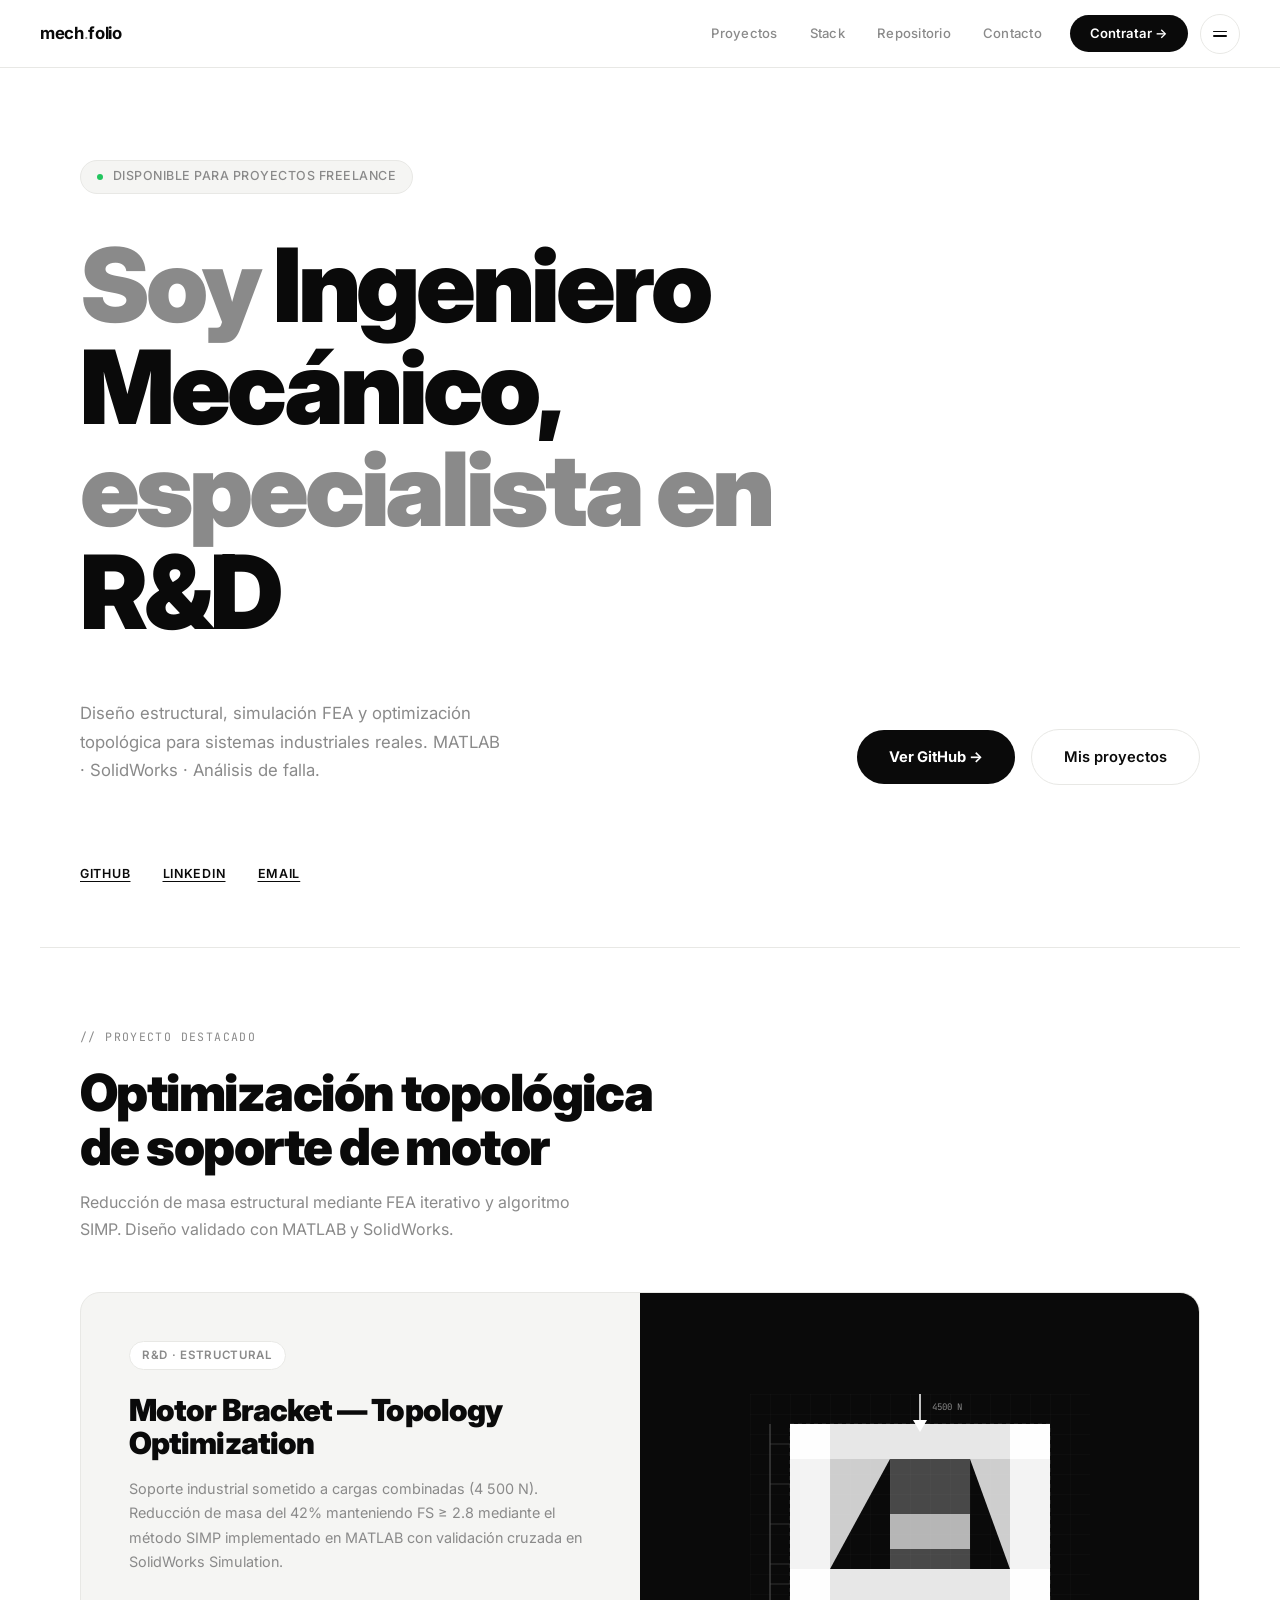
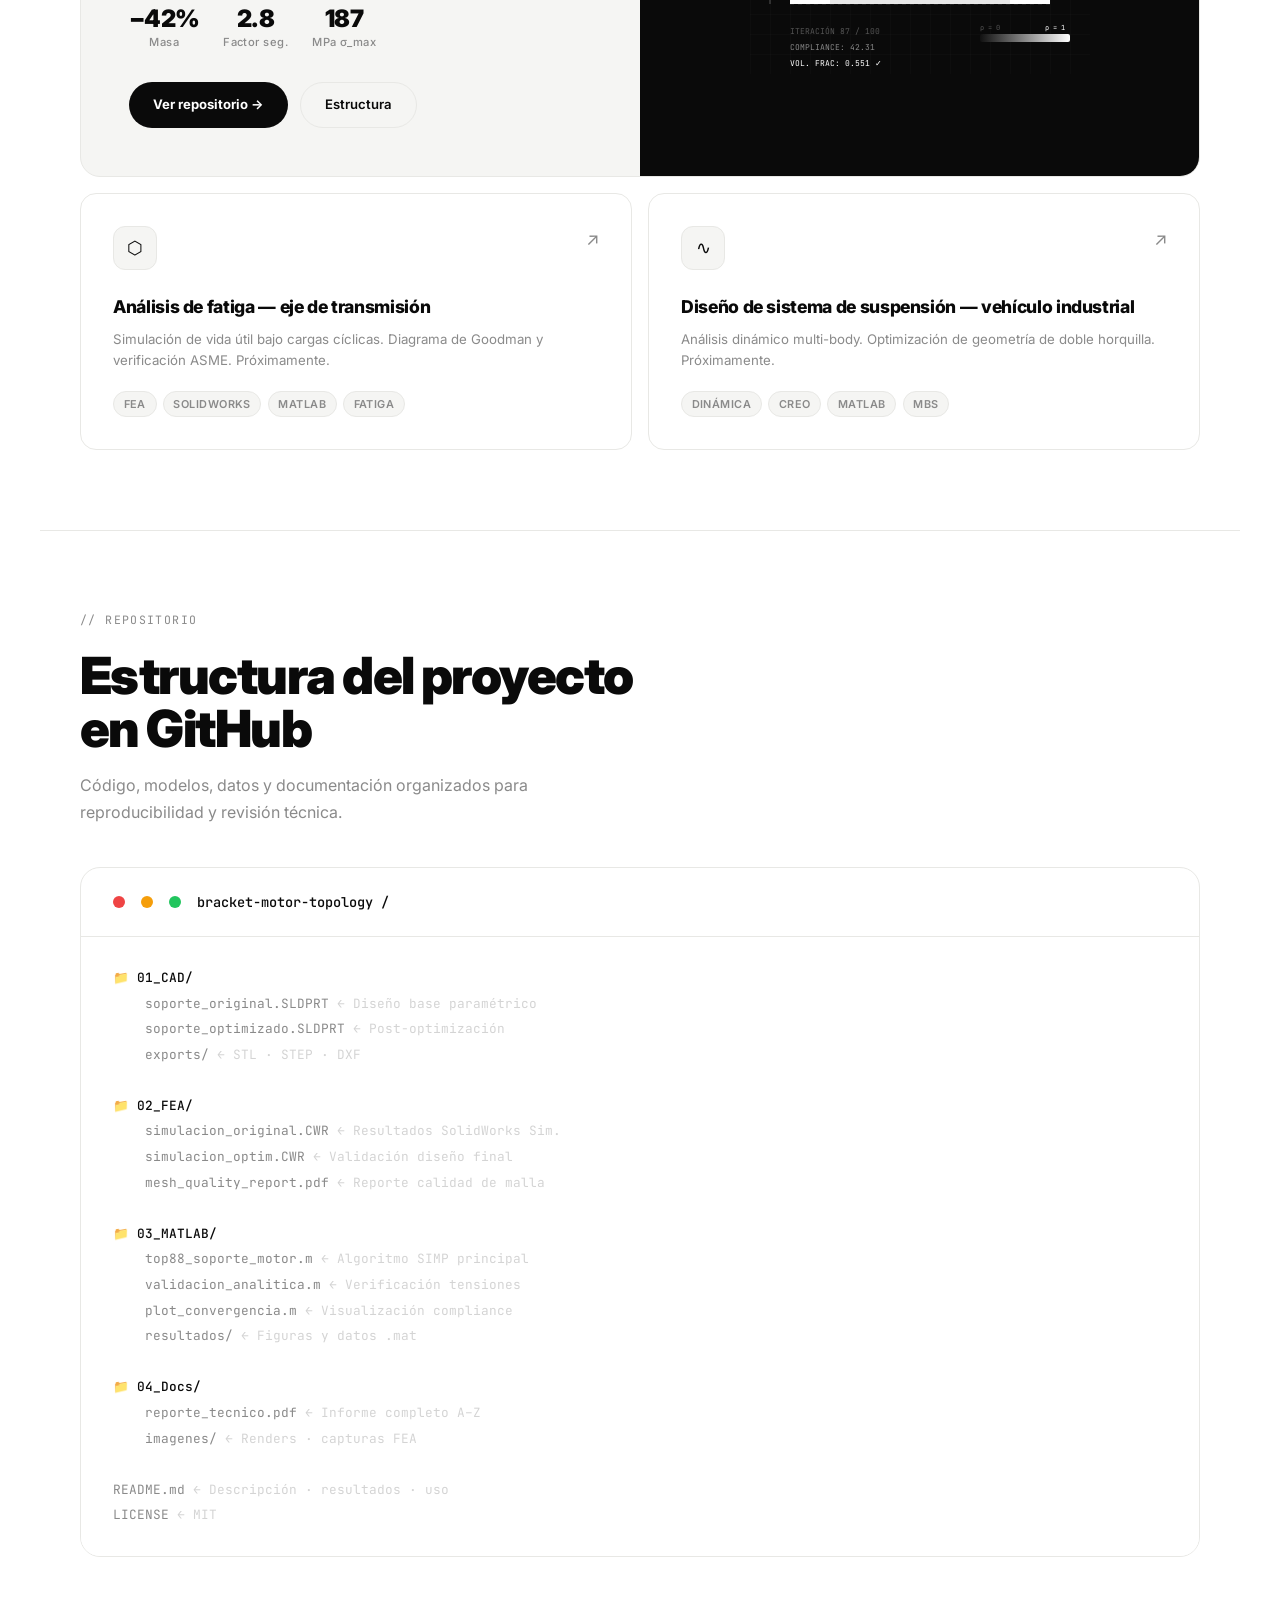
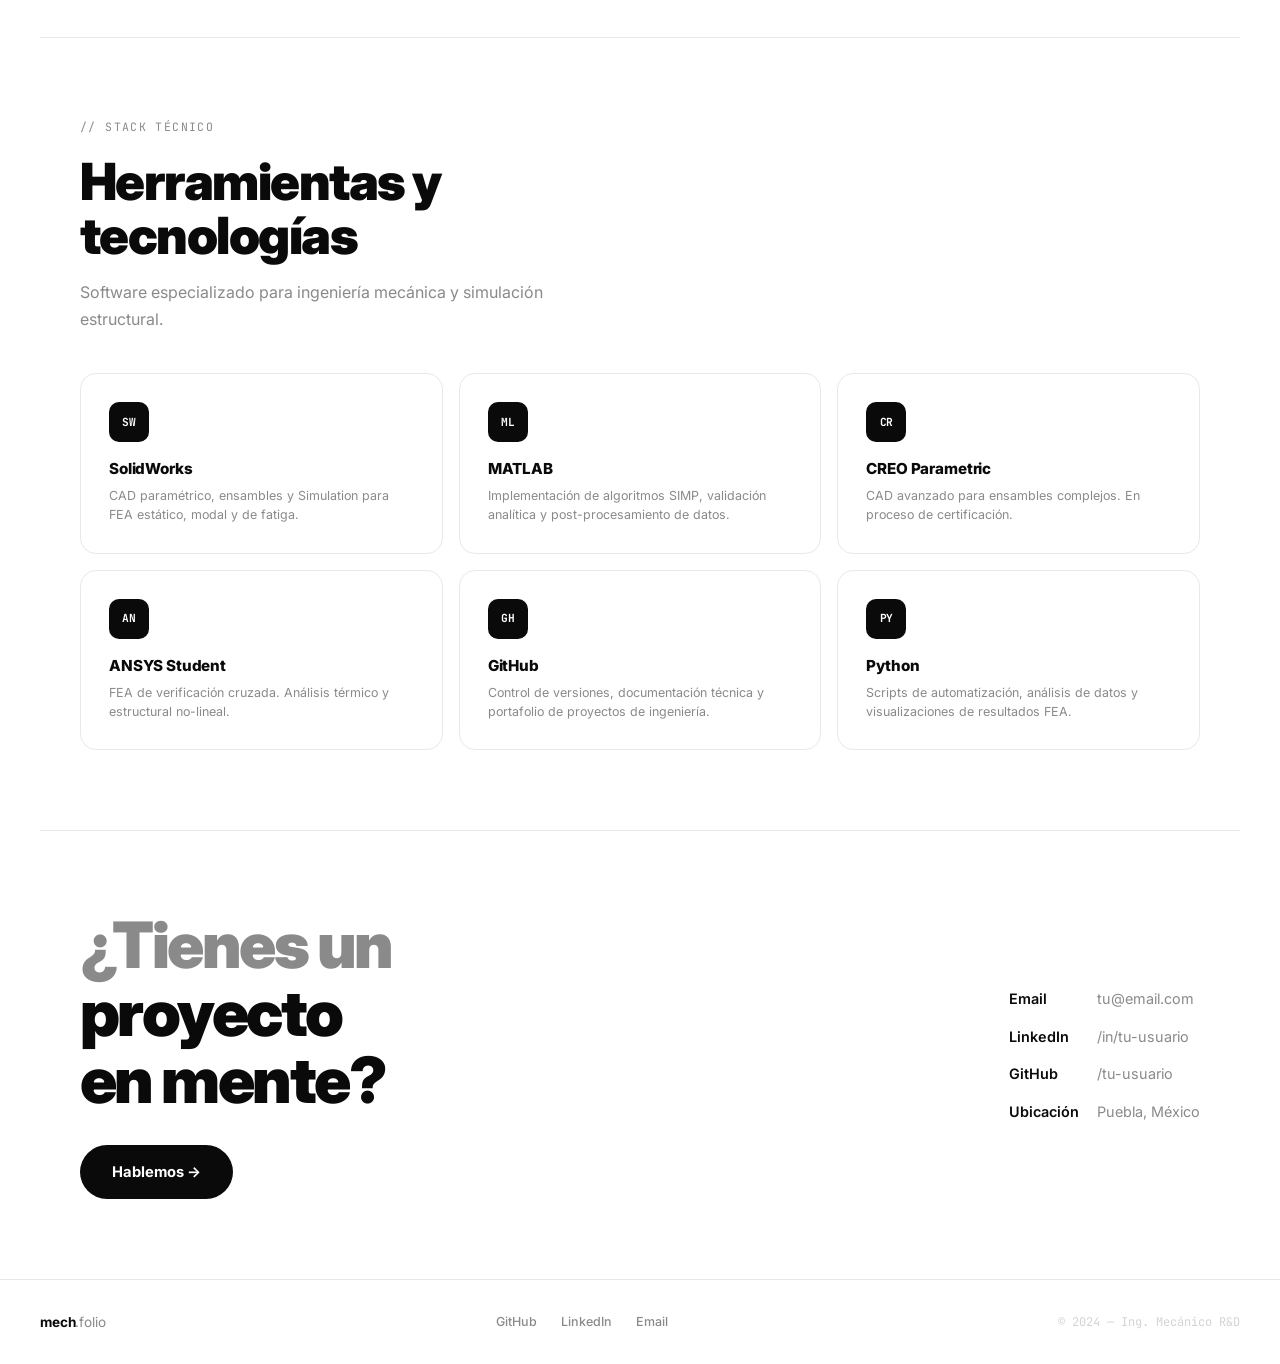
<file: portfolio-mecanico-v2.html>
<!DOCTYPE html>
<html lang="es">
<head>
<meta charset="UTF-8">
<meta name="viewport" content="width=device-width, initial-scale=1.0">
<title>Portfolio — Ingeniería Mecánica & R&D</title>
<link href="https://fonts.googleapis.com/css2?family=Inter:wght@400;500;600;700;800;900&family=JetBrains+Mono:wght@400;500&display=swap" rel="stylesheet">
<style>
  *, *::before, *::after { box-sizing: border-box; margin: 0; padding: 0; }
  html { scroll-behavior: smooth; font-size: 16px; }

  :root {
    --black: #0a0a0a;
    --gray:  #8a8a8a;
    --gray-light: #d4d4d4;
    --gray-bg: #f5f5f3;
    --white: #ffffff;
    --border: #e8e8e5;
  }

  body {
    font-family: 'Inter', sans-serif;
    background: var(--white);
    color: var(--black);
    line-height: 1.5;
    overflow-x: hidden;
  }

  /* ── NAV ── */
  nav {
    position: fixed; top: 0; left: 0; right: 0; z-index: 100;
    display: flex; align-items: center; justify-content: space-between;
    padding: 0 2.5rem; height: 68px;
    background: rgba(255,255,255,0.92);
    backdrop-filter: blur(16px);
    border-bottom: 1px solid var(--border);
  }
  .nav-logo {
    font-size: 1.05rem; font-weight: 700;
    color: var(--black); text-decoration: none;
    letter-spacing: -0.02em;
  }
  .nav-logo span { color: var(--gray); font-weight: 400; }
  .nav-right { display: flex; align-items: center; gap: 0.75rem; }
  .nav-links { display: flex; gap: 2rem; margin-right: 1rem; }
  .nav-links a {
    font-size: 0.82rem; font-weight: 500;
    color: var(--gray); text-decoration: none;
    letter-spacing: 0.02em;
    transition: color .2s;
  }
  .nav-links a:hover { color: var(--black); }
  .btn-nav {
    display: inline-flex; align-items: center; gap: 0.4rem;
    font-family: 'Inter', sans-serif;
    font-size: 0.82rem; font-weight: 600;
    padding: 0.55rem 1.25rem;
    background: var(--black); color: var(--white);
    border: none; border-radius: 100px;
    cursor: pointer; text-decoration: none;
    transition: opacity .15s;
  }
  .btn-nav:hover { opacity: 0.8; }
  .btn-menu {
    width: 40px; height: 40px;
    border: 1.5px solid var(--border);
    border-radius: 100px; background: transparent;
    display: flex; align-items: center; justify-content: center;
    cursor: pointer; gap: 3px; flex-direction: column;
    padding: 0;
  }
  .btn-menu span {
    display: block; width: 14px; height: 1.5px;
    background: var(--black); border-radius: 2px;
  }

  /* ── HERO ── */
  .hero {
    padding: 10rem 2.5rem 5rem;
    max-width: 1200px; margin: 0 auto;
    position: relative;
  }
  .hero-eyebrow {
    display: inline-flex; align-items: center; gap: 0.6rem;
    font-size: 0.78rem; font-weight: 500;
    color: var(--gray);
    background: var(--gray-bg);
    border: 1px solid var(--border);
    padding: 0.4rem 1rem; border-radius: 100px;
    letter-spacing: 0.04em; text-transform: uppercase;
    margin-bottom: 2.5rem;
  }
  .hero-eyebrow::before {
    content: ''; width: 6px; height: 6px;
    border-radius: 50%; background: #22c55e;
    flex-shrink: 0;
  }
  .hero h1 {
    font-size: clamp(3.5rem, 8vw, 7.5rem);
    font-weight: 900;
    line-height: 1.0;
    letter-spacing: -0.04em;
    max-width: 900px;
  }
  .hero h1 .muted { color: var(--gray); font-weight: 900; }
  .hero h1 .block { display: block; }
  .hero-bottom {
    display: flex; align-items: flex-end;
    justify-content: space-between; flex-wrap: wrap;
    gap: 2rem; margin-top: 3.5rem;
  }
  .hero-desc {
    font-size: 1.05rem; color: var(--gray);
    max-width: 420px; line-height: 1.7; font-weight: 400;
  }
  .hero-ctas { display: flex; align-items: center; gap: 1rem; flex-wrap: wrap; }
  .btn-primary {
    display: inline-flex; align-items: center; gap: 0.5rem;
    font-family: 'Inter', sans-serif;
    font-size: 0.92rem; font-weight: 700;
    padding: 1rem 2rem;
    background: var(--black); color: var(--white);
    border: none; border-radius: 100px;
    cursor: pointer; text-decoration: none;
    transition: opacity .15s;
  }
  .btn-primary:hover { opacity: 0.8; }
  .btn-outline {
    display: inline-flex; align-items: center; gap: 0.5rem;
    font-family: 'Inter', sans-serif;
    font-size: 0.92rem; font-weight: 600;
    padding: 1rem 2rem;
    background: transparent; color: var(--black);
    border: 1.5px solid var(--border); border-radius: 100px;
    cursor: pointer; text-decoration: none;
    transition: border-color .15s;
  }
  .btn-outline:hover { border-color: var(--black); }

  /* ── SOCIAL LINKS ── */
  .social-bar {
    max-width: 1200px; margin: 0 auto;
    padding: 0 2.5rem 4rem;
    display: flex; gap: 2rem;
  }
  .social-bar a {
    font-size: 0.78rem; font-weight: 600;
    color: var(--black); text-decoration: underline;
    text-underline-offset: 3px; letter-spacing: 0.06em;
    text-transform: uppercase;
  }
  .social-bar a:hover { color: var(--gray); }

  /* ── SECTION ── */
  .section-wrap {
    border-top: 1px solid var(--border);
    padding: 5rem 2.5rem;
    max-width: 1200px; margin: 0 auto;
  }
  .section-tag {
    font-family: 'JetBrains Mono', monospace;
    font-size: 0.72rem; color: var(--gray);
    letter-spacing: 0.12em; text-transform: uppercase;
    margin-bottom: 1.25rem;
  }
  .section-title {
    font-size: clamp(2rem, 4vw, 3.25rem);
    font-weight: 900; letter-spacing: -0.03em;
    line-height: 1.05; margin-bottom: 1rem;
  }
  .section-sub {
    font-size: 1rem; color: var(--gray);
    max-width: 500px; line-height: 1.7;
  }

  /* ── FEATURED PROJECT CARD ── */
  .project-featured {
    margin-top: 3rem;
    border-radius: 20px;
    overflow: hidden;
    border: 1px solid var(--border);
    background: var(--gray-bg);
    display: grid; grid-template-columns: 1fr 1fr;
  }
  .project-featured-info {
    padding: 3rem;
    display: flex; flex-direction: column; justify-content: space-between;
  }
  .project-tag {
    display: inline-flex; align-items: center; gap: 0.4rem;
    font-size: 0.72rem; font-weight: 600;
    color: var(--gray);
    background: var(--white);
    border: 1px solid var(--border);
    padding: 0.3rem 0.75rem; border-radius: 100px;
    letter-spacing: 0.06em; text-transform: uppercase;
    width: fit-content; margin-bottom: 1.5rem;
  }
  .project-featured-title {
    font-size: 1.9rem; font-weight: 900;
    letter-spacing: -0.03em; line-height: 1.1;
    margin-bottom: 1rem;
  }
  .project-featured-desc {
    font-size: 0.9rem; color: var(--gray);
    line-height: 1.7; margin-bottom: 2rem;
    flex: 1;
  }
  .metrics-row { display: flex; gap: 1.5rem; margin-bottom: 2rem; }
  .metric-pill {
    text-align: center;
  }
  .metric-pill .val {
    font-size: 1.5rem; font-weight: 900;
    letter-spacing: -0.03em; line-height: 1;
  }
  .metric-pill .lbl {
    font-size: 0.7rem; color: var(--gray);
    font-weight: 500; margin-top: 0.2rem;
    letter-spacing: 0.04em;
  }
  .project-featured-visual {
    background: var(--black);
    display: flex; align-items: center; justify-content: center;
    min-height: 380px; padding: 2rem;
    position: relative; overflow: hidden;
  }

  /* ── BRACKET SVG PREVIEW ── */
  .bracket-preview {
    width: 100%; max-width: 340px;
  }

  /* ── PROJECT GRID ── */
  .projects-grid {
    display: grid; grid-template-columns: 1fr 1fr;
    gap: 1rem; margin-top: 1.5rem;
  }
  .project-card {
    border: 1px solid var(--border);
    border-radius: 16px; padding: 2rem;
    background: var(--white);
    transition: border-color .2s, background .2s;
    text-decoration: none; color: inherit; display: block;
    cursor: pointer;
  }
  .project-card:hover {
    border-color: var(--black);
    background: var(--gray-bg);
  }
  .card-header {
    display: flex; justify-content: space-between;
    align-items: flex-start; margin-bottom: 1.5rem;
  }
  .card-icon {
    width: 44px; height: 44px; border-radius: 12px;
    background: var(--gray-bg); border: 1px solid var(--border);
    display: flex; align-items: center; justify-content: center;
    font-size: 1.1rem;
  }
  .card-arrow {
    font-size: 1.1rem; color: var(--gray);
    transition: transform .2s, color .2s;
  }
  .project-card:hover .card-arrow { transform: translate(3px,-3px); color: var(--black); }
  .card-title {
    font-size: 1.1rem; font-weight: 800;
    letter-spacing: -0.02em; margin-bottom: 0.5rem;
  }
  .card-desc {
    font-size: 0.83rem; color: var(--gray);
    line-height: 1.6;
  }
  .card-tags { display: flex; flex-wrap: wrap; gap: 0.4rem; margin-top: 1.25rem; }
  .tag {
    font-size: 0.68rem; font-weight: 600;
    color: var(--gray);
    background: var(--gray-bg); border: 1px solid var(--border);
    padding: 0.25rem 0.6rem; border-radius: 100px;
    letter-spacing: 0.04em; text-transform: uppercase;
  }

  /* ── REPO SECTION ── */
  .repo-card {
    border: 1px solid var(--border);
    border-radius: 20px; overflow: hidden;
    margin-top: 2.5rem;
  }
  .repo-header {
    padding: 1.5rem 2rem;
    border-bottom: 1px solid var(--border);
    display: flex; align-items: center; gap: 1rem;
  }
  .repo-dot { width: 12px; height: 12px; border-radius: 50%; }
  .repo-name {
    font-family: 'JetBrains Mono', monospace;
    font-size: 0.85rem; font-weight: 500; color: var(--black);
  }
  .repo-body {
    font-family: 'JetBrains Mono', monospace;
    font-size: 0.8rem; line-height: 2;
    padding: 1.75rem 2rem;
    background: var(--white);
    color: var(--black);
  }
  .repo-folder { color: var(--black); font-weight: 500; }
  .repo-file { color: var(--gray); }
  .repo-comment { color: var(--gray-light); }

  /* ── STACK SECTION ── */
  .stack-grid {
    display: grid; grid-template-columns: repeat(3,1fr);
    gap: 1rem; margin-top: 2.5rem;
  }
  .stack-card {
    border: 1px solid var(--border);
    border-radius: 16px; padding: 1.75rem;
    transition: border-color .2s;
  }
  .stack-card:hover { border-color: var(--black); }
  .stack-icon {
    width: 40px; height: 40px; border-radius: 10px;
    background: var(--black); color: var(--white);
    display: flex; align-items: center; justify-content: center;
    font-size: 1rem; margin-bottom: 1rem;
    font-family: 'JetBrains Mono', monospace;
    font-size: 0.7rem; font-weight: 700;
    letter-spacing: -0.02em;
  }
  .stack-name {
    font-size: 0.95rem; font-weight: 800;
    letter-spacing: -0.01em; margin-bottom: 0.4rem;
  }
  .stack-use {
    font-size: 0.78rem; color: var(--gray); line-height: 1.5;
  }

  /* ── CONTACT ── */
  .contact-wrap {
    border-top: 1px solid var(--border);
    padding: 5rem 2.5rem;
    max-width: 1200px; margin: 0 auto;
    display: flex; align-items: center; justify-content: space-between;
    flex-wrap: wrap; gap: 2.5rem;
  }
  .contact-left h2 {
    font-size: clamp(2rem, 5vw, 4rem);
    font-weight: 900; letter-spacing: -0.04em;
    line-height: 1.05;
  }
  .contact-left h2 .muted { color: var(--gray); }
  .contact-right { display: flex; flex-direction: column; gap: 1rem; }
  .contact-item {
    font-size: 0.9rem; color: var(--gray);
    text-decoration: none;
    transition: color .15s;
    display: flex; align-items: center; gap: 0.5rem;
  }
  .contact-item:hover { color: var(--black); }
  .contact-item strong { color: var(--black); font-weight: 600; min-width: 80px; }

  /* ── FOOTER ── */
  footer {
    border-top: 1px solid var(--border);
    padding: 2rem 2.5rem;
    display: flex; align-items: center; justify-content: space-between;
    flex-wrap: wrap; gap: 1rem;
  }
  .footer-brand {
    font-size: 0.85rem; font-weight: 700;
    letter-spacing: -0.01em;
  }
  .footer-brand span { color: var(--gray); font-weight: 400; }
  .footer-links { display: flex; gap: 1.5rem; }
  .footer-links a {
    font-size: 0.78rem; color: var(--gray);
    text-decoration: none; font-weight: 500;
  }
  .footer-links a:hover { color: var(--black); }
  .footer-copy {
    font-size: 0.75rem; color: var(--gray-light);
    font-family: 'JetBrains Mono', monospace;
  }

  @media (max-width: 768px) {
    nav { padding: 0 1.25rem; }
    .nav-links { display: none; }
    .hero, .social-bar, .section-wrap, .contact-wrap { padding-left: 1.25rem; padding-right: 1.25rem; }
    .hero { padding-top: 7rem; }
    .project-featured { grid-template-columns: 1fr; }
    .project-featured-visual { min-height: 220px; }
    .projects-grid, .stack-grid { grid-template-columns: 1fr; }
    footer { padding: 1.5rem 1.25rem; flex-direction: column; align-items: flex-start; }
  }
</style>
</head>
<body>

<!-- NAV -->
<nav>
  <a href="#" class="nav-logo">mech<span>.</span>folio</a>
  <div class="nav-right">
    <div class="nav-links">
      <a href="#proyectos">Proyectos</a>
      <a href="#stack">Stack</a>
      <a href="#repo">Repositorio</a>
      <a href="#contacto">Contacto</a>
    </div>
    <a href="#contacto" class="btn-nav">Contratar →</a>
    <button class="btn-menu" aria-label="Menú">
      <span></span><span></span>
    </button>
  </div>
</nav>

<!-- HERO -->
<div class="hero">
  <div class="hero-eyebrow">Disponible para proyectos Freelance</div>
  <h1>
    <span class="muted">Soy</span> Ingeniero
    <span class="block">Mecánico,</span>
    <span class="muted">especialista en</span>
    <span class="block">R&amp;D</span>
  </h1>
  <div class="hero-bottom">
    <p class="hero-desc">
      Diseño estructural, simulación FEA y optimización topológica para sistemas industriales reales. MATLAB · SolidWorks · Análisis de falla.
    </p>
    <div class="hero-ctas">
      <a href="https://github.com" target="_blank" class="btn-primary">Ver GitHub →</a>
      <a href="#proyectos" class="btn-outline">Mis proyectos</a>
    </div>
  </div>
</div>

<!-- SOCIAL BAR -->
<div class="social-bar">
  <a href="https://github.com" target="_blank">GITHUB</a>
  <a href="https://linkedin.com" target="_blank">LINKEDIN</a>
  <a href="mailto:tu@email.com">EMAIL</a>
</div>

<!-- FEATURED PROJECT -->
<div id="proyectos" class="section-wrap">
  <div class="section-tag">// Proyecto destacado</div>
  <h2 class="section-title">Optimización topológica<br>de soporte de motor</h2>
  <p class="section-sub">Reducción de masa estructural mediante FEA iterativo y algoritmo SIMP. Diseño validado con MATLAB y SolidWorks.</p>

  <div class="project-featured">
    <div class="project-featured-info">
      <div>
        <div class="project-tag">R&amp;D · Estructural</div>
        <div class="project-featured-title">Motor Bracket — Topology Optimization</div>
        <p class="project-featured-desc">
          Soporte industrial sometido a cargas combinadas (4 500 N). Reducción de masa del 42% manteniendo FS ≥ 2.8 mediante el método SIMP implementado en MATLAB con validación cruzada en SolidWorks Simulation.
        </p>
      </div>
      <div>
        <div class="metrics-row">
          <div class="metric-pill">
            <div class="val">−42%</div>
            <div class="lbl">Masa</div>
          </div>
          <div class="metric-pill">
            <div class="val">2.8</div>
            <div class="lbl">Factor seg.</div>
          </div>
          <div class="metric-pill">
            <div class="val">187</div>
            <div class="lbl">MPa σ_max</div>
          </div>
        </div>
        <div style="display:flex;gap:0.75rem;flex-wrap:wrap">
          <a href="https://github.com" target="_blank" class="btn-primary" style="font-size:0.82rem;padding:0.75rem 1.5rem">Ver repositorio →</a>
          <a href="#repo" class="btn-outline" style="font-size:0.82rem;padding:0.75rem 1.5rem">Estructura</a>
        </div>
      </div>
    </div>

    <!-- Visual panel -->
    <div class="project-featured-visual">
      <svg class="bracket-preview" viewBox="0 0 340 280" fill="none" xmlns="http://www.w3.org/2000/svg">
        <!-- Grid background -->
        <defs>
          <pattern id="grid" width="20" height="20" patternUnits="userSpaceOnUse">
            <path d="M 20 0 L 0 0 0 20" fill="none" stroke="#1a1a1a" stroke-width="0.5"/>
          </pattern>
          <linearGradient id="topo" x1="0" y1="0" x2="1" y2="0">
            <stop offset="0%" stop-color="#111"/>
            <stop offset="50%" stop-color="#e5e5e5"/>
            <stop offset="100%" stop-color="#fff"/>
          </linearGradient>
        </defs>
        <rect width="340" height="280" fill="url(#grid)"/>

        <!-- Topology result representation -->
        <!-- Domain boundary -->
        <rect x="40" y="30" width="260" height="180" fill="none" stroke="#333" stroke-width="1" stroke-dasharray="4 4"/>

        <!-- Solid material zones (white = material) -->
        <rect x="40" y="30" width="40" height="180" fill="#ffffff" opacity="0.95"/>
        <rect x="260" y="30" width="40" height="180" fill="#ffffff" opacity="0.95"/>
        <rect x="40" y="30" width="260" height="35" fill="#ffffff" opacity="0.9"/>
        <rect x="40" y="175" width="260" height="35" fill="#ffffff" opacity="0.9"/>
        <!-- Diagonal struts -->
        <polygon points="80,65 140,65 80,175" fill="#ffffff" opacity="0.8"/>
        <polygon points="220,65 260,65 260,175" fill="#ffffff" opacity="0.8"/>
        <!-- Center beam -->
        <rect x="140" y="120" width="80" height="35" fill="#ffffff" opacity="0.7"/>
        <!-- Partial density zones -->
        <rect x="140" y="65" width="80" height="55" fill="#ffffff" opacity="0.25"/>
        <rect x="140" y="155" width="80" height="20" fill="#ffffff" opacity="0.25"/>

        <!-- Load arrow -->
        <line x1="170" y1="0" x2="170" y2="30" stroke="#fff" stroke-width="1.5"/>
        <polygon points="163,26 177,26 170,38" fill="#fff"/>
        <text x="182" y="16" fill="#888" font-family="'JetBrains Mono',monospace" font-size="9">4500 N</text>

        <!-- Fixed BC -->
        <g>
          <line x1="20" y1="30" x2="20" y2="210" stroke="#555" stroke-width="1"/>
          <line x1="20" y1="50" x2="40" y2="50" stroke="#555" stroke-width="0.5"/>
          <line x1="20" y1="90" x2="40" y2="90" stroke="#555" stroke-width="0.5"/>
          <line x1="20" y1="130" x2="40" y2="130" stroke="#555" stroke-width="0.5"/>
          <line x1="20" y1="170" x2="40" y2="170" stroke="#555" stroke-width="0.5"/>
          <line x1="20" y1="190" x2="40" y2="190" stroke="#555" stroke-width="0.5"/>
        </g>

        <!-- Labels -->
        <text x="40" y="240" fill="#555" font-family="'JetBrains Mono',monospace" font-size="8">ITERACIÓN 87 / 100</text>
        <text x="40" y="256" fill="#888" font-family="'JetBrains Mono',monospace" font-size="8">COMPLIANCE: 42.31</text>
        <text x="40" y="272" fill="#fff" font-family="'JetBrains Mono',monospace" font-size="8">VOL. FRAC: 0.551 ✓</text>

        <!-- Color scale -->
        <defs>
          <linearGradient id="scale" x1="0" y1="0" x2="1" y2="0">
            <stop offset="0%" stop-color="#111"/>
            <stop offset="100%" stop-color="#ffffff"/>
          </linearGradient>
        </defs>
        <rect x="230" y="240" width="90" height="8" fill="url(#scale)" rx="2"/>
        <text x="230" y="236" fill="#555" font-family="'JetBrains Mono',monospace" font-size="7">ρ = 0</text>
        <text x="295" y="236" fill="#fff" font-family="'JetBrains Mono',monospace" font-size="7">ρ = 1</text>
      </svg>
    </div>
  </div>

  <!-- Other projects grid -->
  <div class="projects-grid" style="margin-top:1rem">
    <div class="project-card">
      <div class="card-header">
        <div class="card-icon">⬡</div>
        <span class="card-arrow">↗</span>
      </div>
      <div class="card-title">Análisis de fatiga — eje de transmisión</div>
      <p class="card-desc">Simulación de vida útil bajo cargas cíclicas. Diagrama de Goodman y verificación ASME. Próximamente.</p>
      <div class="card-tags">
        <span class="tag">FEA</span>
        <span class="tag">SolidWorks</span>
        <span class="tag">MATLAB</span>
        <span class="tag">Fatiga</span>
      </div>
    </div>
    <div class="project-card">
      <div class="card-header">
        <div class="card-icon">∿</div>
        <span class="card-arrow">↗</span>
      </div>
      <div class="card-title">Diseño de sistema de suspensión — vehículo industrial</div>
      <p class="card-desc">Análisis dinámico multi-body. Optimización de geometría de doble horquilla. Próximamente.</p>
      <div class="card-tags">
        <span class="tag">Dinámica</span>
        <span class="tag">CREO</span>
        <span class="tag">MATLAB</span>
        <span class="tag">MBS</span>
      </div>
    </div>
  </div>
</div>

<!-- REPO SECTION -->
<div id="repo" class="section-wrap">
  <div class="section-tag">// Repositorio</div>
  <h2 class="section-title">Estructura del proyecto<br>en GitHub</h2>
  <p class="section-sub">Código, modelos, datos y documentación organizados para reproducibilidad y revisión técnica.</p>

  <div class="repo-card">
    <div class="repo-header">
      <div class="repo-dot" style="background:#ef4444"></div>
      <div class="repo-dot" style="background:#f59e0b"></div>
      <div class="repo-dot" style="background:#22c55e"></div>
      <div class="repo-name">bracket-motor-topology /</div>
    </div>
    <div class="repo-body">
<span class="repo-folder">📁 01_CAD/</span><br>
&nbsp;&nbsp;&nbsp;&nbsp;<span class="repo-file">soporte_original.SLDPRT</span>    <span class="repo-comment">← Diseño base paramétrico</span><br>
&nbsp;&nbsp;&nbsp;&nbsp;<span class="repo-file">soporte_optimizado.SLDPRT</span>  <span class="repo-comment">← Post-optimización</span><br>
&nbsp;&nbsp;&nbsp;&nbsp;<span class="repo-file">exports/</span>                    <span class="repo-comment">← STL · STEP · DXF</span><br>
<br>
<span class="repo-folder">📁 02_FEA/</span><br>
&nbsp;&nbsp;&nbsp;&nbsp;<span class="repo-file">simulacion_original.CWR</span>    <span class="repo-comment">← Resultados SolidWorks Sim.</span><br>
&nbsp;&nbsp;&nbsp;&nbsp;<span class="repo-file">simulacion_optim.CWR</span>       <span class="repo-comment">← Validación diseño final</span><br>
&nbsp;&nbsp;&nbsp;&nbsp;<span class="repo-file">mesh_quality_report.pdf</span>    <span class="repo-comment">← Reporte calidad de malla</span><br>
<br>
<span class="repo-folder">📁 03_MATLAB/</span><br>
&nbsp;&nbsp;&nbsp;&nbsp;<span class="repo-file">top88_soporte_motor.m</span>      <span class="repo-comment">← Algoritmo SIMP principal</span><br>
&nbsp;&nbsp;&nbsp;&nbsp;<span class="repo-file">validacion_analitica.m</span>     <span class="repo-comment">← Verificación tensiones</span><br>
&nbsp;&nbsp;&nbsp;&nbsp;<span class="repo-file">plot_convergencia.m</span>        <span class="repo-comment">← Visualización compliance</span><br>
&nbsp;&nbsp;&nbsp;&nbsp;<span class="repo-file">resultados/</span>                <span class="repo-comment">← Figuras y datos .mat</span><br>
<br>
<span class="repo-folder">📁 04_Docs/</span><br>
&nbsp;&nbsp;&nbsp;&nbsp;<span class="repo-file">reporte_tecnico.pdf</span>        <span class="repo-comment">← Informe completo A–Z</span><br>
&nbsp;&nbsp;&nbsp;&nbsp;<span class="repo-file">imagenes/</span>                  <span class="repo-comment">← Renders · capturas FEA</span><br>
<br>
<span class="repo-file">README.md</span>                         <span class="repo-comment">← Descripción · resultados · uso</span><br>
<span class="repo-file">LICENSE</span>                           <span class="repo-comment">← MIT</span>
    </div>
  </div>
</div>

<!-- STACK -->
<div id="stack" class="section-wrap">
  <div class="section-tag">// Stack técnico</div>
  <h2 class="section-title">Herramientas y<br>tecnologías</h2>
  <p class="section-sub">Software especializado para ingeniería mecánica y simulación estructural.</p>

  <div class="stack-grid">
    <div class="stack-card">
      <div class="stack-icon">SW</div>
      <div class="stack-name">SolidWorks</div>
      <div class="stack-use">CAD paramétrico, ensambles y Simulation para FEA estático, modal y de fatiga.</div>
    </div>
    <div class="stack-card">
      <div class="stack-icon">ML</div>
      <div class="stack-name">MATLAB</div>
      <div class="stack-use">Implementación de algoritmos SIMP, validación analítica y post-procesamiento de datos.</div>
    </div>
    <div class="stack-card">
      <div class="stack-icon">CR</div>
      <div class="stack-name">CREO Parametric</div>
      <div class="stack-use">CAD avanzado para ensambles complejos. En proceso de certificación.</div>
    </div>
    <div class="stack-card">
      <div class="stack-icon">AN</div>
      <div class="stack-name">ANSYS Student</div>
      <div class="stack-use">FEA de verificación cruzada. Análisis térmico y estructural no-lineal.</div>
    </div>
    <div class="stack-card">
      <div class="stack-icon">GH</div>
      <div class="stack-name">GitHub</div>
      <div class="stack-use">Control de versiones, documentación técnica y portafolio de proyectos de ingeniería.</div>
    </div>
    <div class="stack-card">
      <div class="stack-icon">PY</div>
      <div class="stack-name">Python</div>
      <div class="stack-use">Scripts de automatización, análisis de datos y visualizaciones de resultados FEA.</div>
    </div>
  </div>
</div>

<!-- CONTACT -->
<div id="contacto" class="contact-wrap">
  <div class="contact-left">
    <h2>
      <span class="muted">¿Tienes un</span><br>
      proyecto<br>en mente?
    </h2>
    <a href="mailto:tu@email.com" class="btn-primary" style="margin-top:2rem;display:inline-flex">Hablemos →</a>
  </div>
  <div class="contact-right">
    <a href="mailto:tu@email.com" class="contact-item">
      <strong>Email</strong> tu@email.com
    </a>
    <a href="https://linkedin.com" class="contact-item" target="_blank">
      <strong>LinkedIn</strong> /in/tu-usuario
    </a>
    <a href="https://github.com" class="contact-item" target="_blank">
      <strong>GitHub</strong> /tu-usuario
    </a>
    <a href="#" class="contact-item">
      <strong>Ubicación</strong> Puebla, México
    </a>
  </div>
</div>

<!-- FOOTER -->
<footer>
  <div class="footer-brand">mech<span>.folio</span></div>
  <div class="footer-links">
    <a href="https://github.com" target="_blank">GitHub</a>
    <a href="https://linkedin.com" target="_blank">LinkedIn</a>
    <a href="mailto:tu@email.com">Email</a>
  </div>
  <div class="footer-copy">© 2024 — Ing. Mecánico R&D</div>
</footer>

</body>
</html>
</file>
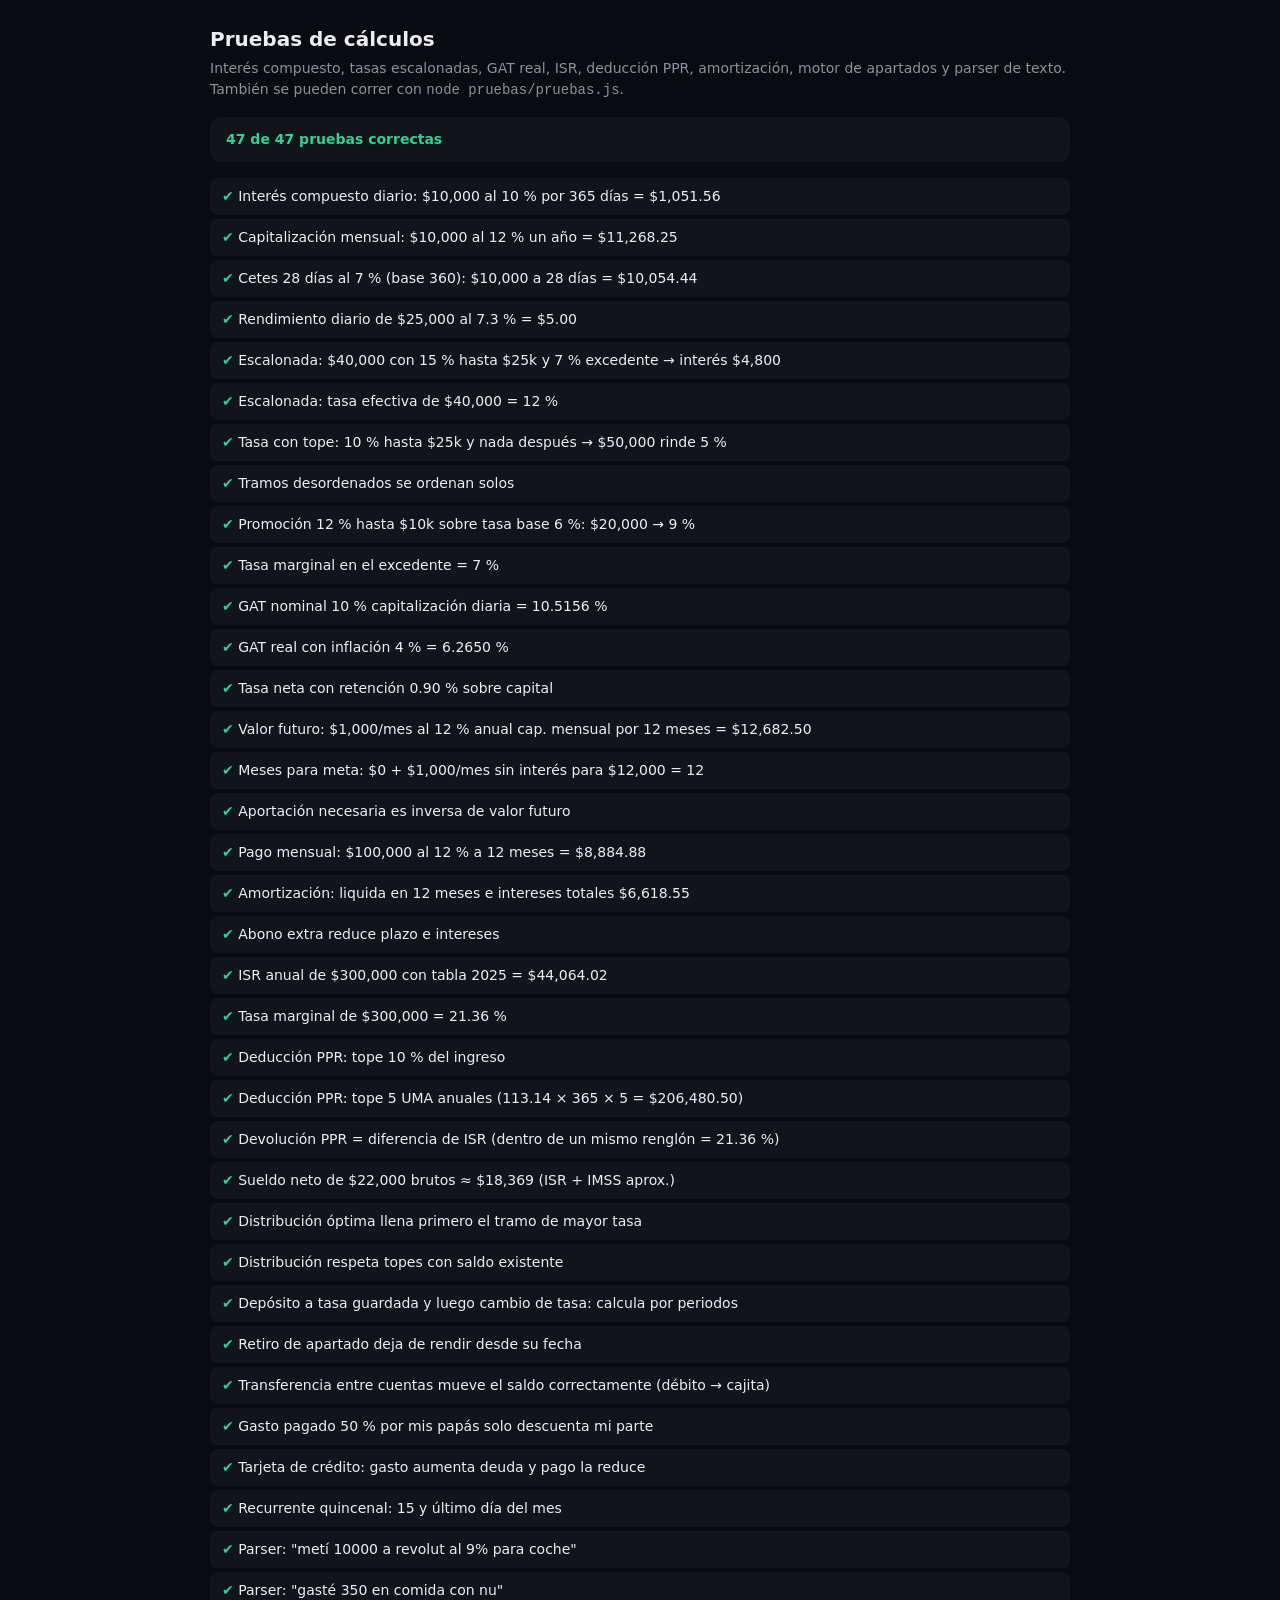
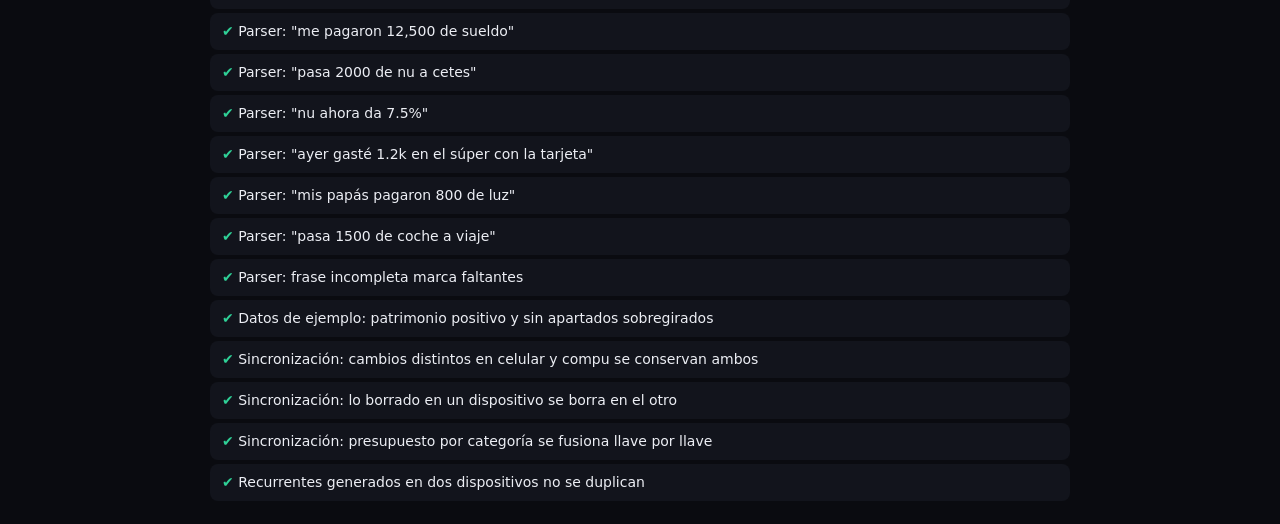
<file: mi-vida-financiera/pruebas/pruebas.html>
<!doctype html>
<html lang="es-MX">
<head>
  <meta charset="utf-8">
  <meta name="viewport" content="width=device-width, initial-scale=1">
  <title>Pruebas · Mi Vida Financiera</title>
  <style>
    :root { color-scheme: dark; --bg: #0a0b10; --surface: #12141c; --text: #eceef4; --muted: #8a91a3; --ok: #2fd197; --mal: #ff6b81; }
    body { margin: 0; padding: 24px 16px; background: var(--bg); color: var(--text); font: 14px/1.5 system-ui, -apple-system, 'Segoe UI', sans-serif; }
    main { max-width: 860px; margin: 0 auto; }
    h1 { font-size: 20px; margin: 0 0 4px; }
    p { color: var(--muted); margin: 0 0 16px; }
    .resumen { padding: 12px 16px; border-radius: 12px; background: var(--surface); font-weight: 600; margin-bottom: 16px; }
    ul { list-style: none; padding: 0; margin: 0; display: grid; gap: 4px; }
    li { padding: 8px 12px; border-radius: 8px; background: var(--surface); }
    li.ok::before { content: '✔  '; color: var(--ok); }
    li.mal::before { content: '✘  '; color: var(--mal); }
    li small { display: block; color: var(--mal); }
  </style>
</head>
<body>
  <main>
    <h1>Pruebas de cálculos</h1>
    <p>Interés compuesto, tasas escalonadas, GAT real, ISR, deducción PPR, amortización, motor de apartados y parser de texto. También se pueden correr con <code>node pruebas/pruebas.js</code>.</p>
    <div class="resumen" id="resumen">Ejecutando…</div>
    <ul id="lista"></ul>
  </main>
  <script src="../js/finanzas.js"></script>
  <script src="../js/formato.js"></script>
  <script src="../js/motor.js"></script>
  <script src="../js/estado.js"></script>
  <script src="../js/parser.js"></script>
  <script src="../js/consejos.js"></script>
  <script src="../js/demo.js"></script>
  <script src="../js/sincronizacion.js"></script>
  <script src="pruebas.js"></script>
  <script>
    (function () {
      var r = window.Pruebas.resultados, mal = window.Pruebas.fallidas.length;
      var esc = function (s) { return String(s).replace(/[&<>]/g, function (c) { return { '&': '&amp;', '<': '&lt;', '>': '&gt;' }[c]; }); };
      document.getElementById('resumen').textContent = (r.length - mal) + ' de ' + r.length + ' pruebas correctas' + (mal ? ' · ' + mal + ' fallaron' : '');
      document.getElementById('resumen').style.color = mal ? 'var(--mal)' : 'var(--ok)';
      document.getElementById('lista').innerHTML = r.map(function (x) { return '<li class="' + (x.ok ? 'ok' : 'mal') + '">' + esc(x.nombre) + (x.ok ? '' : '<small>' + esc(x.error) + '</small>') + '</li>'; }).join('');
    })();
  </script>
</body>
</html>
</file>
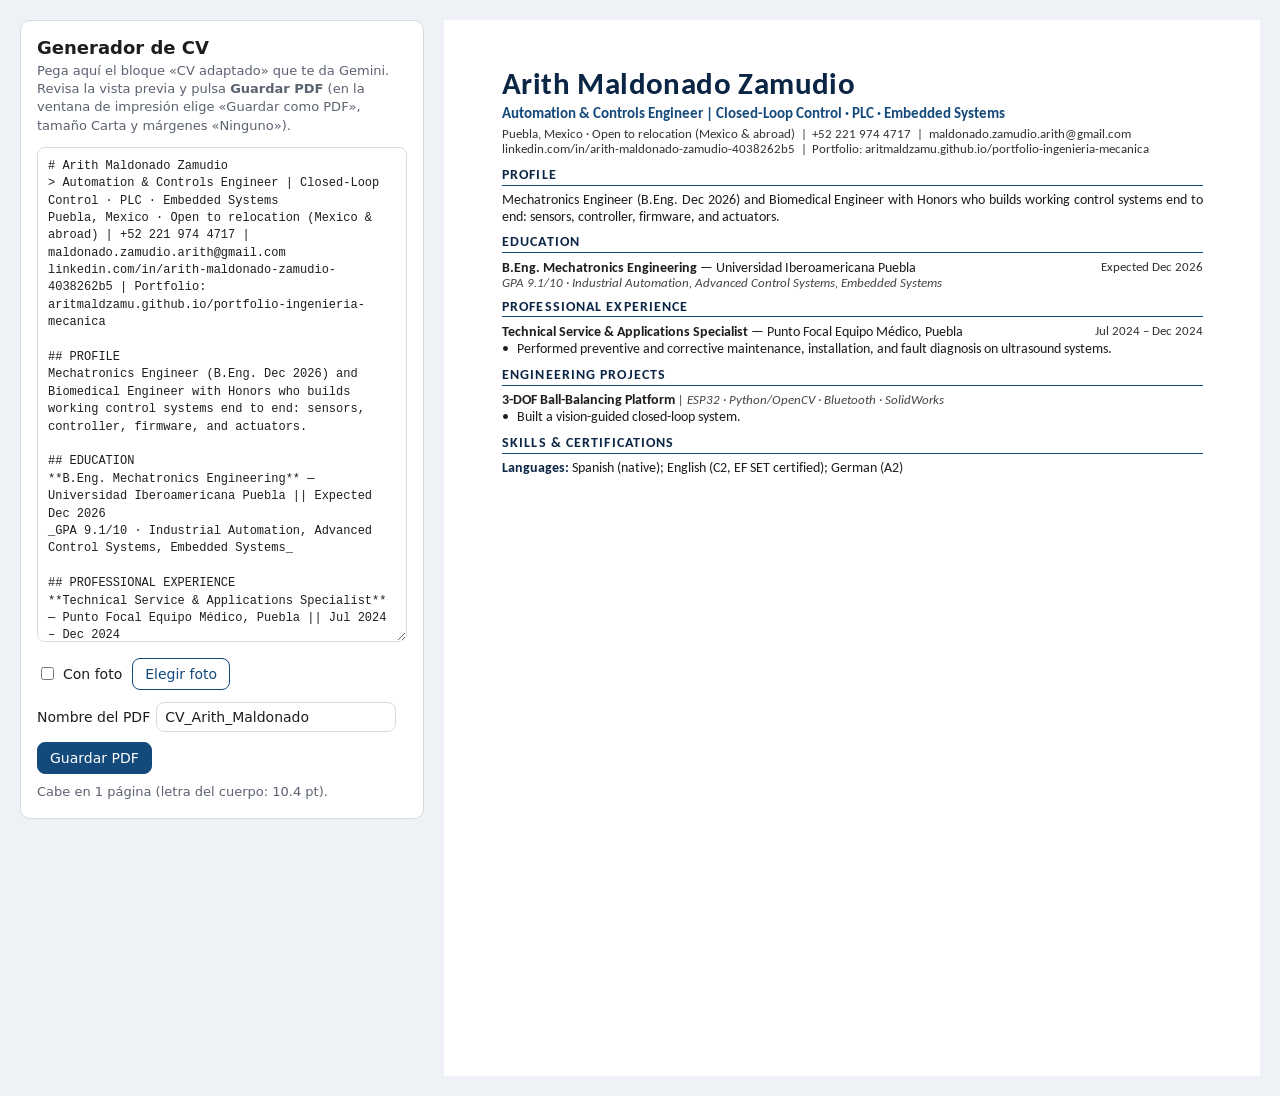
<file: skills/cv-ats-adaptador/generar_cv.html>
<!doctype html>
<html lang="es">
<head>
<meta charset="utf-8">
<meta name="viewport" content="width=device-width, initial-scale=1">
<title>Generador de CV</title>
<link rel="preconnect" href="https://fonts.googleapis.com">
<link rel="preconnect" href="https://fonts.gstatic.com" crossorigin>
<link href="https://fonts.googleapis.com/css2?family=Carlito:ital,wght@0,400;0,700;1,400;1,700&display=swap" rel="stylesheet">
<style>
  /* ---------- Herramienta (no se imprime) ---------- */
  :root {
    --ui-bg: #eef1f5;
    --ui-panel: #ffffff;
    --ui-text: #1d1d1f;
    --ui-muted: #5b6270;
    --ui-accent: #13497b;
    --ui-border: #d5dbe3;
    --ui-warn: #b42318;
  }
  * { box-sizing: border-box; }
  body {
    margin: 0;
    background: var(--ui-bg);
    color: var(--ui-text);
    font-family: system-ui, -apple-system, "Segoe UI", sans-serif;
  }
  .tool {
    display: grid;
    grid-template-columns: minmax(320px, 1fr) auto;
    gap: 20px;
    padding: 20px;
    align-items: start;
  }
  .panel {
    background: var(--ui-panel);
    border: 1px solid var(--ui-border);
    border-radius: 10px;
    padding: 16px;
    position: sticky;
    top: 20px;
  }
  .panel h1 { font-size: 18px; margin: 0 0 4px; }
  .panel p { margin: 0 0 12px; color: var(--ui-muted); font-size: 13px; line-height: 1.4; }
  textarea {
    width: 100%;
    height: 55vh;
    font: 12px/1.45 ui-monospace, Consolas, monospace;
    border: 1px solid var(--ui-border);
    border-radius: 8px;
    padding: 10px;
    resize: vertical;
    color: var(--ui-text);
  }
  .controls { display: flex; flex-wrap: wrap; gap: 10px; align-items: center; margin-top: 12px; font-size: 14px; }
  .controls label { display: flex; gap: 6px; align-items: center; cursor: pointer; }
  button, .file {
    font: inherit;
    border: 1px solid var(--ui-accent);
    background: #fff;
    color: var(--ui-accent);
    border-radius: 8px;
    padding: 7px 12px;
    cursor: pointer;
  }
  button.primary { background: var(--ui-accent); color: #fff; }
  .file input { display: none; }
  .controls input[type="text"] { font: inherit; padding: 6px 8px; border: 1px solid var(--ui-border); border-radius: 8px; width: 240px; color: var(--ui-text); }
  .status { margin-top: 10px; font-size: 13px; color: var(--ui-muted); min-height: 1.4em; }
  .status.warn { color: var(--ui-warn); font-weight: 600; }
  .preview { overflow-x: auto; }
  .sheet-wrap { box-shadow: 0 2px 12px rgba(0,0,0,.15); background: #fff; }
  @media (max-width: 1100px) {
    .tool { grid-template-columns: 1fr; }
    .panel { position: static; }
  }

  /* ---------- CV (idéntico a los PDFs finales) ---------- */
  .cv {
    width: 8.5in;
    height: 11in;
    padding: 34.8pt 43pt 0 43.5pt;
    background: #fff;
    font-family: Carlito, Calibri, sans-serif;
    font-size: var(--fs, 10.2pt);
    line-height: 1.245;
    color: #1d1d1f;
    overflow: hidden;
    position: relative;
    font-variant-ligatures: none; /* "fi" sin ligadura: el ATS lee "firmware", no "ﬁrmware" */
  }
  /* Sin position en el texto: así el PDF guarda el texto en orden de lectura (nombre → … → habilidades). */
  .cv .head { padding-bottom: 1.5pt; }
  .cv .head.with-photo { padding-right: 76pt; }
  .cv .photo {
    display: none;
    position: absolute;
    top: 37.2pt;
    right: 43pt;
    width: 63.7pt;
    height: 79.5pt;
    object-fit: cover;
    border: 0.75pt solid #c9d3df;
    border-radius: 3pt;
  }
  .cv .head.with-photo .photo { display: block; }
  .cv .name { font-size: 23pt; font-weight: 700; color: #0b2545; line-height: 1.15; letter-spacing: 0.3pt; margin: 0; }
  .cv .title { font-size: 11.6pt; font-weight: 700; color: #13497b; margin: 1.5pt 0 2.6pt; line-height: 1.2; }
  .cv .contact { font-size: 9.4pt; color: #333; line-height: 1.2; margin: 0; }
  .cv .contact .sep { padding: 0 4.25pt; }
  .cv a { color: inherit; text-decoration: none; }
  .cv h2 {
    font-size: 10.6pt;
    font-weight: 700;
    color: #0b2545;
    text-transform: uppercase;
    letter-spacing: 0.078em;
    margin: 6.8pt 0 4.3pt;
    padding-bottom: 0.6pt;
    border-bottom: 0.75pt solid #13497b;
    line-height: 1.2;
  }
  .cv p { margin: 0; }
  .cv .para { text-align: justify; line-height: 1.2255; }
  .cv .entry { display: flex; justify-content: space-between; gap: 10pt; }
  .cv .detail + .entry { margin-top: 4.85pt; }
  .cv ul + .entry { margin-top: 2.5pt; }
  .cv .entry .right { font-size: 9.6pt; color: #333; white-space: nowrap; }
  .cv .entry b { font-weight: 700; }
  .cv .tools, .cv .detail { font-style: italic; font-size: 9.4pt; color: #444; }
  .cv .tools { line-height: 0; }
  .cv .detail { line-height: 10.2pt; }
  .cv ul { margin: 0; padding: 0; list-style: none; }
  .cv li { padding-left: 11.2pt; }
  .cv li + li { margin-top: 0.1225em; }
  .cv li::before {
    content: "•";
    display: inline-block;
    width: 11.2pt;
    margin-left: -11.2pt;
  }
  .cv .nw { white-space: nowrap; }
  .cv .skill + .skill { margin-top: 0.1225em; }
  .cv .skill b { color: #0b2545; }

  @page { size: letter; margin: 0; }
  @media print {
    body { background: #fff; }
    .panel { display: none; }
    .tool { display: block; padding: 0; }
    .sheet-wrap { box-shadow: none; }
  }
</style>
</head>
<body>
<div class="tool">
  <section class="panel">
    <h1>Generador de CV</h1>
    <p>Pega aquí el bloque «CV adaptado» que te da Gemini. Revisa la vista previa y pulsa <b>Guardar PDF</b> (en la ventana de impresión elige «Guardar como PDF», tamaño Carta y márgenes «Ninguno»).</p>
    <textarea id="src" spellcheck="false"></textarea>
    <div class="controls">
      <label><input type="checkbox" id="withPhoto"> Con foto</label>
      <label class="file">Elegir foto<input type="file" id="photoFile" accept="image/*"></label>
    </div>
    <div class="controls">
      <label>Nombre del PDF <input type="text" id="fileName" value="CV_Arith_Maldonado" spellcheck="false"></label>
      <button class="primary" id="print">Guardar PDF</button>
    </div>
    <div class="status" id="status"></div>
  </section>
  <section class="preview">
    <div class="sheet-wrap"><article class="cv" id="cv"></article></div>
  </section>
</div>

<script>
const EJEMPLO = `# Arith Maldonado Zamudio
> Automation & Controls Engineer | Closed-Loop Control · PLC · Embedded Systems
Puebla, Mexico · Open to relocation (Mexico & abroad) | +52 221 974 4717 | maldonado.zamudio.arith@gmail.com
linkedin.com/in/arith-maldonado-zamudio-4038262b5 | Portfolio: aritmaldzamu.github.io/portfolio-ingenieria-mecanica

## PROFILE
Mechatronics Engineer (B.Eng. Dec 2026) and Biomedical Engineer with Honors who builds working control systems end to end: sensors, controller, firmware, and actuators.

## EDUCATION
**B.Eng. Mechatronics Engineering** — Universidad Iberoamericana Puebla || Expected Dec 2026
_GPA 9.1/10 · Industrial Automation, Advanced Control Systems, Embedded Systems_

## PROFESSIONAL EXPERIENCE
**Technical Service & Applications Specialist** — Punto Focal Equipo Médico, Puebla || Jul 2024 – Dec 2024
- Performed preventive and corrective maintenance, installation, and fault diagnosis on ultrasound systems.

## ENGINEERING PROJECTS
**3-DOF Ball-Balancing Platform** | _ESP32 · Python/OpenCV · Bluetooth · SolidWorks_
- Built a vision-guided closed-loop system.

## SKILLS & CERTIFICATIONS
**Languages:** Spanish (native); English (C2, EF SET certified); German (A2)`;

const $ = (id) => document.getElementById(id);
const store = {
  get(k) { try { return localStorage.getItem(k); } catch { return null; } },
  set(k, v) { try { localStorage.setItem(k, v); } catch {} },
};

function esc(s) {
  return s.replace(/&/g, "&amp;").replace(/</g, "&lt;").replace(/>/g, "&gt;");
}

// **negrita**, "| _herramientas_" y _cursiva_
function inline(s) {
  let h = esc(s.trim());
  h = h.replace(/\*\*(.+?)\*\*/g, "<b>$1</b>");
  h = h.replace(/\|\s*_(.+?)_(?=\s*$)/g, '<span class="tools">| $1</span>');
  h = h.replace(/(^|[\s(])_(.+?)_(?=$|[\s),.;:])/g, '$1<i>$2</i>');
  // No partir palabras con guion al final del renglón ("flat-panel", "follow-up"):
  // algunos ATS las leen como "flatpanel" y la palabra clave ya no coincide.
  h = h.replace(/(^|>)([^<]+)/g, (m, a, t) => a + t.replace(/[^\s-]+(-[^\s-]+)+/g, (w) => `<span class="nw">${w}</span>`));
  return h;
}

// Enlaces reales, igual que en tus PDFs originales. Sin "https://" el visor de PDF
// abre "linkedin.com/..." como si fuera un archivo de tu computadora.
function link(text, href) {
  return `<a href="${esc(href)}">${esc(text)}</a>`;
}

function linkify(part) {
  const email = part.match(/[\w.+-]+@[\w-]+(\.[\w-]+)+/);
  if (email) return esc(part.slice(0, email.index)) + link(email[0], "mailto:" + email[0]) + esc(part.slice(email.index + email[0].length));
  const phone = part.match(/\+?\d[\d\s().-]{7,}\d/);
  if (phone) return esc(part.slice(0, phone.index)) + link(phone[0], "tel:" + phone[0].replace(/[^\d+]/g, "")) + esc(part.slice(phone.index + phone[0].length));
  const url = part.match(/(https?:\/\/)?(www\.)?([\w-]+\.)+[a-z]{2,}(\/[^\s|]*)?/i);
  if (url) {
    let href = url[0].replace(/^https?:\/\//i, "").replace(/^www\./i, "");
    href = "https://" + (/^linkedin\.com/i.test(href) ? "www." : "") + href;
    return esc(part.slice(0, url.index)) + link(url[0], href) + esc(part.slice(url.index + url[0].length));
  }
  return esc(part);
}

function contactLine(line, withPhoto) {
  const parts = line.split(/\s+\|\s+/);
  // En la versión con foto, LinkedIn y Portafolio van en renglones separados (como tus PDFs con foto).
  if (withPhoto && /linkedin\.com/i.test(line)) {
    return parts.map((p) => `<p class="contact">${linkify(/^linkedin/i.test(p) ? "LinkedIn: " + p : p)}</p>`).join("");
  }
  return `<p class="contact">${parts.map(linkify).join('<span class="sep">|</span>')}</p>`;
}

const TAMANOS = [10.4, 10.2, 10, 9.8]; // menos de 9.8 pt ya cuesta leerlo: mejor recortar texto
const LIMITE_PT = 756;

// Dónde termina el texto, en puntos desde el borde superior de la hoja.
function finalContenido(cv) {
  const top = cv.getBoundingClientRect().top;
  let bottom = 0;
  for (const el of cv.querySelectorAll("p, li, .entry, h1, h2")) bottom = Math.max(bottom, el.getBoundingClientRect().bottom);
  return (bottom - top) * 0.75;
}

function render() {
  const src = $("src").value.replace(/\r/g, "");
  const withPhoto = $("withPhoto").checked;
  const photo = store.get("cv-photo");
  let head = "", body = "", inSection = false, list = false;
  const closeList = () => { if (list) { body += "</ul>"; list = false; } };

  for (const raw of src.split("\n")) {
    // Tolera pequeñas variaciones de Gemini: "###", "* " o "• " en vez de "- ".
    const line = raw.trim().replace(/^#{3,}\s/, "## ").replace(/^[*•]\s+/, "- ");
    if (!line || line.startsWith("```")) continue;
    if (line.startsWith("# ")) { head += `<h1 class="name">${esc(line.slice(2))}</h1>`; continue; }
    if (line.startsWith("> ")) { head += `<p class="title">${esc(line.slice(2))}</p>`; continue; }
    if (line.startsWith("## ")) { closeList(); inSection = true; body += `<h2>${esc(line.slice(3))}</h2>`; continue; }
    if (!inSection) { head += contactLine(line, withPhoto); continue; }
    if (line.startsWith("- ")) {
      if (!list) { body += "<ul>"; list = true; }
      body += `<li>${inline(line.slice(2))}</li>`;
      continue;
    }
    closeList();
    if (/^_.*_$/.test(line) && !line.includes("**")) {
      body += `<p class="detail">${esc(line.slice(1, -1))}</p>`;
    } else if (/^\*\*[^*]+:\*\*/.test(line)) {
      body += `<p class="skill">${inline(line)}</p>`;
    } else if (line.startsWith("**")) {
      const [left, right] = line.split(/\s+\|\|\s+/);
      body += `<div class="entry"><span>${inline(left)}</span>${right ? `<span class="right">${esc(right)}</span>` : ""}</div>`;
    } else {
      body += `<p class="para">${inline(line)}</p>`;
    }
  }
  closeList();

  const img = photo ? `<img class="photo" src="${photo}" alt="">` : "";
  $("cv").innerHTML = `<header class="head${withPhoto && photo ? " with-photo" : ""}">${img}${head}</header>${body}`;

  // Si un renglón de contacto no cabe (foto + ciudad larga), la ciudad va sola arriba, como en tus PDFs de Monterrey con foto.
  for (const p of $("cv").querySelectorAll(".contact")) {
    const sep = p.querySelector(".sep");
    if (!sep || p.getBoundingClientRect().height < parseFloat(getComputedStyle(p).lineHeight) * 1.5) continue;
    const rest = document.createElement("p");
    rest.className = "contact";
    while (sep.nextSibling) rest.appendChild(sep.nextSibling);
    sep.remove();
    p.after(rest);
  }

  // Igual que en tus PDFs: la letra del cuerpo se ajusta (10.4 → 9.8 pt) para llenar exactamente 1 página.
  const cv = $("cv");
  let size = TAMANOS[0];
  for (size of TAMANOS) {
    cv.style.setProperty("--fs", size + "pt");
    if (finalContenido(cv) <= LIMITE_PT) break;
  }
  const over = finalContenido(cv) > LIMITE_PT;
  const status = $("status");
  status.className = "status" + (over ? " warn" : "");
  status.textContent = over
    ? "⚠ El CV se pasa de 1 página: pide a Gemini que lo recorte (menos bullets o un proyecto menos)."
    : `Cabe en 1 página (letra del cuerpo: ${size} pt).` + (withPhoto && !photo ? " Elige tu foto para la versión con foto." : "");
}

$("src").value = store.get("cv-src") || EJEMPLO;
$("withPhoto").checked = store.get("cv-with-photo") === "1";
$("src").addEventListener("input", () => { store.set("cv-src", $("src").value); render(); });
$("withPhoto").addEventListener("change", () => { store.set("cv-with-photo", $("withPhoto").checked ? "1" : "0"); render(); });
$("photoFile").addEventListener("change", (e) => {
  const file = e.target.files[0];
  if (!file) return;
  const reader = new FileReader();
  reader.onload = () => {
    store.set("cv-photo", reader.result);
    $("withPhoto").checked = true;
    store.set("cv-with-photo", "1");
    render();
  };
  reader.readAsDataURL(file);
});
// Chrome usa el título de la página como nombre del PDF.
$("print").addEventListener("click", () => {
  const nombre = $("fileName").value.trim().replace(/\.pdf$/i, "").replace(/[\s\\/:*?"<>|]+/g, "_") || "CV_Arith_Maldonado";
  const titulo = document.title;
  document.title = nombre;
  window.print();
  document.title = titulo;
});
document.fonts.ready.then(render);
render();
</script>
</body>
</html>
</file>
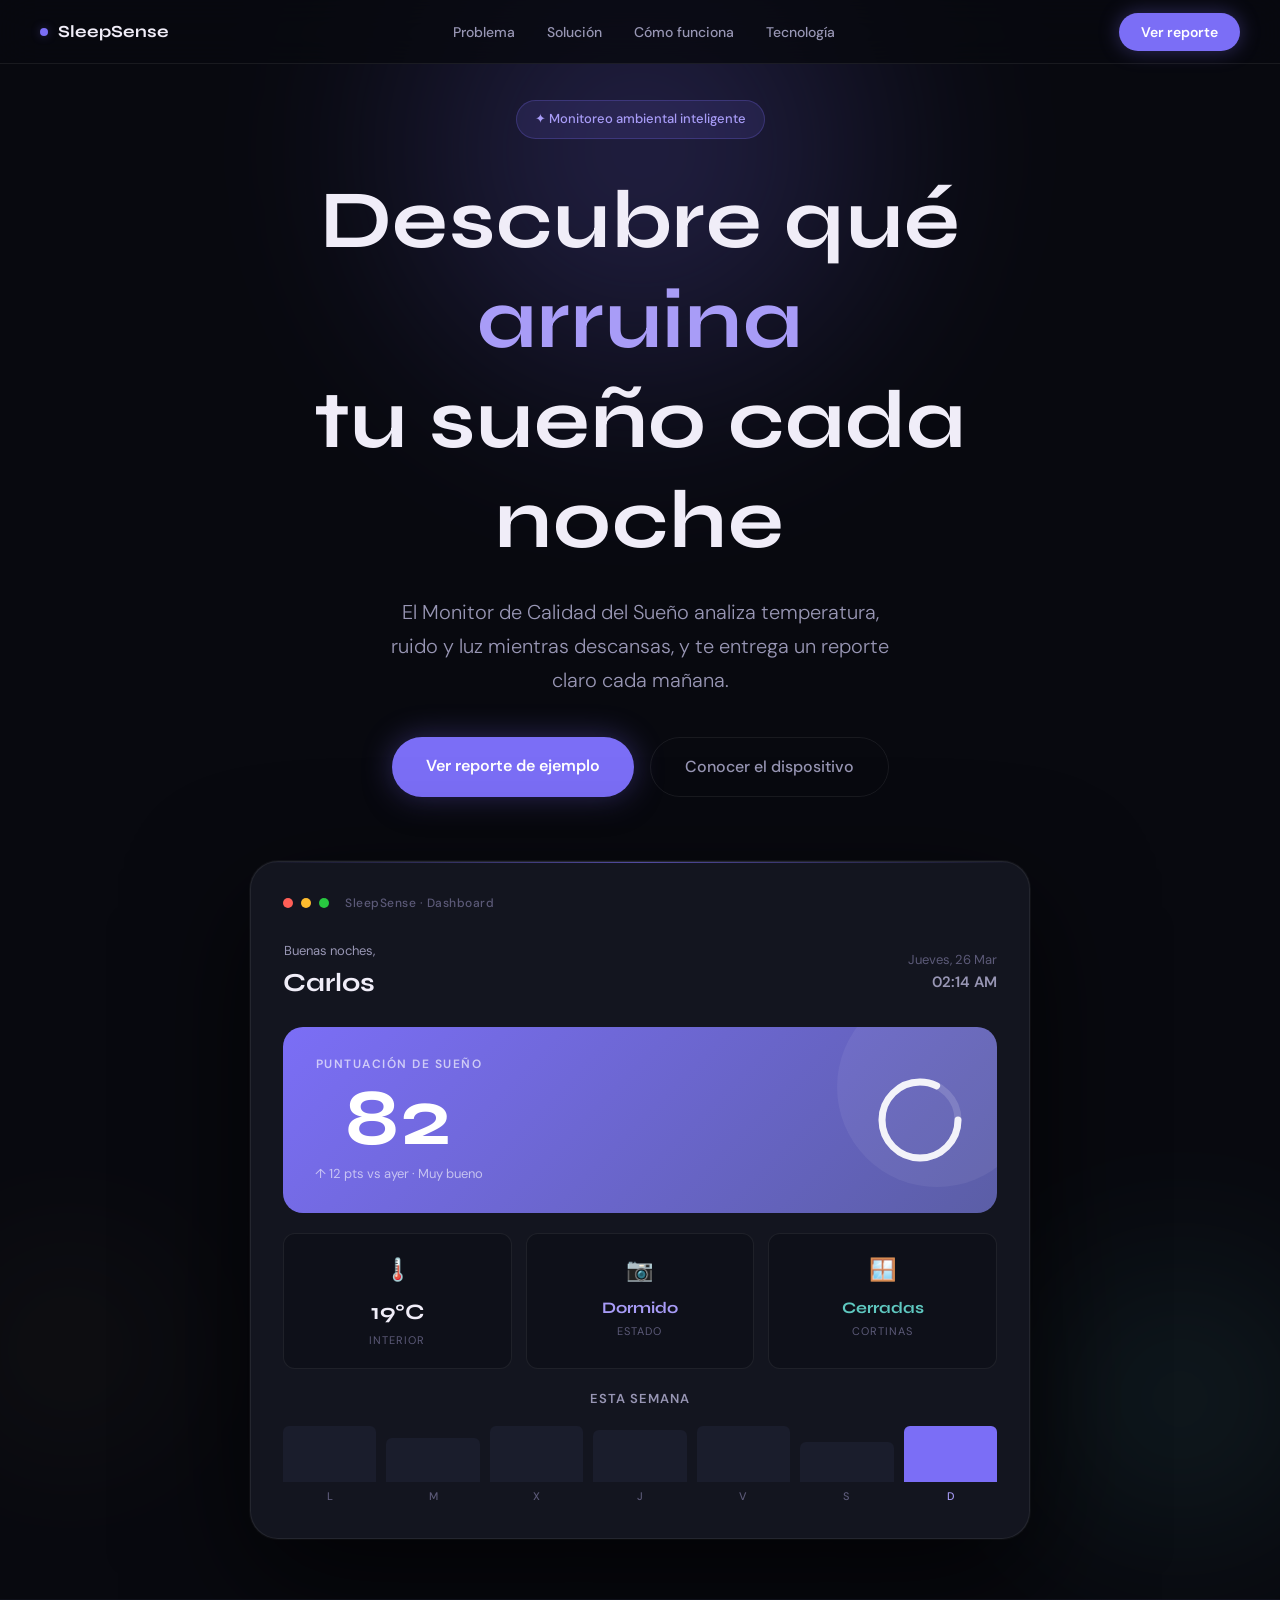
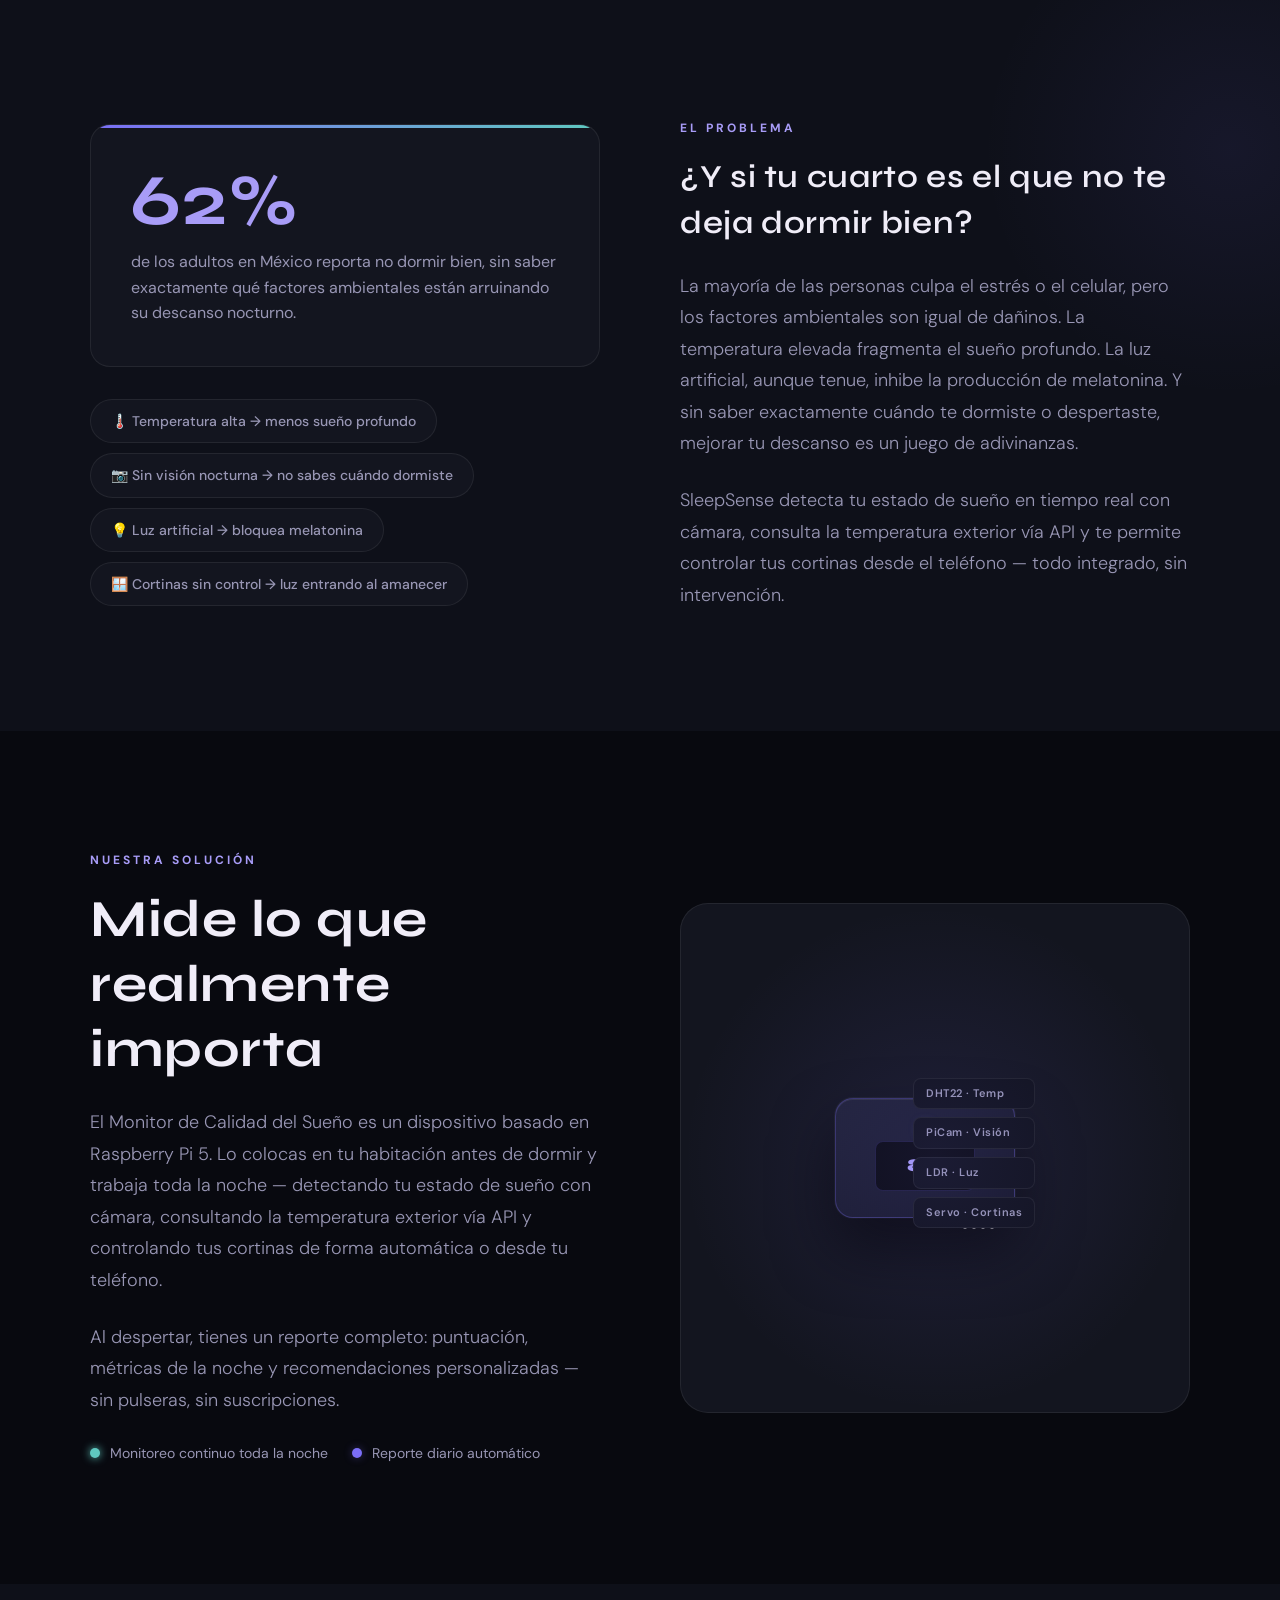
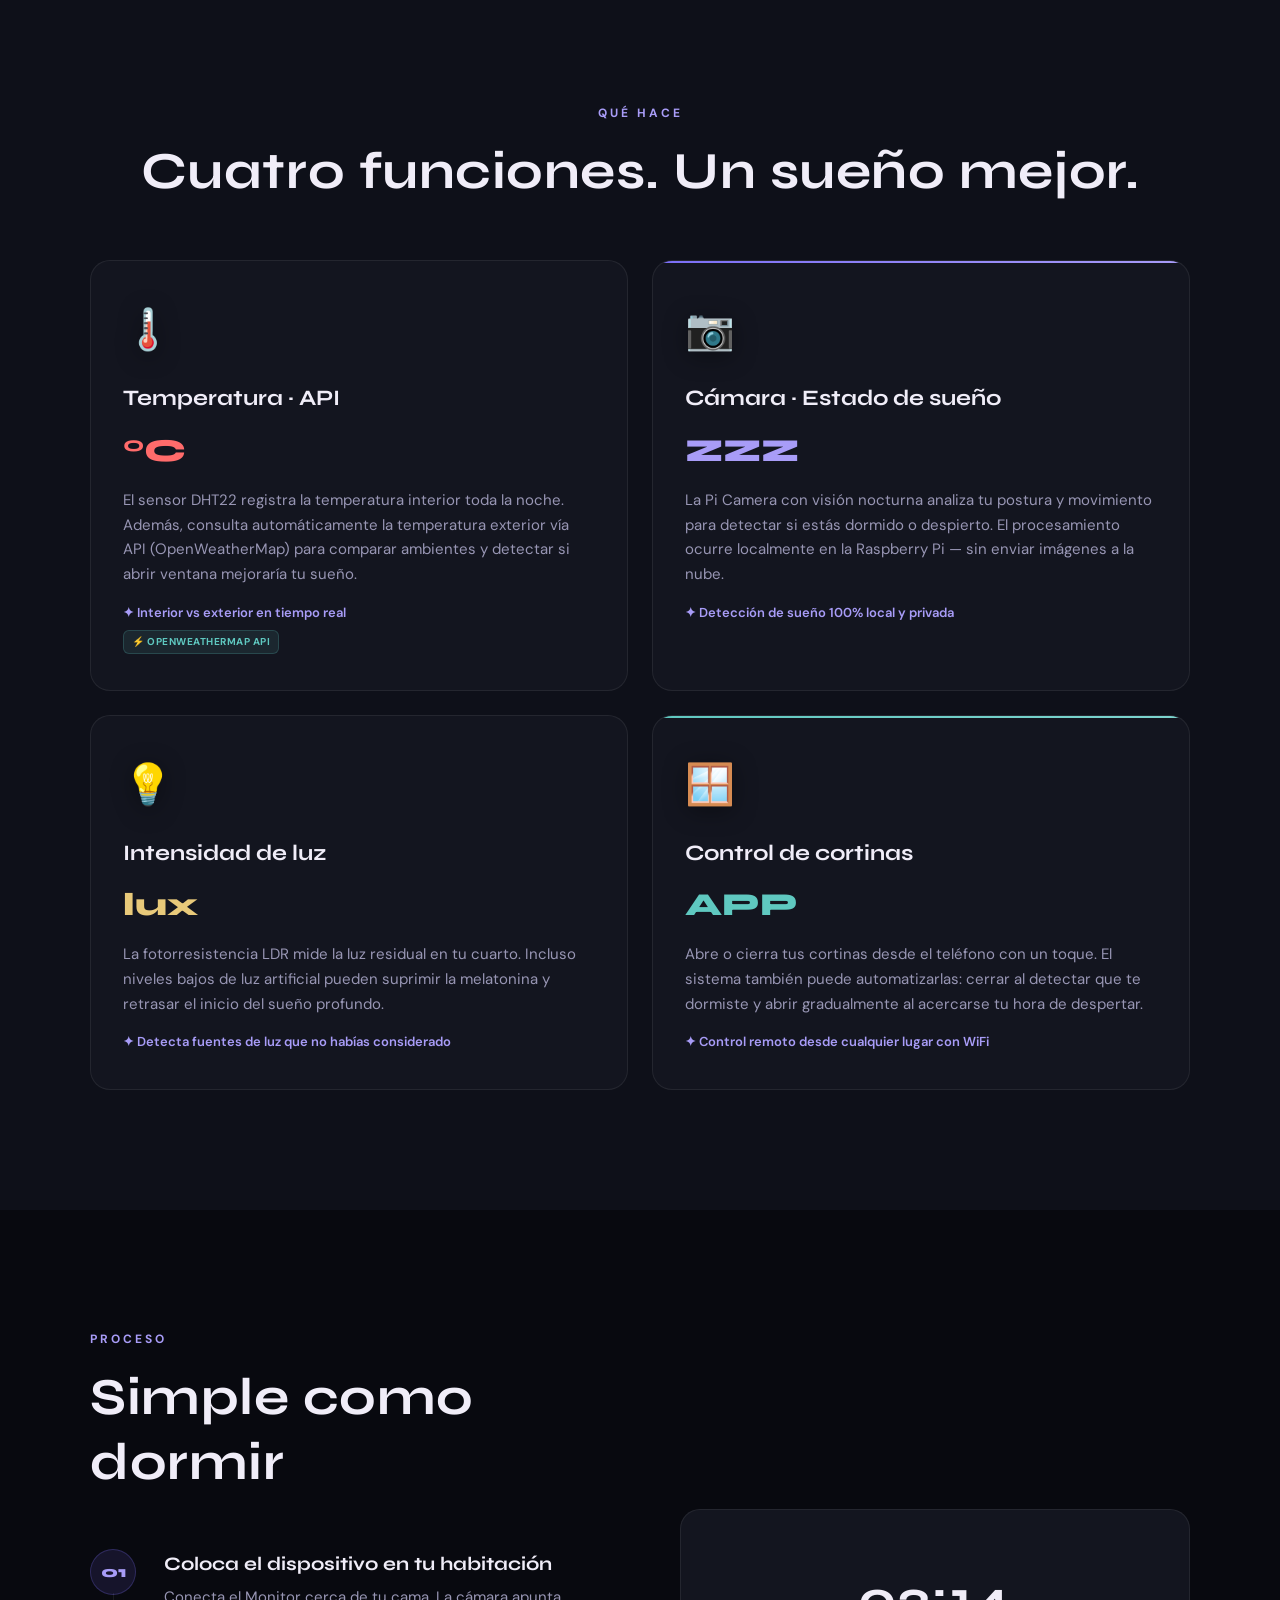
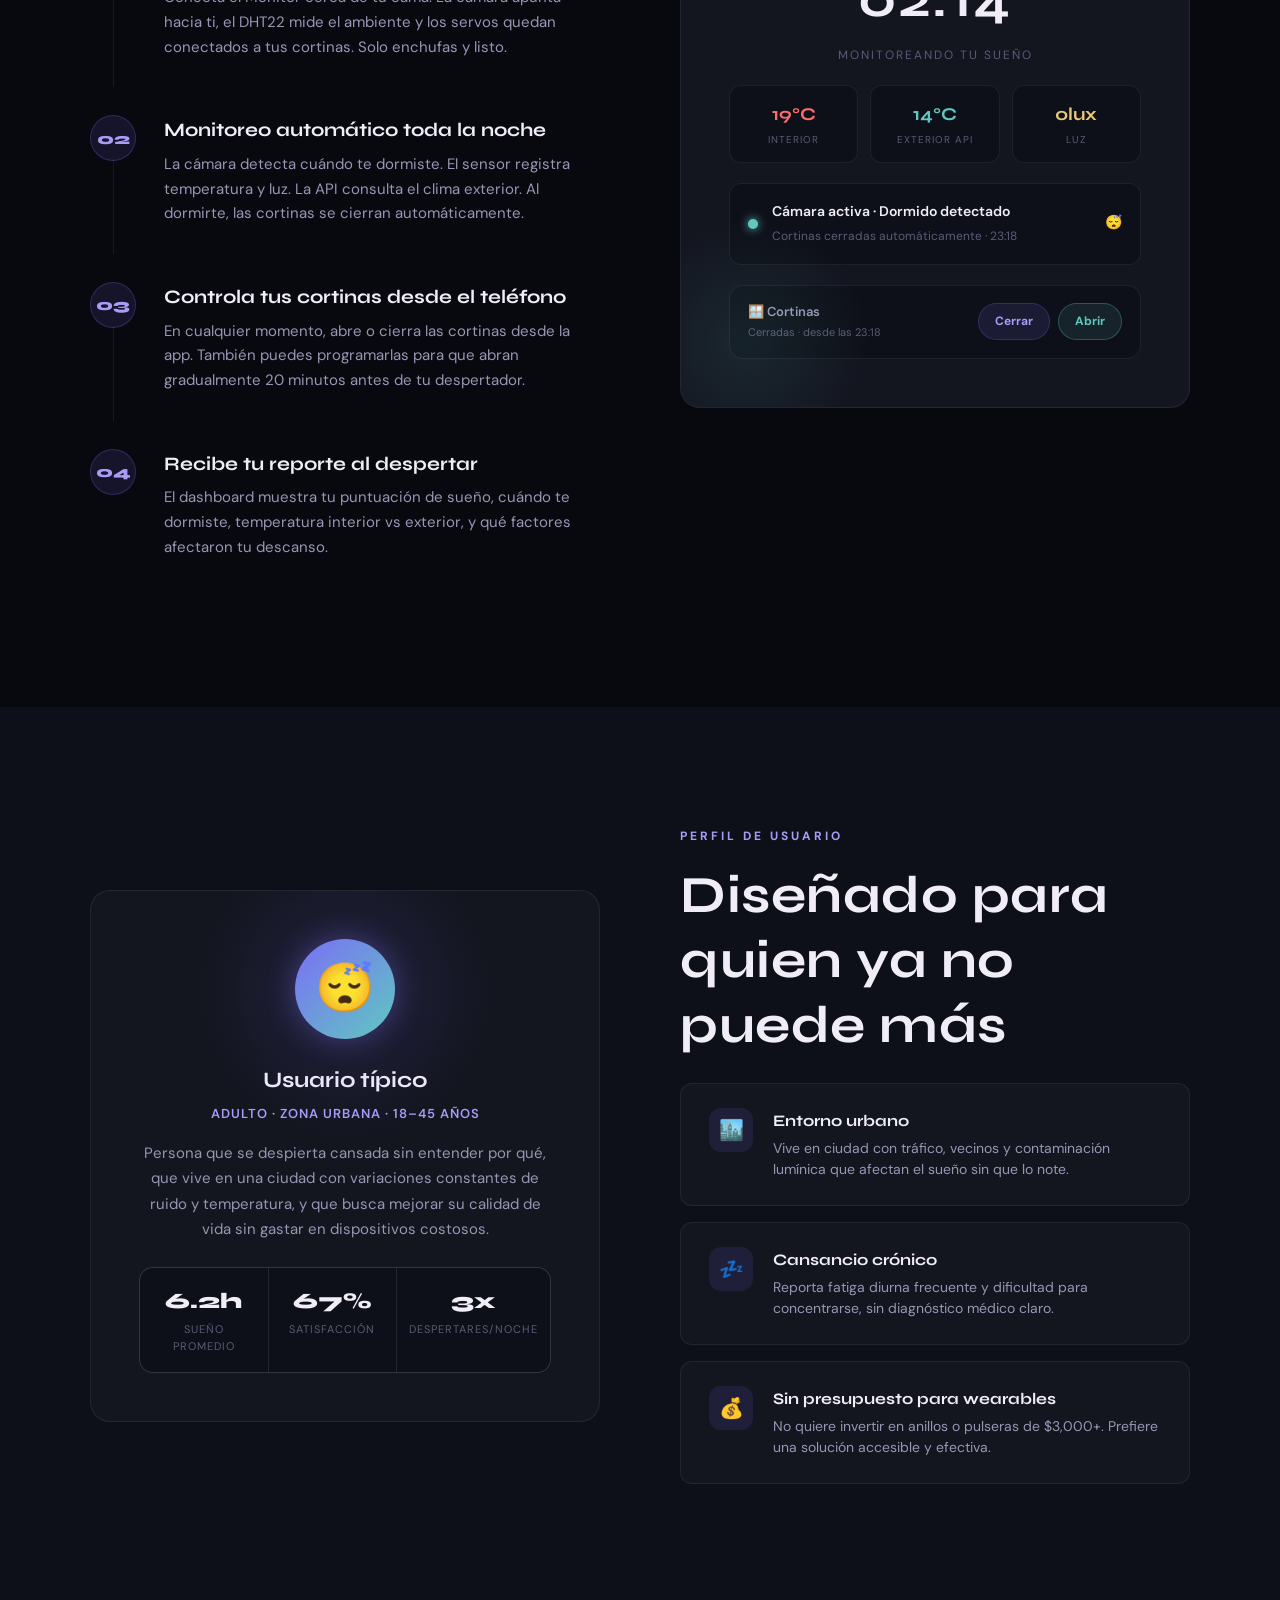
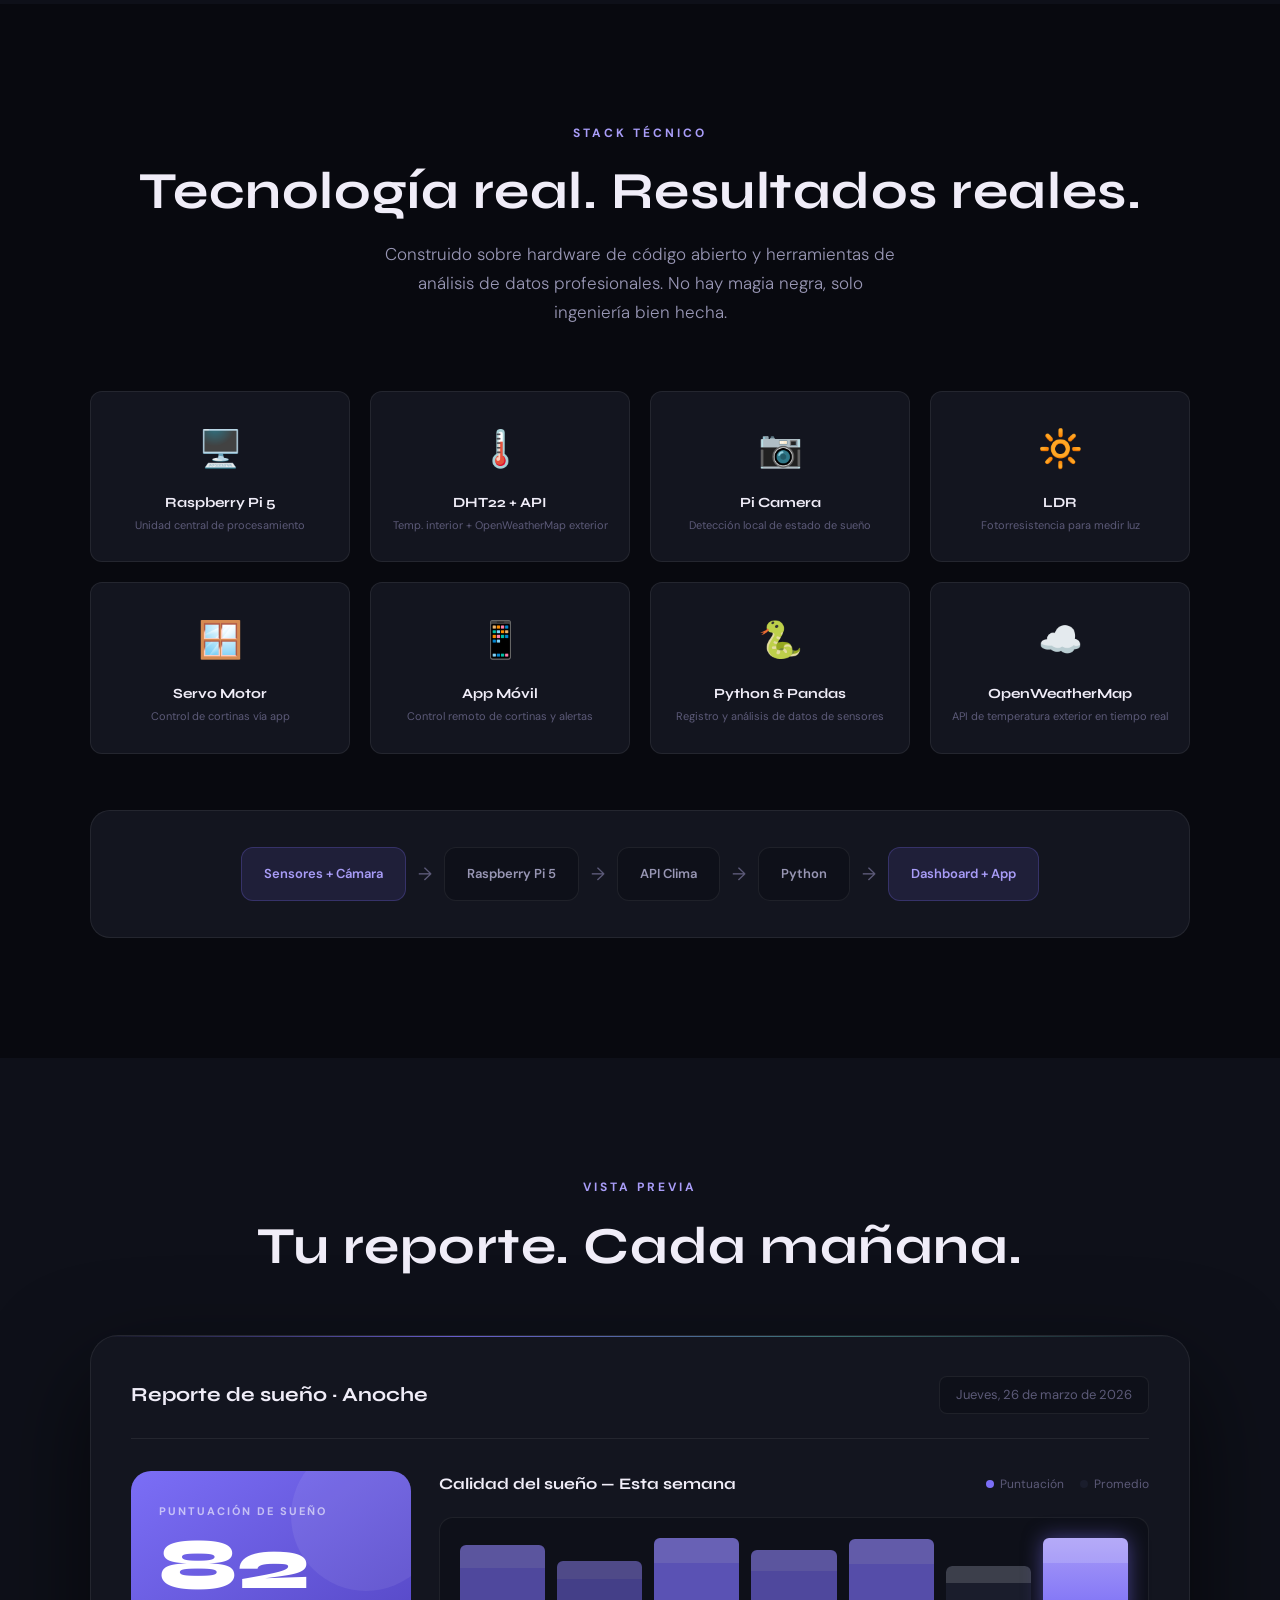
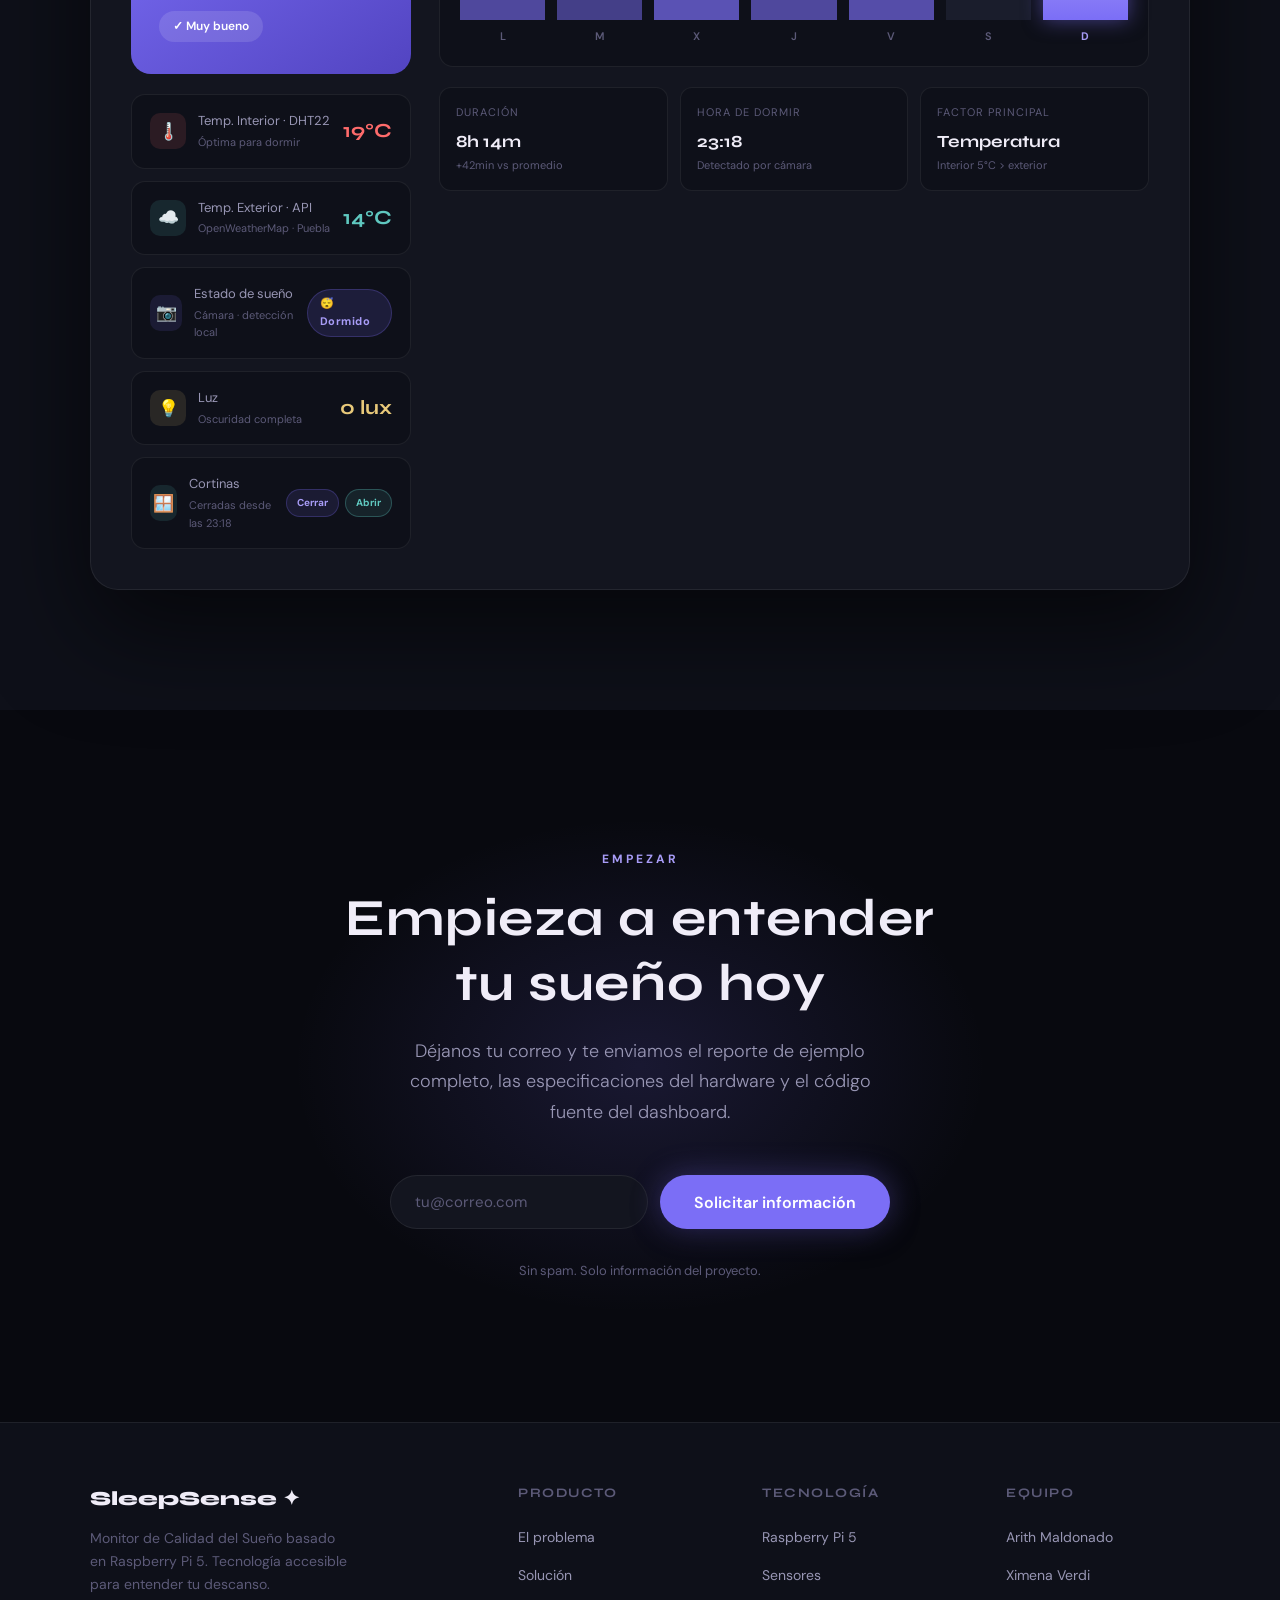
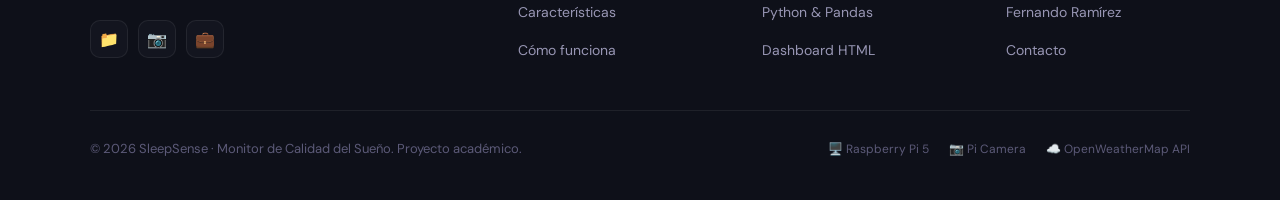
<file: assets/somnus/docs/sleep-monitor-landing.html>
<!DOCTYPE html>
<html lang="es">
<head>
<meta charset="UTF-8">
<meta name="viewport" content="width=device-width, initial-scale=1.0">
<title>Monitor de Calidad del Sueño · SleepSense</title>
<link rel="preconnect" href="https://fonts.googleapis.com">
<link rel="preconnect" href="https://fonts.gstatic.com" crossorigin>
<link href="https://fonts.googleapis.com/css2?family=Syne:wght@400;500;600;700;800&family=DM+Sans:ital,opsz,wght@0,9..40,300;0,9..40,400;0,9..40,500;0,9..40,600;1,9..40,300&display=swap" rel="stylesheet">

<style>
:root {
  --bg: #08090F;
  --bg-2: #0E1019;
  --surface: #13151F;
  --surface-2: #1A1D2C;
  --border: rgba(255,255,255,0.07);
  --border-glow: rgba(123,110,246,0.25);
  --accent: #7B6EF6;
  --accent-2: #A89CF7;
  --accent-soft: rgba(123,110,246,0.12);
  --accent-glow: rgba(123,110,246,0.35);
  --text: #F0EDF8;
  --text-2: #9896B4;
  --text-3: #5C5A78;
  --teal: #5FC8C0;
  --teal-soft: rgba(95,200,192,0.1);
  --gold: #E8C97A;
  --radius: 20px;
  --radius-sm: 12px;
}

*, *::before, *::after { box-sizing: border-box; margin: 0; padding: 0; }

html { scroll-behavior: smooth; }

body {
  background: var(--bg);
  color: var(--text);
  font-family: 'DM Sans', sans-serif;
  font-size: 16px;
  line-height: 1.6;
  overflow-x: hidden;
}

/* ── NAV ── */
nav {
  position: fixed;
  top: 0; left: 0; right: 0;
  z-index: 100;
  padding: 0 40px;
  height: 64px;
  display: flex;
  align-items: center;
  justify-content: space-between;
  background: rgba(8,9,15,0.80);
  backdrop-filter: blur(20px);
  border-bottom: 1px solid var(--border);
}

.nav-logo {
  display: flex;
  align-items: center;
  gap: 10px;
  font-family: 'Syne', sans-serif;
  font-weight: 700;
  font-size: 17px;
  color: var(--text);
  text-decoration: none;
}

.nav-logo-dot {
  width: 8px; height: 8px;
  background: var(--accent);
  border-radius: 50%;
  box-shadow: 0 0 10px var(--accent-glow);
  animation: pulse 2.5s ease-in-out infinite;
}

.nav-links {
  display: flex;
  gap: 32px;
  list-style: none;
}

.nav-links a {
  color: var(--text-2);
  text-decoration: none;
  font-size: 14px;
  font-weight: 500;
  transition: color .2s;
}
.nav-links a:hover { color: var(--text); }

.nav-cta {
  background: var(--accent);
  color: #fff;
  border: none;
  padding: 10px 22px;
  border-radius: 100px;
  font-family: 'DM Sans', sans-serif;
  font-size: 14px;
  font-weight: 600;
  cursor: pointer;
  transition: all .25s;
  box-shadow: 0 0 20px var(--accent-glow);
}
.nav-cta:hover { background: var(--accent-2); transform: translateY(-1px); }

/* ── HERO ── */
.hero {
  min-height: 100vh;
  display: flex;
  flex-direction: column;
  align-items: center;
  justify-content: center;
  padding: 100px 40px 60px;
  position: relative;
  overflow: hidden;
  text-align: center;
}

.hero-bg {
  position: absolute;
  inset: 0;
  pointer-events: none;
  overflow: hidden;
}

.hero-orb {
  position: absolute;
  border-radius: 50%;
  filter: blur(80px);
  opacity: 0.45;
}
.orb-1 {
  width: 700px; height: 700px;
  background: radial-gradient(circle, rgba(123,110,246,0.6) 0%, transparent 70%);
  top: -200px; left: 50%;
  transform: translateX(-50%);
}
.orb-2 {
  width: 400px; height: 400px;
  background: radial-gradient(circle, rgba(95,200,192,0.3) 0%, transparent 70%);
  bottom: 0; right: -100px;
}
.orb-3 {
  width: 300px; height: 300px;
  background: radial-gradient(circle, rgba(232,201,122,0.15) 0%, transparent 70%);
  bottom: 100px; left: -80px;
}

.hero-badge {
  display: inline-flex;
  align-items: center;
  gap: 8px;
  background: var(--accent-soft);
  border: 1px solid var(--border-glow);
  border-radius: 100px;
  padding: 8px 18px;
  font-size: 13px;
  font-weight: 500;
  color: var(--accent-2);
  margin-bottom: 32px;
  opacity: 0;
  animation: fadeUp .8s .1s forwards;
}

.hero h1 {
  font-family: 'Syne', sans-serif;
  font-size: clamp(42px, 7vw, 82px);
  font-weight: 700;
  line-height: 1.22;
  letter-spacing: 0.01em;
  max-width: 820px;
  opacity: 0;
  animation: fadeUp .9s .25s forwards;
}

.hero h1 em {
  font-style: normal;
  color: var(--accent-2);
}

.hero-sub {
  font-size: clamp(17px, 2vw, 20px);
  color: var(--text-2);
  max-width: 520px;
  margin: 24px auto 40px;
  font-weight: 300;
  line-height: 1.7;
  opacity: 0;
  animation: fadeUp .9s .4s forwards;
}

.hero-actions {
  display: flex;
  gap: 16px;
  justify-content: center;
  flex-wrap: wrap;
  opacity: 0;
  animation: fadeUp .9s .55s forwards;
}

.btn-primary {
  background: var(--accent);
  color: #fff;
  border: none;
  padding: 16px 34px;
  border-radius: 100px;
  font-family: 'DM Sans', sans-serif;
  font-size: 16px;
  font-weight: 600;
  cursor: pointer;
  transition: all .25s;
  box-shadow: 0 0 30px var(--accent-glow), 0 8px 30px rgba(0,0,0,0.4);
  text-decoration: none;
  display: inline-block;
}
.btn-primary:hover {
  background: var(--accent-2);
  transform: translateY(-2px);
  box-shadow: 0 0 45px var(--accent-glow), 0 12px 40px rgba(0,0,0,0.5);
}

.btn-secondary {
  background: transparent;
  color: var(--text-2);
  border: 1px solid var(--border);
  padding: 16px 34px;
  border-radius: 100px;
  font-family: 'DM Sans', sans-serif;
  font-size: 16px;
  font-weight: 500;
  cursor: pointer;
  transition: all .25s;
  text-decoration: none;
  display: inline-block;
}
.btn-secondary:hover {
  border-color: var(--accent);
  color: var(--text);
  background: var(--accent-soft);
}

/* ── HERO DASHBOARD MOCKUP ── */
.hero-mockup {
  margin-top: 64px;
  position: relative;
  max-width: 780px;
  width: 100%;
  opacity: 0;
  animation: fadeUp .9s .7s forwards;
}

.mockup-frame {
  background: var(--surface);
  border: 1px solid var(--border);
  border-radius: 28px;
  padding: 32px;
  box-shadow: 0 40px 120px rgba(0,0,0,0.7), 0 0 0 1px rgba(255,255,255,0.05);
  position: relative;
  overflow: hidden;
}

.mockup-frame::before {
  content: '';
  position: absolute;
  top: 0; left: 0; right: 0;
  height: 1px;
  background: linear-gradient(90deg, transparent, rgba(123,110,246,0.6), transparent);
}

.mockup-bar {
  display: flex;
  align-items: center;
  gap: 8px;
  margin-bottom: 28px;
}
.mockup-dot {
  width: 10px; height: 10px; border-radius: 50%;
}
.d-red { background: #FF5F57; }
.d-yellow { background: #FEBC2E; }
.d-green { background: #28C840; }
.mockup-title {
  font-size: 12px;
  color: var(--text-3);
  margin-left: 8px;
  font-weight: 500;
  letter-spacing: 0.5px;
}

.dashboard-header {
  display: flex;
  justify-content: space-between;
  align-items: center;
  margin-bottom: 24px;
}

.dash-greeting { font-size: 13px; color: var(--text-2); }
.dash-name {
  font-family: 'Syne', sans-serif;
  font-size: 26px;
  font-weight: 700;
  color: var(--text);
}

.dash-date {
  text-align: right;
  font-size: 13px;
  color: var(--text-3);
}
.dash-date span {
  display: block;
  font-size: 15px;
  font-weight: 600;
  color: var(--text-2);
}

/* Score card */
.score-card {
  background: linear-gradient(135deg, #7B6EF6, #5B5EA6);
  border-radius: var(--radius);
  padding: 28px 32px;
  display: flex;
  align-items: center;
  justify-content: space-between;
  margin-bottom: 20px;
  position: relative;
  overflow: hidden;
}

.score-card::before {
  content: '';
  position: absolute;
  top: -40px; right: -40px;
  width: 200px; height: 200px;
  background: rgba(255,255,255,0.06);
  border-radius: 50%;
}

.score-left {}
.score-label {
  font-size: 12px;
  color: rgba(255,255,255,0.65);
  text-transform: uppercase;
  letter-spacing: 1.5px;
  font-weight: 600;
  margin-bottom: 4px;
}
.score-num {
  font-family: 'Syne', sans-serif;
  font-size: 80px;
  font-weight: 700;
  color: #fff;
  line-height: 1;
  letter-spacing: 0.02em;
}
.score-sub {
  font-size: 13px;
  color: rgba(255,255,255,0.6);
  margin-top: 6px;
}

.score-ring {
  width: 90px; height: 90px;
  position: relative;
  flex-shrink: 0;
}

.score-ring svg {
  transform: rotate(-90deg);
}

/* Metric cards */
.metric-row {
  display: grid;
  grid-template-columns: repeat(3, 1fr);
  gap: 14px;
  margin-bottom: 20px;
}

.metric-card {
  background: var(--bg-2);
  border: 1px solid var(--border);
  border-radius: var(--radius-sm);
  padding: 18px 16px;
  text-align: center;
  transition: border-color .2s, transform .2s;
}
.metric-card:hover {
  border-color: var(--border-glow);
  transform: translateY(-2px);
}

.metric-icon {
  font-size: 22px;
  margin-bottom: 8px;
  display: block;
}
.metric-val {
  font-family: 'Syne', sans-serif;
  font-size: 22px;
  font-weight: 700;
  color: var(--text);
  display: block;
}
.metric-lbl {
  font-size: 11px;
  color: var(--text-3);
  text-transform: uppercase;
  letter-spacing: 1px;
  margin-top: 2px;
}

/* Chart */
.chart-section {}
.chart-title {
  font-size: 13px;
  font-weight: 600;
  color: var(--text-2);
  margin-bottom: 16px;
  text-transform: uppercase;
  letter-spacing: 1px;
}

.bars {
  display: flex;
  align-items: flex-end;
  gap: 10px;
  height: 80px;
}

.bar-col {
  flex: 1;
  display: flex;
  flex-direction: column;
  align-items: center;
  gap: 6px;
  height: 100%;
  justify-content: flex-end;
}

.bar-fill {
  width: 100%;
  border-radius: 6px 6px 0 0;
  transition: height .3s ease;
}
.bar-fill.active { background: var(--accent); }
.bar-fill.inactive { background: var(--surface-2); }

.bar-day {
  font-size: 11px;
  color: var(--text-3);
  font-weight: 500;
}

/* ── SECTION BASE ── */
section { padding: 120px 40px; }
.container { max-width: 1100px; margin: 0 auto; }

.section-label {
  font-size: 12px;
  font-weight: 700;
  letter-spacing: 3px;
  text-transform: uppercase;
  color: var(--accent-2);
  margin-bottom: 16px;
}

.section-title {
  font-family: 'Syne', sans-serif;
  font-size: clamp(32px, 5vw, 52px);
  font-weight: 700;
  line-height: 1.25;
  letter-spacing: 0.01em;
  color: var(--text);
}

.section-body {
  font-size: 18px;
  line-height: 1.75;
  color: var(--text-2);
  font-weight: 300;
  max-width: 540px;
}

/* ── PROBLEM ── */
.problem {
  background: var(--bg-2);
  position: relative;
  overflow: hidden;
}

.problem::before {
  content: '';
  position: absolute;
  top: -100px; right: -200px;
  width: 500px; height: 500px;
  background: radial-gradient(circle, rgba(123,110,246,0.08) 0%, transparent 70%);
  border-radius: 50%;
}

.problem-grid {
  display: grid;
  grid-template-columns: 1fr 1fr;
  gap: 80px;
  align-items: center;
}

.problem-stat-block {
  display: flex;
  flex-direction: column;
  gap: 32px;
}

.big-stat {
  background: var(--surface);
  border: 1px solid var(--border);
  border-radius: var(--radius);
  padding: 40px;
  position: relative;
  overflow: hidden;
}

.big-stat::before {
  content: '';
  position: absolute;
  top: 0; left: 0; right: 0;
  height: 3px;
  background: linear-gradient(90deg, var(--accent), var(--teal));
}

.big-stat-num {
  font-family: 'Syne', sans-serif;
  font-size: 72px;
  font-weight: 700;
  line-height: 1;
  color: var(--accent-2);
  letter-spacing: 0.02em;
}

.big-stat-text {
  font-size: 16px;
  color: var(--text-2);
  margin-top: 12px;
  line-height: 1.6;
}

.stat-pills {
  display: flex;
  flex-wrap: wrap;
  gap: 10px;
}

.pill {
  background: var(--surface);
  border: 1px solid var(--border);
  border-radius: 100px;
  padding: 10px 20px;
  font-size: 14px;
  color: var(--text-2);
  font-weight: 500;
  display: flex;
  align-items: center;
  gap: 8px;
  transition: all .2s;
}
.pill:hover {
  border-color: var(--border-glow);
  color: var(--text);
  background: var(--accent-soft);
}

.problem-text {}
.rhetorical {
  font-family: 'Syne', sans-serif;
  font-size: clamp(22px, 3vw, 32px);
  font-weight: 600;
  line-height: 1.45;
  color: var(--text);
  margin-bottom: 24px;
  letter-spacing: 0.02em;
}

/* ── SOLUTION ── */
.solution-grid {
  display: grid;
  grid-template-columns: 1fr 1fr;
  gap: 80px;
  align-items: center;
}

.device-visual {
  background: var(--surface);
  border: 1px solid var(--border);
  border-radius: 28px;
  padding: 48px;
  display: flex;
  align-items: center;
  justify-content: center;
  position: relative;
  aspect-ratio: 1;
  overflow: hidden;
}

.device-visual::after {
  content: '';
  position: absolute;
  inset: 0;
  background: radial-gradient(circle at 50% 50%, rgba(123,110,246,0.12) 0%, transparent 70%);
}

.device-3d {
  position: relative;
  width: 200px;
  height: 200px;
}

.device-body {
  width: 180px;
  height: 120px;
  background: linear-gradient(145deg, #1E2035, #141526);
  border-radius: 18px;
  border: 1px solid rgba(123,110,246,0.3);
  box-shadow: 
    0 30px 60px rgba(0,0,0,0.7),
    0 0 0 1px rgba(255,255,255,0.05),
    inset 0 1px 0 rgba(255,255,255,0.08);
  position: absolute;
  top: 40px; left: 0;
  display: flex;
  align-items: center;
  justify-content: center;
  flex-direction: column;
  gap: 8px;
}

.device-led {
  width: 8px; height: 8px;
  border-radius: 50%;
  background: var(--accent);
  box-shadow: 0 0 12px var(--accent);
  animation: pulse 1.8s ease-in-out infinite;
}

.device-screen {
  width: 100px;
  height: 50px;
  background: var(--bg);
  border-radius: 8px;
  border: 1px solid rgba(123,110,246,0.2);
  display: flex;
  align-items: center;
  justify-content: center;
  font-family: 'Syne', sans-serif;
  font-size: 18px;
  font-weight: 800;
  color: var(--accent-2);
}

.device-pins {
  position: absolute;
  bottom: -12px; right: 20px;
  display: flex;
  gap: 5px;
}
.pin {
  width: 4px; height: 14px;
  background: #888;
  border-radius: 2px;
}

.sensor-tags {
  position: absolute;
  display: flex;
  flex-direction: column;
  gap: 8px;
  right: 0;
  top: 20px;
}

.sensor-tag {
  background: var(--bg-2);
  border: 1px solid var(--border);
  border-radius: 8px;
  padding: 6px 12px;
  font-size: 11px;
  color: var(--text-2);
  font-weight: 600;
  letter-spacing: 0.5px;
}

/* ── FEATURES ── */
.features {
  background: var(--bg-2);
}

.features-grid {
  display: grid;
  grid-template-columns: repeat(2, 1fr);
  gap: 24px;
  margin-top: 56px;
}

.feature-card {
  background: var(--surface);
  border: 1px solid var(--border);
  border-radius: var(--radius);
  padding: 36px 32px;
  position: relative;
  overflow: hidden;
  transition: all .3s;
}
.feature-card:hover {
  border-color: var(--border-glow);
  transform: translateY(-4px);
  box-shadow: 0 20px 60px rgba(0,0,0,0.4), 0 0 30px rgba(123,110,246,0.1);
}

.feature-card::before {
  content: '';
  position: absolute;
  top: 0; left: 0; right: 0;
  height: 2px;
}
.fc-cam::before { background: linear-gradient(90deg, #7B6EF6, #A89CF7); }
.fc-curtain::before { background: linear-gradient(90deg, #5FC8C0, #7DD5CF); }
.fc-api::before { background: linear-gradient(90deg, #E8C97A, #F0D98A); }

/* Curtain control widget */
.curtain-control {
  background: var(--bg-2);
  border: 1px solid var(--border);
  border-radius: 14px;
  padding: 16px 18px;
  display: flex;
  align-items: center;
  justify-content: space-between;
  gap: 12px;
}
.curtain-label {
  font-size: 13px;
  color: var(--text-2);
  font-weight: 600;
}
.curtain-sub {
  font-size: 11px;
  color: var(--text-3);
  margin-top: 2px;
}
.curtain-toggle {
  display: flex;
  align-items: center;
  gap: 8px;
  background: var(--accent-soft);
  border: 1px solid var(--border-glow);
  border-radius: 100px;
  padding: 8px 16px;
  font-size: 12px;
  font-weight: 700;
  color: var(--accent-2);
  cursor: pointer;
  transition: all .2s;
  white-space: nowrap;
}
.curtain-toggle:hover {
  background: var(--accent);
  color: #fff;
  border-color: var(--accent);
}
.curtain-open {
  background: var(--teal-soft);
  border-color: rgba(95,200,192,0.3);
  color: var(--teal);
}
.curtain-open:hover {
  background: var(--teal);
  color: #fff;
  border-color: var(--teal);
}

/* Sleep state badge */
.sleep-badge {
  display: inline-flex;
  align-items: center;
  gap: 6px;
  border-radius: 100px;
  padding: 5px 12px;
  font-size: 11px;
  font-weight: 700;
  letter-spacing: 0.5px;
}
.sleep-badge.dormido {
  background: rgba(123,110,246,0.15);
  color: var(--accent-2);
  border: 1px solid rgba(123,110,246,0.25);
}
.sleep-badge.despierto {
  background: rgba(232,201,122,0.15);
  color: var(--gold);
  border: 1px solid rgba(232,201,122,0.25);
}

/* API temperature badge */
.api-badge {
  display: inline-flex;
  align-items: center;
  gap: 5px;
  background: rgba(95,200,192,0.1);
  border: 1px solid rgba(95,200,192,0.2);
  border-radius: 6px;
  padding: 3px 8px;
  font-size: 10px;
  font-weight: 700;
  color: var(--teal);
  letter-spacing: 0.5px;
  text-transform: uppercase;
  margin-top: 6px;
}


.fc-icon {
  font-size: 40px;
  margin-bottom: 20px;
  display: block;
  filter: drop-shadow(0 4px 12px rgba(0,0,0,0.4));
}

.fc-title {
  font-family: 'Syne', sans-serif;
  font-size: 22px;
  font-weight: 700;
  color: var(--text);
  margin-bottom: 8px;
}
.fc-metric {
  font-family: 'Syne', sans-serif;
  font-size: 32px;
  font-weight: 800;
  margin-bottom: 12px;
}
.fc-temp .fc-metric { color: #FF6B6B; }
.fc-noise .fc-metric { color: #5FC8C0; }
.fc-light .fc-metric { color: #E8C97A; }

.fc-desc {
  font-size: 15px;
  color: var(--text-2);
  line-height: 1.65;
  margin-bottom: 16px;
}

.fc-benefit {
  display: flex;
  align-items: center;
  gap: 8px;
  font-size: 13px;
  color: var(--accent-2);
  font-weight: 600;
}

/* ── HOW IT WORKS ── */
.how-grid {
  display: grid;
  grid-template-columns: 1fr 1fr;
  gap: 80px;
  align-items: center;
}

.steps {
  display: flex;
  flex-direction: column;
  gap: 0;
}

.step {
  display: flex;
  gap: 28px;
  padding: 28px 0;
  position: relative;
}

.step:not(:last-child)::after {
  content: '';
  position: absolute;
  left: 23px;
  top: 72px;
  bottom: 0;
  width: 1px;
  background: var(--border);
}

.step-num {
  width: 46px;
  height: 46px;
  border-radius: 50%;
  background: var(--accent-soft);
  border: 1px solid var(--border-glow);
  display: flex;
  align-items: center;
  justify-content: center;
  font-family: 'Syne', sans-serif;
  font-size: 16px;
  font-weight: 800;
  color: var(--accent-2);
  flex-shrink: 0;
}

.step-content {}
.step-title {
  font-family: 'Syne', sans-serif;
  font-size: 19px;
  font-weight: 700;
  color: var(--text);
  margin-bottom: 6px;
}
.step-desc {
  font-size: 15px;
  color: var(--text-2);
  line-height: 1.65;
}

.how-visual {
  background: var(--surface);
  border: 1px solid var(--border);
  border-radius: var(--radius);
  padding: 48px;
  position: relative;
  overflow: hidden;
  display: flex;
  flex-direction: column;
  gap: 20px;
}

.how-visual::before {
  content: '';
  position: absolute;
  bottom: -60px; left: -60px;
  width: 250px; height: 250px;
  background: radial-gradient(circle, rgba(95,200,192,0.1) 0%, transparent 70%);
  border-radius: 50%;
}

.night-display {
  text-align: center;
}

.night-time {
  font-family: 'Syne', sans-serif;
  font-size: 52px;
  font-weight: 700;
  color: var(--text);
  letter-spacing: 0.04em;
}
.night-label {
  font-size: 12px;
  color: var(--text-3);
  letter-spacing: 2px;
  text-transform: uppercase;
  margin-top: 4px;
}

.mini-metrics {
  display: grid;
  grid-template-columns: repeat(3, 1fr);
  gap: 12px;
}

.mini-metric {
  background: var(--bg-2);
  border: 1px solid var(--border);
  border-radius: 12px;
  padding: 14px 10px;
  text-align: center;
}
.mini-val {
  font-family: 'Syne', sans-serif;
  font-size: 18px;
  font-weight: 700;
  color: var(--text);
}
.mini-lbl {
  font-size: 10px;
  color: var(--text-3);
  text-transform: uppercase;
  letter-spacing: 1px;
  margin-top: 3px;
}

.monitoring-bar {
  background: var(--bg-2);
  border: 1px solid var(--border);
  border-radius: 12px;
  padding: 16px 18px;
  display: flex;
  align-items: center;
  gap: 14px;
}

.monitoring-dot {
  width: 10px; height: 10px; border-radius: 50%;
  background: var(--teal);
  box-shadow: 0 0 10px var(--teal);
  animation: pulse 1.5s ease-in-out infinite;
  flex-shrink: 0;
}

.monitoring-text {
  flex: 1;
}
.monitoring-text strong {
  display: block;
  font-size: 14px;
  font-weight: 600;
  color: var(--text);
}
.monitoring-text span {
  font-size: 12px;
  color: var(--text-3);
}

.monitoring-time {
  font-family: 'Syne', sans-serif;
  font-size: 14px;
  font-weight: 700;
  color: var(--teal);
}

/* ── USER ── */
.user-section {
  background: var(--bg-2);
}

.user-grid {
  display: grid;
  grid-template-columns: 1fr 1fr;
  gap: 80px;
  align-items: center;
}

.user-cards {
  display: flex;
  flex-direction: column;
  gap: 16px;
}

.user-card {
  background: var(--surface);
  border: 1px solid var(--border);
  border-radius: var(--radius-sm);
  padding: 24px 28px;
  display: flex;
  align-items: flex-start;
  gap: 20px;
  transition: all .2s;
}
.user-card:hover {
  border-color: var(--border-glow);
  background: var(--surface-2);
}

.user-card-icon {
  width: 44px; height: 44px;
  background: var(--accent-soft);
  border-radius: 12px;
  display: flex;
  align-items: center;
  justify-content: center;
  font-size: 20px;
  flex-shrink: 0;
}

.user-card-title {
  font-family: 'Syne', sans-serif;
  font-size: 16px;
  font-weight: 700;
  color: var(--text);
  margin-bottom: 4px;
}
.user-card-desc {
  font-size: 14px;
  color: var(--text-2);
  line-height: 1.55;
}

.user-profile {
  background: var(--surface);
  border: 1px solid var(--border);
  border-radius: var(--radius);
  padding: 48px;
  text-align: center;
  position: relative;
  overflow: hidden;
}

.user-profile::before {
  content: '';
  position: absolute;
  top: -50px; left: 50%;
  transform: translateX(-50%);
  width: 300px; height: 300px;
  background: radial-gradient(circle, rgba(123,110,246,0.15) 0%, transparent 70%);
  border-radius: 50%;
}

.avatar-ring {
  width: 100px; height: 100px;
  border-radius: 50%;
  background: linear-gradient(135deg, var(--accent), var(--teal));
  display: flex;
  align-items: center;
  justify-content: center;
  font-size: 48px;
  margin: 0 auto 24px;
  position: relative;
  z-index: 1;
  box-shadow: 0 0 30px rgba(123,110,246,0.4);
}

.profile-name {
  font-family: 'Syne', sans-serif;
  font-size: 22px;
  font-weight: 700;
  color: var(--text);
  margin-bottom: 6px;
}
.profile-tag {
  font-size: 13px;
  color: var(--accent-2);
  font-weight: 600;
  margin-bottom: 16px;
  letter-spacing: 1px;
  text-transform: uppercase;
}
.profile-bio {
  font-size: 15px;
  color: var(--text-2);
  line-height: 1.7;
  margin-bottom: 24px;
}

.profile-stats {
  display: grid;
  grid-template-columns: repeat(3, 1fr);
  gap: 1px;
  background: var(--border);
  border: 1px solid var(--border);
  border-radius: 14px;
  overflow: hidden;
}
.pstat {
  background: var(--bg-2);
  padding: 16px 12px;
  text-align: center;
}
.pstat-val {
  font-family: 'Syne', sans-serif;
  font-size: 22px;
  font-weight: 800;
  color: var(--text);
}
.pstat-lbl {
  font-size: 11px;
  color: var(--text-3);
  margin-top: 2px;
  text-transform: uppercase;
  letter-spacing: 1px;
}

/* ── TECH STACK ── */
.tech-section {}

.tech-header {
  text-align: center;
  margin-bottom: 64px;
}

.tech-grid {
  display: grid;
  grid-template-columns: repeat(5, 1fr);
  gap: 20px;
  margin-bottom: 56px;
}

.tech-card {
  background: var(--surface);
  border: 1px solid var(--border);
  border-radius: var(--radius-sm);
  padding: 28px 20px;
  text-align: center;
  transition: all .25s;
  cursor: default;
  position: relative;
  overflow: hidden;
}
.tech-card:hover {
  border-color: var(--border-glow);
  transform: translateY(-3px);
  box-shadow: 0 12px 40px rgba(0,0,0,0.4);
}
.tech-card:hover .tc-icon { transform: scale(1.1); }

.tc-icon {
  font-size: 36px;
  display: block;
  margin-bottom: 14px;
  transition: transform .2s;
}
.tc-name {
  font-family: 'Syne', sans-serif;
  font-size: 14px;
  font-weight: 700;
  color: var(--text);
  margin-bottom: 4px;
}
.tc-role {
  font-size: 11px;
  color: var(--text-3);
  line-height: 1.4;
}

.tech-flow {
  background: var(--surface);
  border: 1px solid var(--border);
  border-radius: var(--radius);
  padding: 36px;
  display: flex;
  align-items: center;
  justify-content: center;
  gap: 0;
  flex-wrap: wrap;
}

.flow-node {
  background: var(--bg-2);
  border: 1px solid var(--border);
  border-radius: 12px;
  padding: 16px 22px;
  text-align: center;
  font-size: 13px;
  font-weight: 600;
  color: var(--text-2);
  white-space: nowrap;
}

.flow-node.active {
  border-color: var(--border-glow);
  background: var(--accent-soft);
  color: var(--accent-2);
}

.flow-arrow {
  font-size: 18px;
  color: var(--text-3);
  padding: 0 12px;
}

/* ── DASHBOARD PREVIEW ── */
.dashboard-section {
  background: var(--bg-2);
}

.dashboard-preview {
  background: var(--surface);
  border: 1px solid var(--border);
  border-radius: 28px;
  padding: 40px;
  margin-top: 56px;
  box-shadow: 0 40px 100px rgba(0,0,0,0.6);
  position: relative;
  overflow: hidden;
}

.dashboard-preview::before {
  content: '';
  position: absolute;
  top: 0; left: 0; right: 0;
  height: 1px;
  background: linear-gradient(90deg, transparent, rgba(123,110,246,0.8), rgba(95,200,192,0.5), transparent);
}

.dp-top {
  display: flex;
  justify-content: space-between;
  align-items: center;
  margin-bottom: 32px;
  padding-bottom: 24px;
  border-bottom: 1px solid var(--border);
}

.dp-title {
  font-family: 'Syne', sans-serif;
  font-size: 20px;
  font-weight: 700;
  color: var(--text);
}
.dp-date {
  font-size: 13px;
  color: var(--text-3);
  background: var(--bg-2);
  border: 1px solid var(--border);
  border-radius: 8px;
  padding: 8px 16px;
}

.dp-main {
  display: grid;
  grid-template-columns: 280px 1fr;
  gap: 28px;
}

.dp-score-col {}
.dp-score-card {
  background: linear-gradient(145deg, #7B6EF6, #5244C1);
  border-radius: 20px;
  padding: 32px 28px;
  margin-bottom: 20px;
  position: relative;
  overflow: hidden;
}
.dp-score-card::before {
  content: '';
  position: absolute;
  top: -30px; right: -30px;
  width: 150px; height: 150px;
  background: rgba(255,255,255,0.07);
  border-radius: 50%;
}

.dp-score-lbl {
  font-size: 11px;
  font-weight: 700;
  letter-spacing: 2px;
  color: rgba(255,255,255,0.6);
  text-transform: uppercase;
  margin-bottom: 8px;
}
.dp-score-num {
  font-family: 'Syne', sans-serif;
  font-size: 72px;
  font-weight: 800;
  color: #fff;
  line-height: 1;
}
.dp-score-status {
  margin-top: 10px;
  display: inline-flex;
  align-items: center;
  gap: 6px;
  background: rgba(255,255,255,0.12);
  border-radius: 100px;
  padding: 6px 14px;
  font-size: 12px;
  font-weight: 600;
  color: #fff;
}

.dp-mini-metrics {
  display: flex;
  flex-direction: column;
  gap: 12px;
}

.dp-mini {
  background: var(--bg-2);
  border: 1px solid var(--border);
  border-radius: 14px;
  padding: 16px 18px;
  display: flex;
  align-items: center;
  justify-content: space-between;
}

.dp-mini-left {
  display: flex;
  align-items: center;
  gap: 12px;
}
.dp-mini-icon {
  width: 36px; height: 36px;
  border-radius: 10px;
  display: flex;
  align-items: center;
  justify-content: center;
  font-size: 17px;
}
.icon-temp { background: rgba(255,107,107,0.12); }
.icon-noise { background: rgba(95,200,192,0.12); }
.icon-light { background: rgba(232,201,122,0.12); }

.dp-mini-name {
  font-size: 13px;
  color: var(--text-2);
  margin-bottom: 2px;
}
.dp-mini-detail {
  font-size: 11px;
  color: var(--text-3);
}
.dp-mini-val {
  font-family: 'Syne', sans-serif;
  font-size: 20px;
  font-weight: 700;
}
.val-temp { color: #FF6B6B; }
.val-noise { color: #5FC8C0; }
.val-light { color: #E8C97A; }

.dp-chart-col {}
.dp-chart-header {
  display: flex;
  justify-content: space-between;
  align-items: center;
  margin-bottom: 20px;
}
.dp-chart-title {
  font-family: 'Syne', sans-serif;
  font-size: 16px;
  font-weight: 700;
  color: var(--text);
}
.dp-chart-legend {
  display: flex;
  gap: 16px;
}
.legend-item {
  display: flex;
  align-items: center;
  gap: 6px;
  font-size: 12px;
  color: var(--text-3);
}
.legend-dot {
  width: 8px; height: 8px; border-radius: 50%;
}

.weekly-chart {
  height: 150px;
  background: var(--bg-2);
  border: 1px solid var(--border);
  border-radius: 14px;
  padding: 20px;
  display: flex;
  align-items: flex-end;
  gap: 12px;
  margin-bottom: 20px;
}

.week-bar {
  flex: 1;
  display: flex;
  flex-direction: column;
  align-items: center;
  gap: 8px;
  height: 100%;
  justify-content: flex-end;
}

.week-bar-fill {
  width: 100%;
  border-radius: 6px 6px 0 0;
  min-height: 4px;
  position: relative;
  overflow: hidden;
}

.week-bar-fill::after {
  content: '';
  position: absolute;
  top: 0; left: 0; right: 0;
  height: 30%;
  background: rgba(255,255,255,0.15);
  border-radius: 6px 6px 0 0;
}

.week-bar-day {
  font-size: 11px;
  color: var(--text-3);
  font-weight: 600;
}

.insight-row {
  display: grid;
  grid-template-columns: repeat(3, 1fr);
  gap: 12px;
}

.insight-card {
  background: var(--bg-2);
  border: 1px solid var(--border);
  border-radius: 12px;
  padding: 16px;
}
.insight-title {
  font-size: 11px;
  color: var(--text-3);
  text-transform: uppercase;
  letter-spacing: 1px;
  margin-bottom: 6px;
}
.insight-val {
  font-family: 'Syne', sans-serif;
  font-size: 17px;
  font-weight: 700;
  color: var(--text);
}
.insight-sub {
  font-size: 11px;
  color: var(--text-3);
  margin-top: 2px;
}

/* ── CTA FINAL ── */
.cta-section {
  text-align: center;
  padding: 140px 40px;
  position: relative;
  overflow: hidden;
}

.cta-section::before {
  content: '';
  position: absolute;
  top: 50%; left: 50%;
  transform: translate(-50%, -50%);
  width: 700px; height: 500px;
  background: radial-gradient(ellipse, rgba(123,110,246,0.15) 0%, transparent 70%);
  border-radius: 50%;
  pointer-events: none;
}

.cta-section .section-title { margin-bottom: 20px; }
.cta-body {
  font-size: 18px;
  color: var(--text-2);
  max-width: 480px;
  margin: 0 auto 48px;
  line-height: 1.7;
  font-weight: 300;
}

.cta-form {
  display: flex;
  gap: 12px;
  justify-content: center;
  flex-wrap: wrap;
  max-width: 500px;
  margin: 0 auto 32px;
}

.cta-input {
  flex: 1;
  min-width: 220px;
  background: var(--surface);
  border: 1px solid var(--border);
  border-radius: 100px;
  padding: 16px 24px;
  color: var(--text);
  font-family: 'DM Sans', sans-serif;
  font-size: 15px;
  outline: none;
  transition: border-color .2s;
}
.cta-input:focus { border-color: var(--accent); }
.cta-input::placeholder { color: var(--text-3); }

.cta-note {
  font-size: 13px;
  color: var(--text-3);
}

/* ── FOOTER ── */
footer {
  background: var(--bg-2);
  border-top: 1px solid var(--border);
  padding: 60px 40px 40px;
}

.footer-grid {
  max-width: 1100px;
  margin: 0 auto;
  display: grid;
  grid-template-columns: 2fr 1fr 1fr 1fr;
  gap: 60px;
  margin-bottom: 48px;
}

.footer-brand {}
.footer-logo {
  font-family: 'Syne', sans-serif;
  font-size: 20px;
  font-weight: 800;
  color: var(--text);
  margin-bottom: 12px;
}
.footer-tagline {
  font-size: 14px;
  color: var(--text-3);
  line-height: 1.65;
  max-width: 260px;
  margin-bottom: 24px;
}
.social-links {
  display: flex;
  gap: 10px;
}
.social-btn {
  width: 38px; height: 38px;
  background: var(--surface);
  border: 1px solid var(--border);
  border-radius: 10px;
  display: flex;
  align-items: center;
  justify-content: center;
  font-size: 16px;
  cursor: pointer;
  transition: all .2s;
  text-decoration: none;
}
.social-btn:hover {
  border-color: var(--border-glow);
  background: var(--accent-soft);
}

.footer-col {}
.footer-col-title {
  font-family: 'Syne', sans-serif;
  font-size: 13px;
  font-weight: 700;
  text-transform: uppercase;
  letter-spacing: 1.5px;
  color: var(--text-3);
  margin-bottom: 20px;
}
.footer-links {
  display: flex;
  flex-direction: column;
  gap: 12px;
  list-style: none;
}
.footer-links a {
  color: var(--text-2);
  text-decoration: none;
  font-size: 14px;
  transition: color .2s;
}
.footer-links a:hover { color: var(--text); }

.footer-bottom {
  max-width: 1100px;
  margin: 0 auto;
  padding-top: 28px;
  border-top: 1px solid var(--border);
  display: flex;
  justify-content: space-between;
  align-items: center;
  flex-wrap: wrap;
  gap: 16px;
}

.footer-copy {
  font-size: 13px;
  color: var(--text-3);
}

.footer-tech {
  display: flex;
  gap: 20px;
}
.ft-item {
  font-size: 12px;
  color: var(--text-3);
  display: flex;
  align-items: center;
  gap: 6px;
}

/* ── ANIMATIONS ── */
@keyframes fadeUp {
  from { opacity: 0; transform: translateY(24px); }
  to { opacity: 1; transform: translateY(0); }
}

@keyframes pulse {
  0%, 100% { opacity: 1; transform: scale(1); }
  50% { opacity: 0.6; transform: scale(0.9); }
}

@keyframes float {
  0%, 100% { transform: translateY(0); }
  50% { transform: translateY(-8px); }
}

.reveal {
  opacity: 0;
  transform: translateY(32px);
  transition: opacity .7s ease, transform .7s ease;
}
.reveal.visible {
  opacity: 1;
  transform: translateY(0);
}
.reveal-delay-1 { transition-delay: .1s; }
.reveal-delay-2 { transition-delay: .2s; }
.reveal-delay-3 { transition-delay: .3s; }
.reveal-delay-4 { transition-delay: .4s; }

/* ── RESPONSIVE ── */
@media (max-width: 900px) {
  nav { padding: 0 20px; }
  .nav-links { display: none; }
  section { padding: 80px 24px; }
  .problem-grid,
  .solution-grid,
  .how-grid,
  .user-grid { grid-template-columns: 1fr; gap: 40px; }
  .features-grid { grid-template-columns: 1fr; }
  .tech-grid { grid-template-columns: repeat(3, 1fr); }
  .dp-main { grid-template-columns: 1fr; }
  .footer-grid { grid-template-columns: 1fr 1fr; gap: 40px; }
  .hero { padding: 90px 24px 40px; }
  .cta-section { padding: 90px 24px; }
}

@media (max-width: 600px) {
  .tech-grid { grid-template-columns: repeat(2, 1fr); }
  .footer-grid { grid-template-columns: 1fr; }
  .metric-row { gap: 10px; }
  .cta-form { flex-direction: column; }
  .cta-input { border-radius: 12px; }
  .btn-primary, .btn-secondary { border-radius: 12px; }
}
</style>
</head>
<body>

<!-- NAV -->
<nav>
  <a href="#" class="nav-logo">
    <span class="nav-logo-dot"></span>
    SleepSense
  </a>
  <ul class="nav-links">
    <li><a href="#problema">Problema</a></li>
    <li><a href="#solucion">Solución</a></li>
    <li><a href="#como-funciona">Cómo funciona</a></li>
    <li><a href="#tecnologia">Tecnología</a></li>
  </ul>
  <button class="nav-cta" onclick="document.getElementById('contacto').scrollIntoView({behavior:'smooth'})">Ver reporte</button>
</nav>

<!-- HERO -->
<section class="hero">
  <div class="hero-bg">
    <div class="hero-orb orb-1"></div>
    <div class="hero-orb orb-2"></div>
    <div class="hero-orb orb-3"></div>
  </div>

  <div class="hero-badge">
    ✦ Monitoreo ambiental inteligente
  </div>

  <h1>Descubre qué <em>arruina</em><br>tu sueño cada noche</h1>

  <p class="hero-sub">
    El Monitor de Calidad del Sueño analiza temperatura, ruido y luz mientras descansas, 
    y te entrega un reporte claro cada mañana.
  </p>

  <div class="hero-actions">
    <a href="#contacto" class="btn-primary">Ver reporte de ejemplo</a>
    <a href="#solucion" class="btn-secondary">Conocer el dispositivo</a>
  </div>

  <!-- DASHBOARD MOCKUP -->
  <div class="hero-mockup">
    <div class="mockup-frame">
      <div class="mockup-bar">
        <div class="mockup-dot d-red"></div>
        <div class="mockup-dot d-yellow"></div>
        <div class="mockup-dot d-green"></div>
        <span class="mockup-title">SleepSense · Dashboard</span>
      </div>

      <div class="dashboard-header">
        <div>
          <div class="dash-greeting">Buenas noches,</div>
          <div class="dash-name">Carlos</div>
        </div>
        <div class="dash-date">
          Jueves, 26 Mar
          <span>02:14 AM</span>
        </div>
      </div>

      <div class="score-card">
        <div class="score-left">
          <div class="score-label">Puntuación de sueño</div>
          <div class="score-num">82</div>
          <div class="score-sub">↑ 12 pts vs ayer · Muy bueno</div>
        </div>
        <svg class="score-ring" viewBox="0 0 90 90">
          <circle cx="45" cy="45" r="38" fill="none" stroke="rgba(255,255,255,0.15)" stroke-width="7"/>
          <circle cx="45" cy="45" r="38" fill="none" stroke="rgba(255,255,255,0.9)" stroke-width="7"
            stroke-dasharray="239" stroke-dashoffset="43" stroke-linecap="round"/>
        </svg>
      </div>

      <div class="metric-row">
        <div class="metric-card">
          <span class="metric-icon">🌡️</span>
          <span class="metric-val">19°C</span>
          <div class="metric-lbl">Interior</div>
        </div>
        <div class="metric-card">
          <span class="metric-icon">📷</span>
          <span class="metric-val" style="font-size:16px;color:var(--accent-2);">Dormido</span>
          <div class="metric-lbl">Estado</div>
        </div>
        <div class="metric-card">
          <span class="metric-icon">🪟</span>
          <span class="metric-val" style="font-size:16px;color:var(--teal);">Cerradas</span>
          <div class="metric-lbl">Cortinas</div>
        </div>
      </div>

      <div class="chart-title">Esta semana</div>
      <div class="bars">
        <div class="bar-col"><div class="bar-fill inactive" style="height:70%"></div><span class="bar-day">L</span></div>
        <div class="bar-col"><div class="bar-fill inactive" style="height:55%"></div><span class="bar-day">M</span></div>
        <div class="bar-col"><div class="bar-fill inactive" style="height:80%"></div><span class="bar-day">X</span></div>
        <div class="bar-col"><div class="bar-fill inactive" style="height:65%"></div><span class="bar-day">J</span></div>
        <div class="bar-col"><div class="bar-fill inactive" style="height:75%"></div><span class="bar-day">V</span></div>
        <div class="bar-col"><div class="bar-fill inactive" style="height:50%"></div><span class="bar-day">S</span></div>
        <div class="bar-col"><div class="bar-fill active" style="height:82%"></div><span class="bar-day" style="color:var(--accent-2)">D</span></div>
      </div>
    </div>
  </div>
</section>

<!-- PROBLEMA -->
<section class="problem" id="problema">
  <div class="container">
    <div class="problem-grid">
      <div class="problem-stat-block reveal">
        <div class="big-stat">
          <div class="big-stat-num">62%</div>
          <div class="big-stat-text">de los adultos en México reporta no dormir bien, sin saber exactamente qué factores ambientales están arruinando su descanso nocturno.</div>
        </div>
        <div class="stat-pills">
          <div class="pill">🌡️ Temperatura alta → menos sueño profundo</div>
          <div class="pill">📷 Sin visión nocturna → no sabes cuándo dormiste</div>
          <div class="pill">💡 Luz artificial → bloquea melatonina</div>
          <div class="pill">🪟 Cortinas sin control → luz entrando al amanecer</div>
        </div>
      </div>

      <div class="problem-text reveal reveal-delay-2">
        <div class="section-label">El problema</div>
        <p class="rhetorical">¿Y si tu cuarto es el que no te deja dormir bien?</p>
        <p class="section-body">
          La mayoría de las personas culpa el estrés o el celular, pero los factores ambientales 
          son igual de dañinos. La temperatura elevada fragmenta el sueño profundo. 
          La luz artificial, aunque tenue, inhibe la producción de melatonina. Y sin saber 
          exactamente cuándo te dormiste o despertaste, mejorar tu descanso es un juego de adivinanzas.
        </p>
        <br>
        <p class="section-body">
          SleepSense detecta tu estado de sueño en tiempo real con cámara, consulta la temperatura 
          exterior vía API y te permite controlar tus cortinas desde el teléfono — todo integrado, 
          sin intervención.
        </p>
      </div>
    </div>
  </div>
</section>

<!-- SOLUCIÓN -->
<section id="solucion" style="background:var(--bg);">
  <div class="container">
    <div class="solution-grid">
      <div class="reveal">
        <div class="section-label">Nuestra solución</div>
        <h2 class="section-title">Mide lo que realmente importa</h2>
        <br>
        <p class="section-body">
          El Monitor de Calidad del Sueño es un dispositivo basado en Raspberry Pi 5. 
          Lo colocas en tu habitación antes de dormir y trabaja toda la noche — detectando 
          tu estado de sueño con cámara, consultando la temperatura exterior vía API y 
          controlando tus cortinas de forma automática o desde tu teléfono.
        </p>
        <br>
        <p class="section-body">
          Al despertar, tienes un reporte completo: puntuación, métricas de la noche y 
          recomendaciones personalizadas — sin pulseras, sin suscripciones.
        </p>
        <br>
        <div style="display:flex; gap:24px; flex-wrap:wrap;">
          <div style="display:flex;align-items:center;gap:10px;">
            <div style="width:10px;height:10px;border-radius:50%;background:var(--teal);box-shadow:0 0 8px var(--teal);"></div>
            <span style="font-size:14px;color:var(--text-2);">Monitoreo continuo toda la noche</span>
          </div>
          <div style="display:flex;align-items:center;gap:10px;">
            <div style="width:10px;height:10px;border-radius:50%;background:var(--accent);box-shadow:0 0 8px var(--accent-glow);"></div>
            <span style="font-size:14px;color:var(--text-2);">Reporte diario automático</span>
          </div>
        </div>
      </div>

      <div class="device-visual reveal reveal-delay-2">
        <div class="device-3d">
          <div class="device-body" style="animation: float 4s ease-in-out infinite;">
            <div class="device-led"></div>
            <div class="device-screen">82</div>
            <div class="device-pins">
              <div class="pin"></div><div class="pin"></div>
              <div class="pin"></div><div class="pin"></div>
            </div>
          </div>
          <div class="sensor-tags" style="animation: float 4s ease-in-out infinite; animation-delay:.5s;">
            <div class="sensor-tag">DHT22 · Temp</div>
            <div class="sensor-tag">PiCam · Visión</div>
            <div class="sensor-tag">LDR · Luz</div>
            <div class="sensor-tag">Servo · Cortinas</div>
          </div>
        </div>
      </div>
    </div>
  </div>
</section>

<!-- CARACTERÍSTICAS -->
<section class="features" id="caracteristicas">
  <div class="container">
    <div style="text-align:center;" class="reveal">
      <div class="section-label">Qué hace</div>
      <h2 class="section-title">Cuatro funciones. Un sueño mejor.</h2>
    </div>

    <div class="features-grid">
      <div class="feature-card fc-temp reveal reveal-delay-1">
        <span class="fc-icon">🌡️</span>
        <div class="fc-title">Temperatura · API</div>
        <div class="fc-metric" style="color:#FF6B6B;">°C</div>
        <p class="fc-desc">
          El sensor DHT22 registra la temperatura interior toda la noche. Además, consulta 
          automáticamente la temperatura exterior vía API (OpenWeatherMap) para comparar 
          ambientes y detectar si abrir ventana mejoraría tu sueño.
        </p>
        <div class="fc-benefit">✦ Interior vs exterior en tiempo real</div>
        <div class="api-badge">⚡ OpenWeatherMap API</div>
      </div>

      <div class="feature-card fc-cam reveal reveal-delay-2">
        <span class="fc-icon">📷</span>
        <div class="fc-title">Cámara · Estado de sueño</div>
        <div class="fc-metric" style="color:var(--accent-2);">ZZZ</div>
        <p class="fc-desc">
          La Pi Camera con visión nocturna analiza tu postura y movimiento para detectar 
          si estás dormido o despierto. El procesamiento ocurre localmente en la Raspberry Pi — 
          sin enviar imágenes a la nube.
        </p>
        <div class="fc-benefit">✦ Detección de sueño 100% local y privada</div>
      </div>

      <div class="feature-card fc-light reveal reveal-delay-3">
        <span class="fc-icon">💡</span>
        <div class="fc-title">Intensidad de luz</div>
        <div class="fc-metric" style="color:#E8C97A;">lux</div>
        <p class="fc-desc">
          La fotorresistencia LDR mide la luz residual en tu cuarto. Incluso niveles bajos 
          de luz artificial pueden suprimir la melatonina y retrasar el inicio del sueño profundo.
        </p>
        <div class="fc-benefit">✦ Detecta fuentes de luz que no habías considerado</div>
      </div>

      <div class="feature-card fc-curtain reveal reveal-delay-4">
        <span class="fc-icon">🪟</span>
        <div class="fc-title">Control de cortinas</div>
        <div class="fc-metric" style="color:var(--teal);">APP</div>
        <p class="fc-desc">
          Abre o cierra tus cortinas desde el teléfono con un toque. El sistema también puede 
          automatizarlas: cerrar al detectar que te dormiste y abrir gradualmente al acercarse 
          tu hora de despertar.
        </p>
        <div class="fc-benefit">✦ Control remoto desde cualquier lugar con WiFi</div>
      </div>
    </div>
  </div>
</section>

<!-- CÓMO FUNCIONA -->
<section id="como-funciona" style="background:var(--bg);">
  <div class="container">
    <div class="how-grid">
      <div class="reveal">
        <div class="section-label">Proceso</div>
        <h2 class="section-title">Simple como dormir</h2>
        <br>
        <div class="steps">
          <div class="step">
            <div class="step-num">01</div>
            <div class="step-content">
              <div class="step-title">Coloca el dispositivo en tu habitación</div>
              <p class="step-desc">Conecta el Monitor cerca de tu cama. La cámara apunta hacia ti, el DHT22 mide el ambiente y los servos quedan conectados a tus cortinas. Solo enchufas y listo.</p>
            </div>
          </div>
          <div class="step">
            <div class="step-num">02</div>
            <div class="step-content">
              <div class="step-title">Monitoreo automático toda la noche</div>
              <p class="step-desc">La cámara detecta cuándo te dormiste. El sensor registra temperatura y luz. La API consulta el clima exterior. Al dormirte, las cortinas se cierran automáticamente.</p>
            </div>
          </div>
          <div class="step">
            <div class="step-num">03</div>
            <div class="step-content">
              <div class="step-title">Controla tus cortinas desde el teléfono</div>
              <p class="step-desc">En cualquier momento, abre o cierra las cortinas desde la app. También puedes programarlas para que abran gradualmente 20 minutos antes de tu despertador.</p>
            </div>
          </div>
          <div class="step">
            <div class="step-num">04</div>
            <div class="step-content">
              <div class="step-title">Recibe tu reporte al despertar</div>
              <p class="step-desc">El dashboard muestra tu puntuación de sueño, cuándo te dormiste, temperatura interior vs exterior, y qué factores afectaron tu descanso.</p>
            </div>
          </div>
        </div>
      </div>

      <div class="how-visual reveal reveal-delay-2">
        <div class="night-display">
          <div class="night-time">02:14</div>
          <div class="night-label">Monitoreando tu sueño</div>
        </div>

        <div class="mini-metrics">
          <div class="mini-metric">
            <div class="mini-val" style="color:#FF6B6B;">19°C</div>
            <div class="mini-lbl">Interior</div>
          </div>
          <div class="mini-metric">
            <div class="mini-val" style="color:#5FC8C0;">14°C</div>
            <div class="mini-lbl">Exterior API</div>
          </div>
          <div class="mini-metric">
            <div class="mini-val" style="color:#E8C97A;">0lux</div>
            <div class="mini-lbl">Luz</div>
          </div>
        </div>

        <div class="monitoring-bar">
          <div class="monitoring-dot"></div>
          <div class="monitoring-text">
            <strong>Cámara activa · Dormido detectado</strong>
            <span>Cortinas cerradas automáticamente · 23:18</span>
          </div>
          <div class="monitoring-time">😴</div>
        </div>

        <div class="curtain-control">
          <div>
            <div class="curtain-label">🪟 Cortinas</div>
            <div class="curtain-sub">Cerradas · desde las 23:18</div>
          </div>
          <div style="display:flex;gap:8px;">
            <div class="curtain-toggle">Cerrar</div>
            <div class="curtain-toggle curtain-open">Abrir</div>
          </div>
        </div>
      </div>
    </div>
  </div>
</section>

<!-- USUARIO META -->
<section class="user-section">
  <div class="container">
    <div class="user-grid">
      <div class="user-profile reveal">
        <div class="avatar-ring">😴</div>
        <div class="profile-name">Usuario típico</div>
        <div class="profile-tag">Adulto · Zona urbana · 18–45 años</div>
        <p class="profile-bio">
          Persona que se despierta cansada sin entender por qué, que vive en una ciudad 
          con variaciones constantes de ruido y temperatura, y que busca mejorar su 
          calidad de vida sin gastar en dispositivos costosos.
        </p>
        <div class="profile-stats">
          <div class="pstat">
            <div class="pstat-val">6.2h</div>
            <div class="pstat-lbl">Sueño promedio</div>
          </div>
          <div class="pstat">
            <div class="pstat-val">67%</div>
            <div class="pstat-lbl">Satisfacción</div>
          </div>
          <div class="pstat">
            <div class="pstat-val">3x</div>
            <div class="pstat-lbl">Despertares/noche</div>
          </div>
        </div>
      </div>

      <div class="reveal reveal-delay-2">
        <div class="section-label">Perfil de usuario</div>
        <h2 class="section-title">Diseñado para quien ya no puede más</h2>
        <br>
        <div class="user-cards">
          <div class="user-card">
            <div class="user-card-icon">🏙️</div>
            <div>
              <div class="user-card-title">Entorno urbano</div>
              <p class="user-card-desc">Vive en ciudad con tráfico, vecinos y contaminación lumínica que afectan el sueño sin que lo note.</p>
            </div>
          </div>
          <div class="user-card">
            <div class="user-card-icon">💤</div>
            <div>
              <div class="user-card-title">Cansancio crónico</div>
              <p class="user-card-desc">Reporta fatiga diurna frecuente y dificultad para concentrarse, sin diagnóstico médico claro.</p>
            </div>
          </div>
          <div class="user-card">
            <div class="user-card-icon">💰</div>
            <div>
              <div class="user-card-title">Sin presupuesto para wearables</div>
              <p class="user-card-desc">No quiere invertir en anillos o pulseras de $3,000+. Prefiere una solución accesible y efectiva.</p>
            </div>
          </div>
        </div>
      </div>
    </div>
  </div>
</section>

<!-- TECNOLOGÍA -->
<section class="tech-section" id="tecnologia" style="background:var(--bg);">
  <div class="container">
    <div class="tech-header reveal">
      <div class="section-label">Stack técnico</div>
      <h2 class="section-title">Tecnología real. Resultados reales.</h2>
      <p style="font-size:17px;color:var(--text-2);max-width:520px;margin:16px auto 0;line-height:1.7;font-weight:300;">
        Construido sobre hardware de código abierto y herramientas de análisis de datos 
        profesionales. No hay magia negra, solo ingeniería bien hecha.
      </p>
    </div>

    <div class="tech-grid reveal" style="grid-template-columns: repeat(4, 1fr);">
      <div class="tech-card">
        <span class="tc-icon">🖥️</span>
        <div class="tc-name">Raspberry Pi 5</div>
        <div class="tc-role">Unidad central de procesamiento</div>
      </div>
      <div class="tech-card">
        <span class="tc-icon">🌡️</span>
        <div class="tc-name">DHT22 + API</div>
        <div class="tc-role">Temp. interior + OpenWeatherMap exterior</div>
      </div>
      <div class="tech-card">
        <span class="tc-icon">📷</span>
        <div class="tc-name">Pi Camera</div>
        <div class="tc-role">Detección local de estado de sueño</div>
      </div>
      <div class="tech-card">
        <span class="tc-icon">🔆</span>
        <div class="tc-name">LDR</div>
        <div class="tc-role">Fotorresistencia para medir luz</div>
      </div>
      <div class="tech-card">
        <span class="tc-icon">🪟</span>
        <div class="tc-name">Servo Motor</div>
        <div class="tc-role">Control de cortinas vía app</div>
      </div>
      <div class="tech-card">
        <span class="tc-icon">📱</span>
        <div class="tc-name">App Móvil</div>
        <div class="tc-role">Control remoto de cortinas y alertas</div>
      </div>
      <div class="tech-card">
        <span class="tc-icon">🐍</span>
        <div class="tc-name">Python & Pandas</div>
        <div class="tc-role">Registro y análisis de datos de sensores</div>
      </div>
      <div class="tech-card">
        <span class="tc-icon">☁️</span>
        <div class="tc-name">OpenWeatherMap</div>
        <div class="tc-role">API de temperatura exterior en tiempo real</div>
      </div>
    </div>

    <div class="tech-flow reveal" style="gap:0;flex-wrap:wrap;row-gap:12px;">
      <div class="flow-node active">Sensores + Cámara</div>
      <div class="flow-arrow">→</div>
      <div class="flow-node">Raspberry Pi 5</div>
      <div class="flow-arrow">→</div>
      <div class="flow-node">API Clima</div>
      <div class="flow-arrow">→</div>
      <div class="flow-node">Python</div>
      <div class="flow-arrow">→</div>
      <div class="flow-node active">Dashboard + App</div>
    </div>
  </div>
</section>

<!-- DASHBOARD PREVIEW -->
<section class="dashboard-section">
  <div class="container">
    <div style="text-align:center;" class="reveal">
      <div class="section-label">Vista previa</div>
      <h2 class="section-title">Tu reporte. Cada mañana.</h2>
    </div>

    <div class="dashboard-preview reveal">
      <div class="dp-top">
        <div class="dp-title">Reporte de sueño · Anoche</div>
        <div class="dp-date">Jueves, 26 de marzo de 2026</div>
      </div>

      <div class="dp-main">
        <div class="dp-score-col">
          <div class="dp-score-card">
            <div class="dp-score-lbl">Puntuación de sueño</div>
            <div class="dp-score-num">82</div>
            <div class="dp-score-status">✓ Muy bueno</div>
          </div>

          <div class="dp-mini-metrics">
            <div class="dp-mini">
              <div class="dp-mini-left">
                <div class="dp-mini-icon icon-temp">🌡️</div>
                <div>
                  <div class="dp-mini-name">Temp. Interior · DHT22</div>
                  <div class="dp-mini-detail">Óptima para dormir</div>
                </div>
              </div>
              <div class="dp-mini-val val-temp">19°C</div>
            </div>
            <div class="dp-mini">
              <div class="dp-mini-left">
                <div class="dp-mini-icon" style="background:rgba(95,200,192,0.12);">☁️</div>
                <div>
                  <div class="dp-mini-name">Temp. Exterior · API</div>
                  <div class="dp-mini-detail">OpenWeatherMap · Puebla</div>
                </div>
              </div>
              <div class="dp-mini-val" style="color:var(--teal);">14°C</div>
            </div>
            <div class="dp-mini">
              <div class="dp-mini-left">
                <div class="dp-mini-icon" style="background:rgba(123,110,246,0.12);">📷</div>
                <div>
                  <div class="dp-mini-name">Estado de sueño</div>
                  <div class="dp-mini-detail">Cámara · detección local</div>
                </div>
              </div>
              <div style="display:flex;flex-direction:column;align-items:flex-end;gap:4px;">
                <div class="sleep-badge dormido">😴 Dormido</div>
              </div>
            </div>
            <div class="dp-mini">
              <div class="dp-mini-left">
                <div class="dp-mini-icon icon-light">💡</div>
                <div>
                  <div class="dp-mini-name">Luz</div>
                  <div class="dp-mini-detail">Oscuridad completa</div>
                </div>
              </div>
              <div class="dp-mini-val val-light">0 lux</div>
            </div>
            <div class="dp-mini">
              <div class="dp-mini-left">
                <div class="dp-mini-icon" style="background:rgba(95,200,192,0.12);">🪟</div>
                <div>
                  <div class="dp-mini-name">Cortinas</div>
                  <div class="dp-mini-detail">Cerradas desde las 23:18</div>
                </div>
              </div>
              <div style="display:flex;gap:6px;">
                <div class="curtain-toggle" style="font-size:10px;padding:5px 10px;">Cerrar</div>
                <div class="curtain-toggle curtain-open" style="font-size:10px;padding:5px 10px;">Abrir</div>
              </div>
            </div>
          </div>
        </div>

        <div class="dp-chart-col">
          <div class="dp-chart-header">
            <div class="dp-chart-title">Calidad del sueño — Esta semana</div>
            <div class="dp-chart-legend">
              <div class="legend-item">
                <div class="legend-dot" style="background:var(--accent);"></div>
                Puntuación
              </div>
              <div class="legend-item">
                <div class="legend-dot" style="background:var(--surface-2);"></div>
                Promedio
              </div>
            </div>
          </div>

          <div class="weekly-chart">
            <div class="week-bar">
              <div class="week-bar-fill" style="height:70%;background:var(--accent);opacity:0.6;"></div>
              <div class="week-bar-day">L</div>
            </div>
            <div class="week-bar">
              <div class="week-bar-fill" style="height:55%;background:var(--accent);opacity:0.5;"></div>
              <div class="week-bar-day">M</div>
            </div>
            <div class="week-bar">
              <div class="week-bar-fill" style="height:80%;background:var(--accent);opacity:0.7;"></div>
              <div class="week-bar-day">X</div>
            </div>
            <div class="week-bar">
              <div class="week-bar-fill" style="height:65%;background:var(--accent);opacity:0.6;"></div>
              <div class="week-bar-day">J</div>
            </div>
            <div class="week-bar">
              <div class="week-bar-fill" style="height:75%;background:var(--accent);opacity:0.65;"></div>
              <div class="week-bar-day">V</div>
            </div>
            <div class="week-bar">
              <div class="week-bar-fill" style="height:50%;background:var(--surface-2);"></div>
              <div class="week-bar-day">S</div>
            </div>
            <div class="week-bar">
              <div class="week-bar-fill" style="height:82%;background:linear-gradient(to top, #7B6EF6, #A89CF7);box-shadow:0 0 20px rgba(123,110,246,0.5);"></div>
              <div class="week-bar-day" style="color:var(--accent-2);font-weight:700;">D</div>
            </div>
          </div>

          <div class="insight-row">
            <div class="insight-card">
              <div class="insight-title">Duración</div>
              <div class="insight-val">8h 14m</div>
              <div class="insight-sub">+42min vs promedio</div>
            </div>
            <div class="insight-card">
              <div class="insight-title">Hora de dormir</div>
              <div class="insight-val">23:18</div>
              <div class="insight-sub">Detectado por cámara</div>
            </div>
            <div class="insight-card">
              <div class="insight-title">Factor principal</div>
              <div class="insight-val">Temperatura</div>
              <div class="insight-sub">Interior 5°C > exterior</div>
            </div>
          </div>
        </div>
      </div>
    </div>
  </div>
</section>

<!-- CTA FINAL -->
<section class="cta-section" id="contacto">
  <div class="container" style="position:relative;z-index:1;">
    <div class="reveal">
      <div class="section-label">Empezar</div>
      <h2 class="section-title">Empieza a entender<br>tu sueño hoy</h2>
      <p class="cta-body">
        Déjanos tu correo y te enviamos el reporte de ejemplo completo, 
        las especificaciones del hardware y el código fuente del dashboard.
      </p>
      <div class="cta-form">
        <input type="email" class="cta-input" placeholder="tu@correo.com">
        <button class="btn-primary" onclick="handleSubmit()">Solicitar información</button>
      </div>
      <p class="cta-note">Sin spam. Solo información del proyecto.</p>
    </div>
  </div>
</section>

<!-- FOOTER -->
<footer>
  <div class="footer-grid">
    <div class="footer-brand">
      <div class="footer-logo">SleepSense ✦</div>
      <p class="footer-tagline">
        Monitor de Calidad del Sueño basado en Raspberry Pi 5. 
        Tecnología accesible para entender tu descanso.
      </p>
      <div class="social-links">
        <a class="social-btn" href="#" title="GitHub">📁</a>
        <a class="social-btn" href="#" title="Instagram">📷</a>
        <a class="social-btn" href="#" title="LinkedIn">💼</a>
      </div>
    </div>

    <div class="footer-col">
      <div class="footer-col-title">Producto</div>
      <ul class="footer-links">
        <li><a href="#problema">El problema</a></li>
        <li><a href="#solucion">Solución</a></li>
        <li><a href="#caracteristicas">Características</a></li>
        <li><a href="#como-funciona">Cómo funciona</a></li>
      </ul>
    </div>

    <div class="footer-col">
      <div class="footer-col-title">Tecnología</div>
      <ul class="footer-links">
        <li><a href="#tecnologia">Raspberry Pi 5</a></li>
        <li><a href="#tecnologia">Sensores</a></li>
        <li><a href="#tecnologia">Python & Pandas</a></li>
        <li><a href="#tecnologia">Dashboard HTML</a></li>
      </ul>
    </div>

    <div class="footer-col">
      <div class="footer-col-title">Equipo</div>
      <ul class="footer-links">
        <li><a href="#">Arith Maldonado</a></li>
        <li><a href="#">Ximena Verdi</a></li>
        <li><a href="#">Fernando Ramírez</a></li>
        <li><a href="#contacto">Contacto</a></li>
      </ul>
    </div>
  </div>

  <div class="footer-bottom">
    <div class="footer-copy">© 2026 SleepSense · Monitor de Calidad del Sueño. Proyecto académico.</div>
    <div class="footer-tech">
      <div class="ft-item">🖥️ Raspberry Pi 5</div>
      <div class="ft-item">📷 Pi Camera</div>
      <div class="ft-item">☁️ OpenWeatherMap API</div>
    </div>
  </div>
</footer>

<script>
// Scroll reveal
const observer = new IntersectionObserver((entries) => {
  entries.forEach(entry => {
    if (entry.isIntersecting) {
      entry.target.classList.add('visible');
    }
  });
}, { threshold: 0.12 });

document.querySelectorAll('.reveal').forEach(el => observer.observe(el));

// CTA submit
function handleSubmit() {
  const input = document.querySelector('.cta-input');
  const btn = document.querySelector('.cta-section .btn-primary');
  if (input.value && input.value.includes('@')) {
    btn.textContent = '✓ ¡Listo! Te contactamos pronto';
    btn.style.background = '#5FC8C0';
    btn.style.boxShadow = '0 0 30px rgba(95,200,192,0.4)';
    input.value = '';
    input.placeholder = 'Solicitud enviada';
    setTimeout(() => {
      btn.textContent = 'Solicitar información';
      btn.style.background = '';
      btn.style.boxShadow = '';
      input.placeholder = 'tu@correo.com';
    }, 4000);
  } else {
    input.style.borderColor = '#FF6B6B';
    input.placeholder = 'Ingresa un correo válido';
    setTimeout(() => {
      input.style.borderColor = '';
      input.placeholder = 'tu@correo.com';
    }, 3000);
  }
}

// Animated score ring on hero scroll
document.addEventListener('scroll', () => {
  const hero = document.querySelector('.hero-mockup');
  if (!hero) return;
  const rect = hero.getBoundingClientRect();
  if (rect.top < window.innerHeight * 0.9) {
    hero.style.opacity = '1';
  }
});

// Curtain toggle interactivity
document.querySelectorAll('.curtain-toggle').forEach(btn => {
  btn.addEventListener('click', () => {
    const isOpen = btn.classList.contains('curtain-open');
    const parent = btn.closest('.curtain-control') || btn.closest('.dp-mini');
    const sub = parent ? parent.querySelector('.curtain-sub, .dp-mini-detail') : null;
    if (isOpen) {
      if (sub) sub.textContent = 'Abiertas · ahora';
      btn.textContent = 'Abierto ✓';
      btn.style.background = 'var(--teal)';
      btn.style.color = '#fff';
      setTimeout(() => { btn.textContent = 'Abrir'; btn.style.background=''; btn.style.color=''; }, 3000);
    } else {
      if (sub) sub.textContent = 'Cerradas · ahora';
      btn.textContent = 'Cerrado ✓';
      btn.style.background = 'var(--accent)';
      btn.style.color = '#fff';
      setTimeout(() => { btn.textContent = 'Cerrar'; btn.style.background=''; btn.style.color=''; }, 3000);
    }
  });
});

const sections = document.querySelectorAll('section[id]');
const navLinks = document.querySelectorAll('.nav-links a');

window.addEventListener('scroll', () => {
  let current = '';
  sections.forEach(s => {
    if (window.scrollY >= s.offsetTop - 120) current = s.id;
  });
  navLinks.forEach(a => {
    a.style.color = a.getAttribute('href') === `#${current}` ? 'var(--accent-2)' : '';
  });
});
</script>

</body>
</html>
</file>
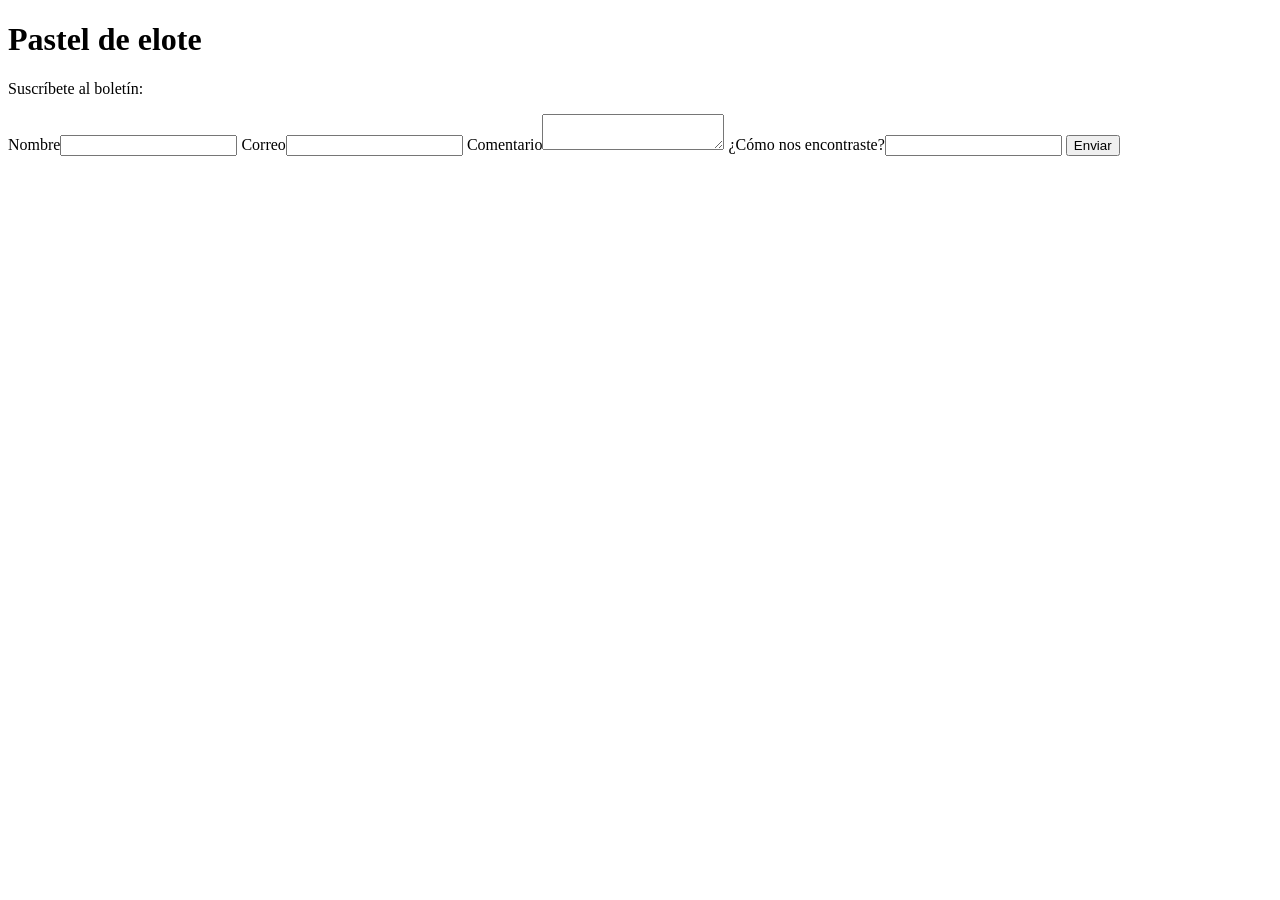
<file: tools/workday-autofill/tests/fixture-blog.html>
<!doctype html>
<html lang="es">
<head><meta charset="utf-8"><title>Recetas de la abuela</title></head>
<body>
<h1>Pastel de elote</h1>
<p>Suscríbete al boletín:</p>
<form onsubmit="return false">
  <label for="n">Nombre</label><input id="n">
  <label for="e">Correo</label><input id="e" type="email">
  <label for="c">Comentario</label><textarea id="c"></textarea>
  <label for="s">¿Cómo nos encontraste?</label><input id="s">
  <button type="button" id="go">Enviar</button>
</form>
</body>
</html>
</file>
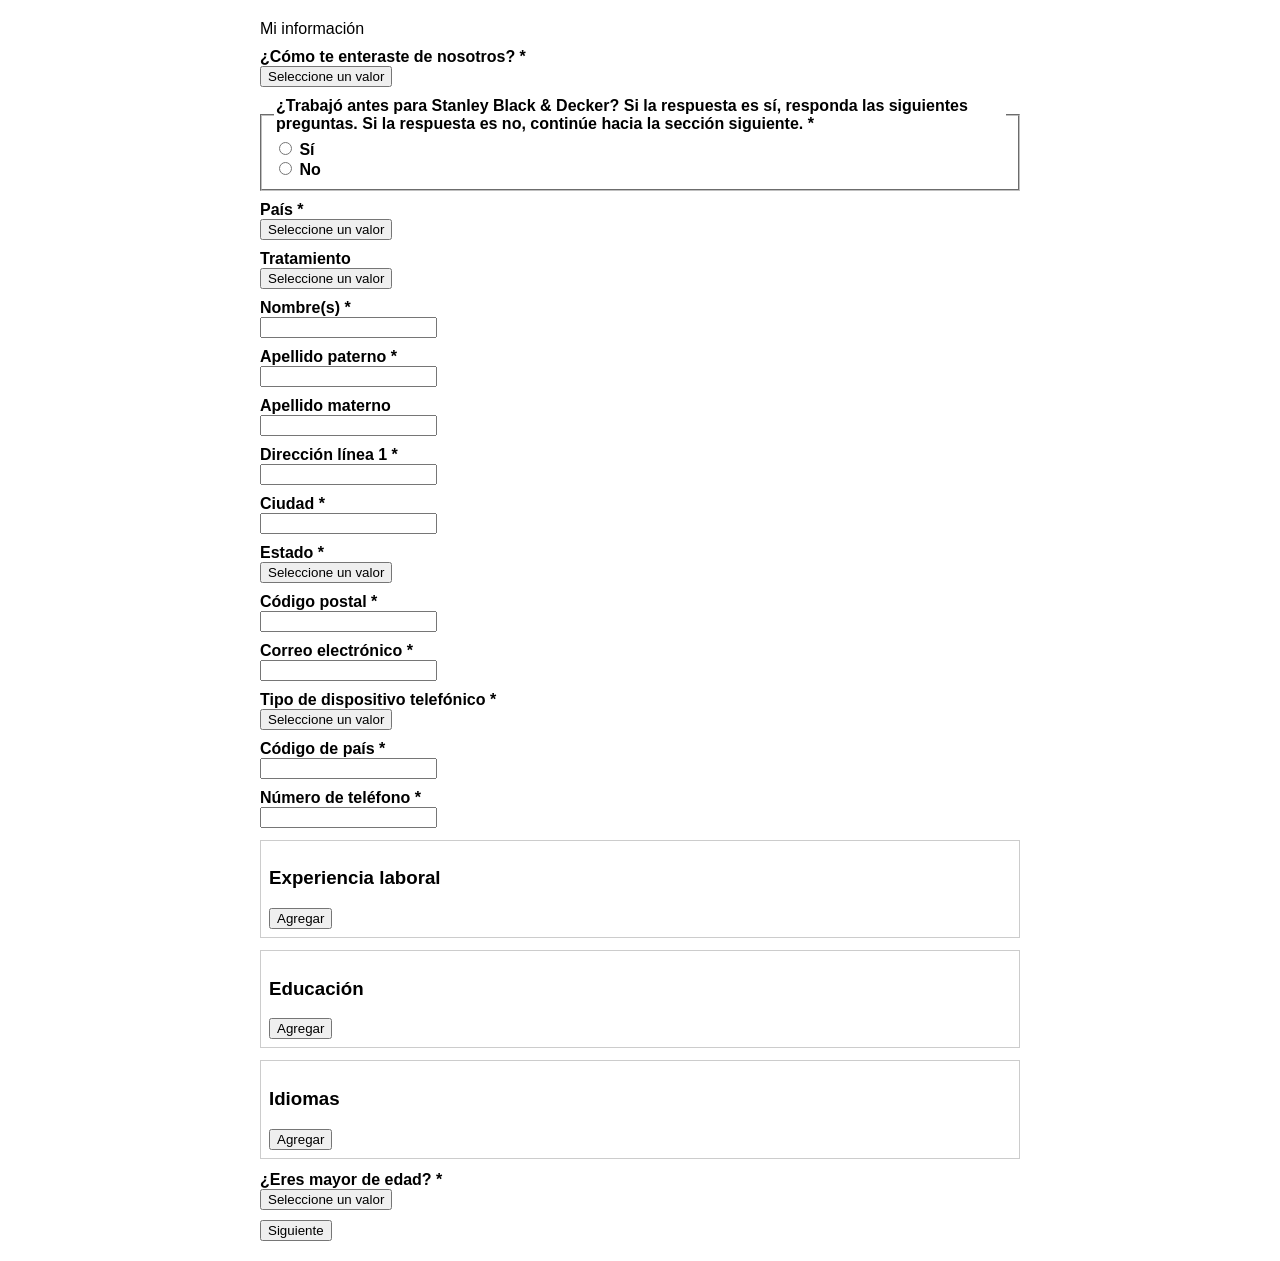
<file: tools/workday-autofill/tests/fixture-es.html>
<!doctype html>
<html lang="es">
<head>
<meta charset="utf-8">
<title>Fixture · Workday en español (layout antiguo)</title>
<!-- Variante: etiquetas en español, data-automation-id del layout antiguo
     (legalNameSection_firstName…), entradas repetibles SIN ids numerados
     (sólo títulos "Experiencia laboral 1") y botón "Agregar" sin aria-label. -->
<style>
  body { font-family: sans-serif; max-width: 760px; margin: 20px auto; }
  [data-automation-id^="formField"] { margin: 10px 0; }
  label, legend { display: block; font-weight: 600; }
  [data-automation-popup] { position: absolute; background: #fff; border: 1px solid #999; z-index: 10; }
  [role="option"], [data-automation-id="promptOption"] { padding: 3px 8px; cursor: pointer; }
  [data-automation-id="selectedItem"] { display: inline-block; background: #def; margin: 2px; padding: 2px 6px; }
  section { border: 1px solid #ccc; padding: 8px; margin: 12px 0; }
</style>
</head>
<body>
<div data-automation-id="applyFlowPage">
  <div data-automation-id="progressBarActiveStep">Mi información</div>

  <div data-automation-id="formField-how"><label for="how">¿Cómo te enteraste de nosotros? *</label>
    <button type="button" id="how" aria-haspopup="listbox" data-options="Bolsa de trabajo - OCC|Bolsa de trabajo - LinkedIn|Referido|Página de la empresa">Seleccione un valor</button></div>

  <fieldset data-automation-id="formField-prev"><legend>¿Trabajó antes para Stanley Black &amp; Decker? Si la respuesta es sí, responda las siguientes preguntas. Si la respuesta es no, continúe hacia la sección siguiente. *</legend>
    <label><input type="radio" name="prev" id="prev-si"> Sí</label><label><input type="radio" name="prev" id="prev-no"> No</label></fieldset>

  <div data-automation-id="formField-pais"><label for="pais">País *</label>
    <button type="button" id="pais" aria-haspopup="listbox" data-options="Estados Unidos|México|Canadá">Seleccione un valor</button></div>

  <div data-automation-id="formField-tt"><label for="tt">Tratamiento</label><button type="button" id="tt" aria-haspopup="listbox" data-options="Seleccione un valor|Miss|Mr|Mrs|Ms">Seleccione un valor</button></div>
  <div data-automation-id="formField-n1"><label for="n1">Nombre(s) *</label><input id="n1" data-automation-id="legalNameSection_firstName"></div>
  <div data-automation-id="formField-n2"><label for="n2">Apellido paterno *</label><input id="n2" data-automation-id="legalNameSection_lastName"></div>
  <div data-automation-id="formField-n3"><label for="n3">Apellido materno</label><input id="n3" data-automation-id="legalNameSection_secondaryLastName"></div>
  <div data-automation-id="formField-a1"><label for="a1">Dirección línea 1 *</label><input id="a1" data-automation-id="addressSection_addressLine1"></div>
  <div data-automation-id="formField-a2"><label for="a2">Ciudad *</label><input id="a2" data-automation-id="addressSection_city"></div>
  <div data-automation-id="formField-a3"><label for="a3">Estado *</label>
    <button type="button" id="a3" aria-haspopup="listbox" data-virtual="6" data-options="Seleccione un valor|Aguascalientes|Baja California|Baja California Sur|Campeche|Chiapas|Chihuahua|Ciudad de México|Coahuila|Colima|Durango|Estado de México|Guanajuato|Guerrero|Hidalgo|Jalisco|Michoacán|Morelos|Nayarit|Nuevo León|Oaxaca|Puebla|Querétaro|Quintana Roo|San Luis Potosí|Sinaloa|Sonora|Tabasco|Tamaulipas|Tlaxcala|Veracruz|Yucatán|Zacatecas">Seleccione un valor</button></div>
  <div data-automation-id="formField-a4"><label for="a4">Código postal *</label><input id="a4" data-automation-id="addressSection_postalCode"></div>
  <div data-automation-id="formField-e"><label for="e">Correo electrónico *</label><input id="e" data-automation-id="email"></div>
  <div data-automation-id="formField-t1"><label for="t1">Tipo de dispositivo telefónico *</label>
    <button type="button" id="t1" aria-haspopup="listbox" data-options="Casa|Móvil|Trabajo">Seleccione un valor</button></div>
  <div data-automation-id="formField-t2"><label>Código de país *</label>
    <div class="prompt" data-tree="phonees"><div data-automation-id="multiselectInputContainer"><input data-automation-id="searchBox" id="t2"></div></div></div>
  <div data-automation-id="formField-t3"><label for="t3">Número de teléfono *</label><input id="t3" data-automation-id="phone-number"></div>

  <section role="group" aria-labelledby="s-exp"><h3 id="s-exp">Experiencia laboral</h3><div class="entries"></div><button type="button" data-kind="exp">Agregar</button></section>
  <section role="group" aria-labelledby="s-edu"><h3 id="s-edu">Educación</h3><div class="entries"></div><button type="button" data-kind="edu">Agregar</button></section>
  <section role="group" aria-labelledby="s-lang"><h3 id="s-lang">Idiomas</h3><div class="entries"></div><button type="button" data-kind="lang">Agregar</button></section>

  <div data-automation-id="formField-q"><label for="q">¿Eres mayor de edad? *</label>
    <button type="button" id="q" aria-haspopup="listbox" data-options="Sí|No">Seleccione un valor</button></div>

  <button type="button" id="next">Siguiente</button>
</div>
<script>
  const dates = (lbl) => `<div data-automation-id="formField-d"><label>${lbl}</label><div data-automation-id="dateInputWrapper" data-strict="1">
      <input data-automation-id="dateSectionMonth-input" placeholder="MM" size="2"><input data-automation-id="dateSectionYear-input" placeholder="AAAA" size="4"></div></div>`;
  window.FIXTURE_TEMPLATES = {
    exp: (n, i) => `<div role="group" aria-labelledby="g${n}"><h4 id="g${n}">Experiencia laboral ${i}</h4>
      <div data-automation-id="formField-1"><label for="c${n}">Cargo *</label><input id="c${n}" class="cargo"></div>
      <div data-automation-id="formField-2"><label for="m${n}">Empresa *</label><input id="m${n}" class="empresa"></div>
      <div data-automation-id="formField-3"><input type="checkbox" id="k${n}" class="actual"><label for="k${n}">Actualmente trabajo aquí</label></div>
      ${dates('Desde *')}${dates('Hasta *')}
      <div data-automation-id="formField-4"><label for="d${n}">Descripción del puesto</label><textarea id="d${n}" class="desc"></textarea></div></div>`,
    edu: (n, i) => `<div role="group" aria-labelledby="g${n}"><h4 id="g${n}">Educación ${i}</h4>
      <div data-automation-id="formField-1"><label for="u${n}">Escuela o universidad *</label><input id="u${n}" class="uni"></div>
      <div data-automation-id="formField-2"><label for="t${n}">Título *</label><button type="button" id="t${n}" class="titulo" aria-haspopup="listbox" data-options="Bachillerato|Licenciatura|Maestría">Seleccione un valor</button></div>
      <div data-automation-id="formField-3"><label for="r${n}">Carrera</label><input id="r${n}" class="carrera"></div>
      <div data-automation-id="formField-4"><label for="p${n}">Promedio</label><input id="p${n}" class="prom"></div></div>`,
    lang: (n, i) => `<div role="group" aria-labelledby="g${n}"><h4 id="g${n}">Idiomas ${i}</h4>
      <div data-automation-id="formField-1"><label for="l${n}">Idioma *</label><button type="button" id="l${n}" class="idioma" aria-haspopup="listbox" data-options="Alemán|Español|Francés|Inglés">Seleccione un valor</button></div>
      <div data-automation-id="formField-2"><label for="v${n}">Nivel de dominio *</label><button type="button" id="v${n}" class="nivel" aria-haspopup="listbox" data-options="Básico|Intermedio|Avanzado|Nativo">Seleccione un valor</button></div></div>`,
  };
</script>
<script>window.EXTRA_TREES = { phonees: { '': ['Estados Unidos (+1)', 'México (+52)', 'Canadá (+1)'] } };</script>
<script src="fixture-widgets.js"></script>
</body>
</html>
</file>
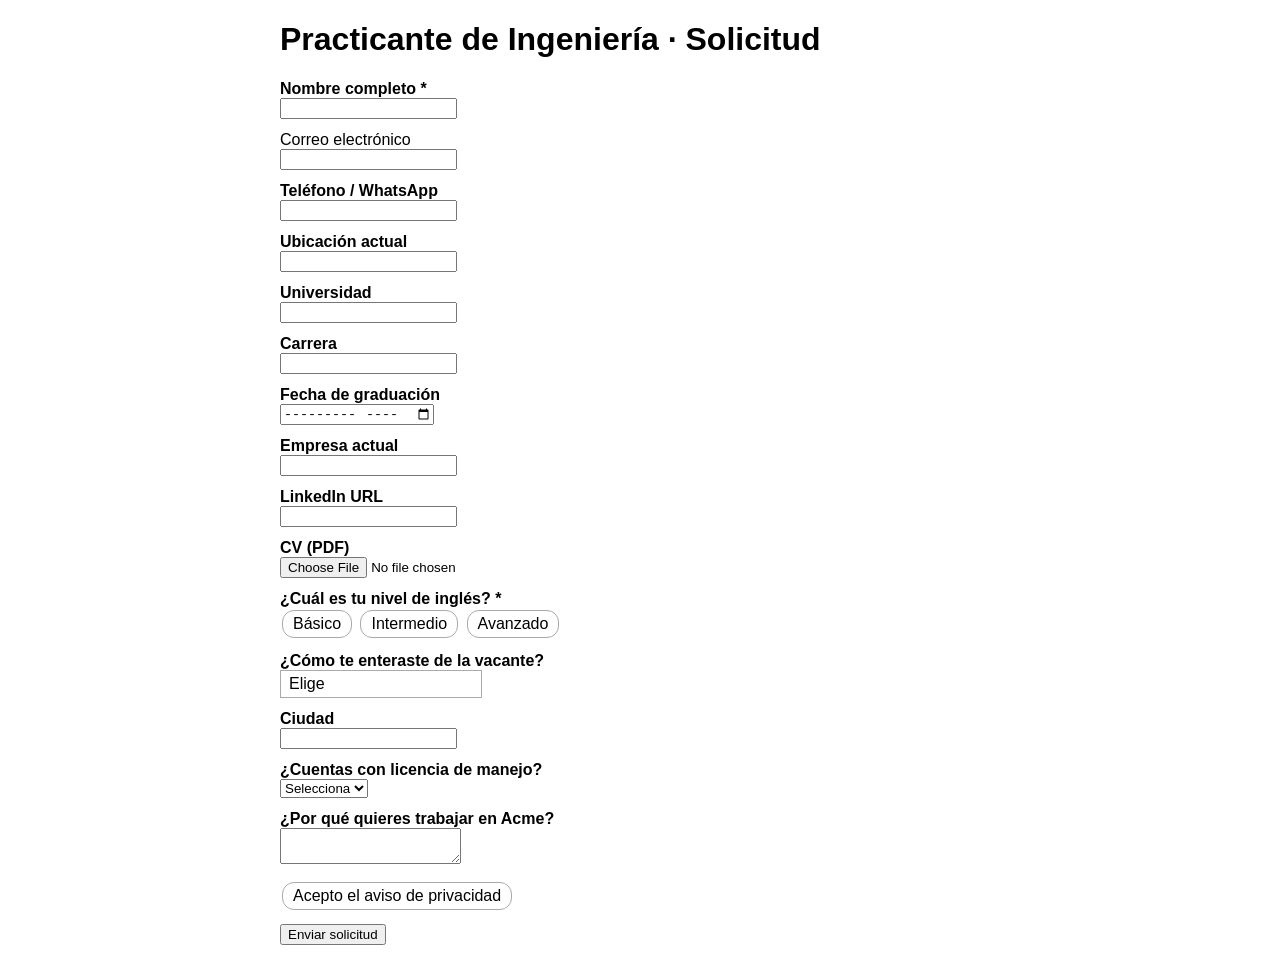
<file: tools/workday-autofill/tests/fixture-generic.html>
<!doctype html>
<html lang="es">
<head>
<meta charset="utf-8">
<title>Trabaja con nosotros · Acme</title>
<!-- Formulario propio de una empresa (no Workday): mezcla de patrones comunes
     en Greenhouse/Lever/Google Forms/sitios hechos a mano. -->
<style>
  body { font-family: sans-serif; max-width: 720px; margin: 20px auto; }
  .row { margin: 12px 0; }
  .row > label, .q { display: block; font-weight: 600; }
  .combo { position: relative; }
  .menu { position: absolute; background: #fff; border: 1px solid #999; z-index: 5; width: 100%; }
  .menu [role="option"] { padding: 4px 8px; cursor: pointer; }
  [role="radio"], [role="checkbox"] { display: inline-block; padding: 4px 10px; border: 1px solid #aaa; margin: 2px; cursor: pointer; border-radius: 12px; }
  [aria-checked="true"] { background: #cde; }
  .gf-list { border: 1px solid #aaa; display: inline-block; min-width: 200px; cursor: pointer; }
  .gf-list [role="option"] { padding: 4px 8px; }
  .gf-list[aria-expanded="false"] [role="option"]:not([aria-selected="true"]) { display: none; }
</style>
</head>
<body>
<h1>Practicante de Ingeniería · Solicitud</h1>
<form onsubmit="return false">
  <div class="row"><label for="fullname">Nombre completo *</label><input id="fullname" name="name" required></div>
  <div class="row"><div>Correo electrónico</div><input type="email" id="mail"></div>
  <div class="row"><label for="tel">Teléfono / WhatsApp</label><input type="tel" id="tel"></div>

  <div class="row"><label for="loc">Ubicación actual</label>
    <div class="combo" data-options="Monterrey, Nuevo León, México|San Nicolás de los Garza, Nuevo León, México|San Pedro Garza García, Nuevo León, México|Puebla, Puebla, México">
      <input id="loc" role="combobox" aria-autocomplete="list" aria-expanded="false" autocomplete="off"></div></div>

  <div class="row"><label for="uni">Universidad</label>
    <div class="combo rs" data-options="Instituto Tecnológico de Monterrey|Universidad Autónoma de Nuevo León|Universidad Iberoamericana Puebla|Universidad de las Américas Puebla">
      <div class="select__single-value"></div><input id="uni" role="combobox" aria-autocomplete="list" autocomplete="off"></div></div>

  <div class="row"><label for="carrera">Carrera</label><input id="carrera"></div>
  <div class="row"><label for="grad">Fecha de graduación</label><input type="month" id="grad"></div>
  <div class="row"><label for="emp">Empresa actual</label><input id="emp"></div>
  <div class="row"><label for="li">LinkedIn URL</label><input id="li" type="url"></div>
  <div class="row"><label for="cv">CV (PDF)</label><input type="file" id="cv" name="resume" accept=".pdf"><span id="cv-name"></span></div>

  <div class="row">
    <div class="q" id="q-en">¿Cuál es tu nivel de inglés? *</div>
    <div role="radiogroup" aria-labelledby="q-en" aria-required="true">
      <div role="radio" aria-checked="false" aria-label="Básico" tabindex="0">Básico</div>
      <div role="radio" aria-checked="false" aria-label="Intermedio" tabindex="0">Intermedio</div>
      <div role="radio" aria-checked="false" aria-label="Avanzado" tabindex="0">Avanzado</div>
    </div>
  </div>

  <div class="row">
    <div class="q" id="q-src">¿Cómo te enteraste de la vacante?</div>
    <div class="gf-list" id="gf" role="listbox" aria-expanded="false" aria-labelledby="q-src">
      <div role="option" aria-selected="true">Elige</div>
      <div role="option" aria-selected="false">OCC Mundial</div>
      <div role="option" aria-selected="false">LinkedIn</div>
      <div role="option" aria-selected="false">Referido</div>
    </div>
  </div>

  <x-field id="xcity" label="Ciudad"></x-field>

  <div class="row"><label for="lic">¿Cuentas con licencia de manejo?</label>
    <select id="lic"><option value="">Selecciona</option><option>Sí</option><option>No</option></select></div>
  <div class="row"><label for="why">¿Por qué quieres trabajar en Acme?</label><textarea id="why"></textarea></div>

  <div class="row"><div role="checkbox" id="priv" aria-checked="false" tabindex="0">Acepto el aviso de privacidad</div></div>

  <button type="button" id="send">Enviar solicitud</button>
</form>

<script>
  window.__sent = 0;
  document.getElementById('send').addEventListener('click', () => window.__sent++);
  const strip = (s) => s.normalize('NFD').replace(/[̀-ͯ]/g, '').toLowerCase();

  // autocompletar: muestra sugerencias al escribir; react-select (.rs) limpia el input y muestra el valor al lado
  document.querySelectorAll('.combo').forEach((box) => {
    const input = box.querySelector('input');
    const all = box.dataset.options.split('|');
    let menu;
    const close = () => { menu?.remove(); menu = null; input.setAttribute('aria-expanded', 'false'); };
    input.addEventListener('input', () => {
      close();
      const q = strip(input.value.trim());
      if (!q) return;
      const hits = all.filter((o) => strip(o).split(/[ ,]+/).some((w) => w.startsWith(q.split(' ')[0])));
      if (!hits.length) return;
      menu = document.createElement('div');
      menu.className = 'menu';
      menu.setAttribute('role', 'listbox');
      for (const h of hits) {
        const o = document.createElement('div');
        o.setAttribute('role', 'option');
        o.textContent = h;
        o.addEventListener('mousedown', (e) => e.preventDefault());
        o.addEventListener('click', () => {
          if (box.classList.contains('rs')) { box.querySelector('.select__single-value').textContent = h; input.value = ''; }
          else input.value = h;
          close();
        });
        menu.appendChild(o);
      }
      box.appendChild(menu);
      input.setAttribute('aria-expanded', 'true');
    });
    input.addEventListener('blur', () => setTimeout(close, 150));
  });

  // radios / casillas ARIA (Google Forms)
  document.querySelectorAll('[role="radio"]').forEach((r) => r.addEventListener('click', () => {
    r.parentElement.querySelectorAll('[role="radio"]').forEach((x) => x.setAttribute('aria-checked', String(x === r)));
  }));
  document.querySelectorAll('[role="checkbox"]').forEach((c) => c.addEventListener('click', () => c.setAttribute('aria-checked', String(c.getAttribute('aria-checked') !== 'true'))));

  // lista de Google Forms: se despliega dentro de sí misma
  const gf = document.getElementById('gf');
  gf.addEventListener('click', (e) => {
    const opt = e.target.closest('[role="option"]');
    if (gf.getAttribute('aria-expanded') === 'true' && opt) {
      gf.querySelectorAll('[role="option"]').forEach((o) => o.setAttribute('aria-selected', String(o === opt)));
      gf.setAttribute('aria-expanded', 'false');
    } else gf.setAttribute('aria-expanded', 'true');
  });

  // web component con Shadow DOM
  customElements.define('x-field', class extends HTMLElement {
    connectedCallback() {
      const root = this.attachShadow({ mode: 'open' });
      root.innerHTML = `<div class="row"><label for="in" style="display:block;font-weight:600">${this.getAttribute('label')}</label><input id="in"></div>`;
    }
  });

  document.getElementById('cv').addEventListener('change', (e) => (document.getElementById('cv-name').textContent = [...e.target.files].map((f) => f.name).join(', ')));
</script>
</body>
</html>
</file>
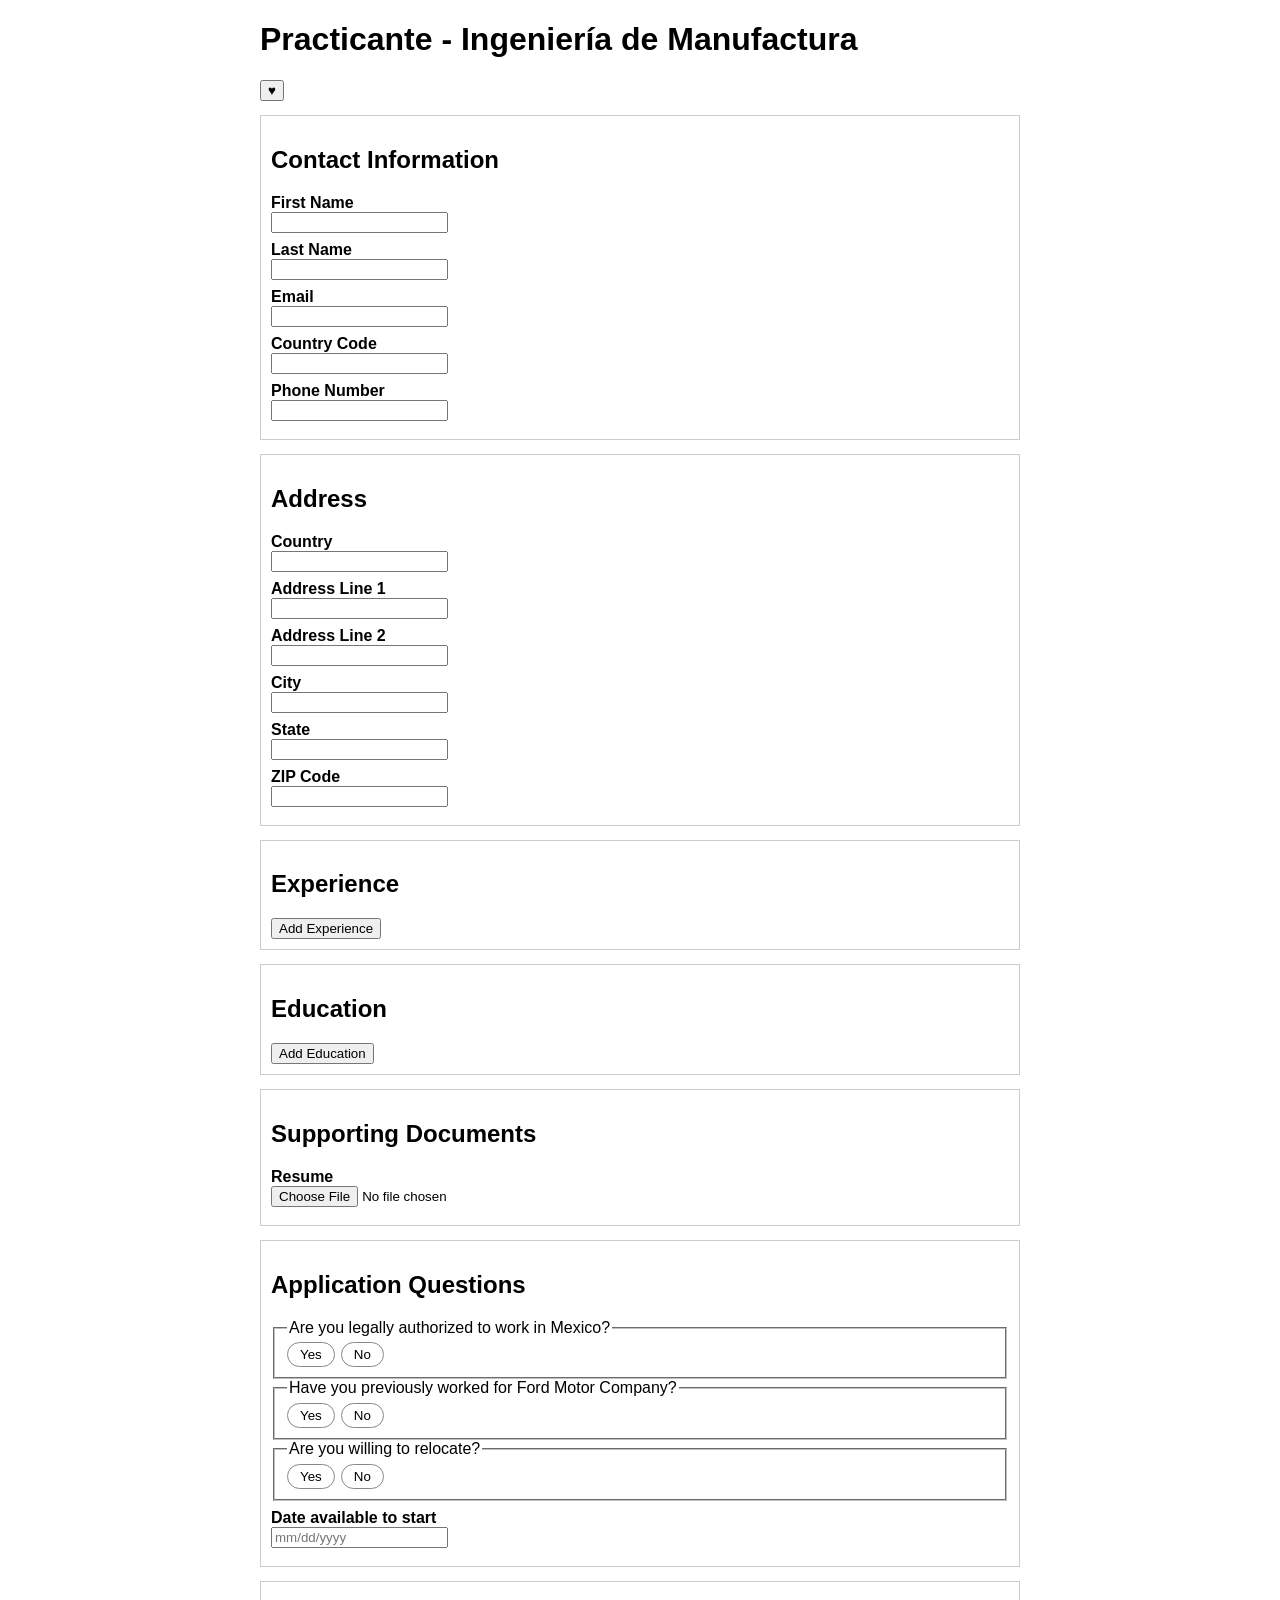
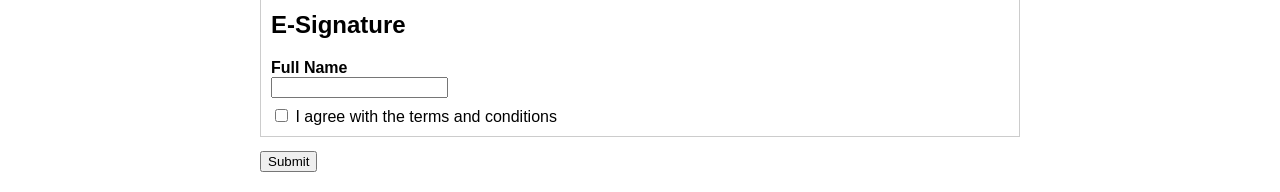
<file: tools/workday-autofill/tests/fixture-oracle.html>
<!doctype html>
<html lang="en">
<head>
<meta charset="utf-8">
<title>Ford Careers - Candidate Experience</title>
<!-- Imita Oracle Recruiting Cloud (Candidate Experience), que usa Ford:
     - experiencia/educación: "Add Experience" abre UN formulario con Save/Cancel; al guardar queda una tarjeta
     - preguntas Sí/No como botones "píldora" con aria-pressed
     - fechas como texto con placeholder mm/dd/yyyy o MM/YYYY
     - listas tipo oj-select-single: input role=combobox con menú flotante al escribir -->
<style>
  body { font-family: sans-serif; max-width: 760px; margin: 20px auto; }
  .apply-flow-block { border: 1px solid #ccc; padding: 10px; margin: 14px 0; }
  .input-row { margin: 8px 0; }
  .input-row__label { display: block; font-weight: 600; }
  .oj-listbox-drop { position: absolute; background: #fff; border: 1px solid #888; z-index: 9; min-width: 240px; }
  .oj-listbox-drop [role="option"] { padding: 4px 8px; cursor: pointer; }
  .cx-select-pill-section { border: 1px solid #888; border-radius: 14px; padding: 4px 12px; margin-right: 6px; background: #fff; cursor: pointer; }
  .cx-select-pill-section[aria-pressed="true"] { background: #1a5fb4; color: #fff; }
  .tile { background: #f2f6fb; padding: 6px 10px; margin: 6px 0; }
</style>
</head>
<body>
<h1>Practicante - Ingeniería de Manufactura</h1>
<button type="button" class="job-fav" aria-pressed="false" title="Save job">♥</button>

<div class="apply-flow-block"><h2>Contact Information</h2>
  <div class="input-row"><label class="input-row__label" for="firstName-1">First Name</label><input id="firstName-1" name="firstName" aria-required="true"></div>
  <div class="input-row"><label class="input-row__label" for="lastName-2">Last Name</label><input id="lastName-2" name="lastName" aria-required="true"></div>
  <div class="input-row"><label class="input-row__label" for="email-3">Email</label><input id="email-3" name="email" type="email"></div>
  <div class="input-row"><label class="input-row__label" for="cc-4">Country Code</label>
    <input id="cc-4" class="oj-inputsearch-input" role="combobox" aria-autocomplete="list" aria-haspopup="listbox" data-options="+1 United States|+52 Mexico|+49 Germany|+55 Brazil"></div>
  <div class="input-row"><label class="input-row__label" for="phone-5">Phone Number</label><input id="phone-5" name="phoneNumber" type="tel"></div>
</div>

<div class="apply-flow-block"><h2>Address</h2>
  <div class="input-row"><label class="input-row__label" for="ctry-6">Country</label>
    <input id="ctry-6" class="cx-select-input" role="combobox" readonly aria-haspopup="listbox" data-mode="select" data-options="Brazil|Canada|Mexico|United States"></div>
  <div class="input-row"><label class="input-row__label" for="addr1-7">Address Line 1</label><input id="addr1-7" name="addressLine1"></div>
  <div class="input-row"><label class="input-row__label" for="addr2-8">Address Line 2</label><input id="addr2-8" name="addressLine2"></div>
  <div class="input-row"><label class="input-row__label" for="city-9">City</label><input id="city-9" name="townOrCity"></div>
  <div class="input-row"><label class="input-row__label" for="st-10">State</label>
    <input id="st-10" role="combobox" aria-autocomplete="list" data-options="Coahuila|Jalisco|Nuevo León|Puebla|Sonora"></div>
  <div class="input-row"><label class="input-row__label" for="zip-11">ZIP Code</label><input id="zip-11" name="postalCode"></div>
</div>

<div class="apply-flow-block" id="exp-block"><h2>Experience</h2><div class="tiles"></div>
  <button type="button" class="add" data-kind="exp">Add Experience</button></div>

<div class="apply-flow-block" id="edu-block"><h2>Education</h2><div class="tiles"></div>
  <button type="button" class="add" data-kind="edu">Add Education</button></div>

<div class="apply-flow-block"><h2>Supporting Documents</h2>
  <div class="input-row"><label class="input-row__label" for="res-12">Resume</label><input type="file" id="res-12" name="resume"><span id="res-name"></span></div>
</div>

<div class="apply-flow-block"><h2>Application Questions</h2>
  <fieldset class="q" id="q1"><legend>Are you legally authorized to work in Mexico?</legend>
    <button type="button" class="cx-select-pill-section" aria-pressed="false">Yes</button><button type="button" class="cx-select-pill-section" aria-pressed="false">No</button></fieldset>
  <fieldset class="q" id="q2"><legend>Have you previously worked for Ford Motor Company?</legend>
    <button type="button" class="cx-select-pill-section" aria-pressed="false">Yes</button><button type="button" class="cx-select-pill-section" aria-pressed="false">No</button></fieldset>
  <fieldset class="q" id="q3"><legend>Are you willing to relocate?</legend>
    <button type="button" class="cx-select-pill-section" aria-pressed="false">Yes</button><button type="button" class="cx-select-pill-section" aria-pressed="false">No</button></fieldset>
  <div class="input-row"><label class="input-row__label" for="avail-13">Date available to start</label><input id="avail-13" placeholder="mm/dd/yyyy"></div>
</div>

<div class="apply-flow-block"><h2>E-Signature</h2>
  <div class="input-row"><label class="input-row__label" for="sig-14">Full Name</label><input id="sig-14" name="fullName"></div>
  <label><input type="checkbox" id="agree"> I agree with the terms and conditions</label>
</div>

<button type="button" id="submit">Submit</button>

<script>
  window.__submitted = 0;
  document.getElementById('submit').addEventListener('click', () => window.__submitted++);
  const strip = (s) => s.normalize('NFD').replace(/[̀-ͯ]/g, '').toLowerCase();

  // oj-select-single: menú flotante al escribir
  function wireCombo(input) {
    if (input.dataset.wired) return;
    input.dataset.wired = '1';
    const all = input.dataset.options.split('|');
    let drop;
    const close = () => { drop?.remove(); drop = null; };
    if (input.dataset.mode === 'select') {
      input.addEventListener('click', () => {
        if (drop) return close();
        drop = document.createElement('ul');
        drop.className = 'oj-listbox-drop';
        drop.setAttribute('role', 'listbox');
        drop.id = input.id + '-lb';
        input.setAttribute('aria-owns', drop.id);
        const r = input.getBoundingClientRect();
        drop.style.left = r.left + scrollX + 'px';
        drop.style.top = r.bottom + scrollY + 'px';
        for (const h of all) {
          const li = document.createElement('li');
          li.setAttribute('role', 'option');
          li.textContent = h;
          li.addEventListener('click', () => { input.value = h; close(); });
          drop.appendChild(li);
        }
        document.body.appendChild(drop);
      });
      document.addEventListener('keydown', (e) => e.key === 'Escape' && close());
      return;
    }
    input.addEventListener('input', () => {
      close();
      const toks = strip(input.value).split(/[^a-z0-9+]+/).filter((t) => t.length >= 2);
      const hits = all.filter((o) => toks.some((t) => strip(o).includes(t)));
      if (!hits.length) return;
      drop = document.createElement('ul');
      drop.className = 'oj-listbox-drop';
      drop.setAttribute('role', 'listbox');
      const r = input.getBoundingClientRect();
      drop.style.left = r.left + scrollX + 'px';
      drop.style.top = r.bottom + scrollY + 'px';
      for (const h of hits) {
        const li = document.createElement('li');
        li.setAttribute('role', 'option');
        li.textContent = h;
        li.addEventListener('mousedown', (e) => e.preventDefault());
        li.addEventListener('click', () => { input.value = h; input.dataset.chosen = h; close(); });
        drop.appendChild(li);
      }
      document.body.appendChild(drop);
    });
    input.addEventListener('blur', () => setTimeout(close, 150));
  }
  document.querySelectorAll('input[data-options]').forEach(wireCombo);

  // píldoras Sí/No
  document.addEventListener('click', (e) => {
    const b = e.target.closest('.cx-select-pill-section');
    if (!b) return;
    b.parentElement.querySelectorAll('.cx-select-pill-section').forEach((x) => x.setAttribute('aria-pressed', String(x === b)));
  });
  document.querySelector('.job-fav').addEventListener('click', (e) => e.currentTarget.setAttribute('aria-pressed', 'true'));

  // "Add Experience" / "Add Education": un formulario con Save/Cancel; al guardar queda una tarjeta
  let seq = 100;
  const monthOpts = ['Month', 'January', 'February', 'March', 'April', 'May', 'June', 'July', 'August', 'September', 'October', 'November', 'December'].map((m, i) => `<option value="${i || ''}">${m}</option>`).join('');
  const yearOpts = ['<option value="">Year</option>'].concat(Array.from({ length: 16 }, (_, i) => `<option>${2015 + i}</option>`)).join('');
  const FORMS = {
    exp: () => `
      <div class="input-row"><label class="input-row__label" for="jt-${seq}">Job Title</label><input id="jt-${seq}" name="jobTitle"></div>
      <div class="input-row"><label class="input-row__label" for="em-${seq}">Employer Name</label><input id="em-${seq}" name="employerName"></div>
      <div class="input-row"><label class="input-row__label" for="sd-${seq}">Start Date</label><input id="sd-${seq}" placeholder="mm/dd/yyyy"></div>
      <div class="input-row"><label class="input-row__label" for="ed-${seq}">End Date</label><input id="ed-${seq}" placeholder="mm/dd/yyyy"></div>
      <div class="input-row"><label class="input-row__label" for="rs-${seq}">Responsibilities</label><textarea id="rs-${seq}"></textarea></div>`,
    edu: () => `
      <div class="input-row"><label class="input-row__label" for="sc-${seq}">School</label>
        <input id="sc-${seq}" role="combobox" aria-autocomplete="list" data-options="Universidad Iberoamericana Puebla|Universidad Iberoamericana Ciudad de México|Universidad de las Américas Puebla|Tecnológico de Monterrey"></div>
      <div class="input-row"><label class="input-row__label" for="dg-${seq}">Degree</label>
        <select id="dg-${seq}"><option value=""></option><option>High School Diploma</option><option>Bachelor's Degree</option><option>Master's Degree</option></select></div>
      <div class="input-row"><label class="input-row__label" for="mj-${seq}">Major</label><input id="mj-${seq}"></div>
      <div class="input-row date-group"><span class="input-row__label">Start Date</span>
        <select aria-label="Month">${monthOpts}</select><select aria-label="Year">${yearOpts}</select></div>
      <div class="input-row date-group"><span class="input-row__label">End Date</span>
        <select aria-label="Month">${monthOpts}</select><select aria-label="Year">${yearOpts}</select></div>`,
  };
  document.querySelectorAll('button.add').forEach((btn) => btn.addEventListener('click', () => {
    const block = btn.closest('.apply-flow-block');
    if (block.querySelector('.entry-form')) return;
    const form = document.createElement('div');
    form.className = 'entry-form';
    setTimeout(() => {
      form.innerHTML = `<div class="fields">${FORMS[btn.dataset.kind]()}</div><div class="actions"><button type="button" class="cancel">Cancel</button><button type="button" class="save">Save</button></div>`;
      seq++;
      block.insertBefore(form, btn);
      btn.hidden = true;
      form.querySelectorAll('input[data-options]').forEach(wireCombo);
      form.querySelector('.cancel').onclick = () => { form.remove(); btn.hidden = false; };
      form.querySelector('.save').onclick = () => {
        const v = [...form.querySelectorAll('input, select, textarea')].map((x) => (x.tagName === 'SELECT' ? x.options[x.selectedIndex]?.text : x.value));
        if (!v[0]) return; // validación: el primer campo es obligatorio
        const tile = document.createElement('div');
        tile.className = 'tile';
        tile.textContent = v.filter((x) => x && !/^(Month|Year)$/.test(x)).join(' · ');
        block.querySelector('.tiles').appendChild(tile);
        form.remove();
        btn.hidden = false;
      };
    }, 250);
  }));

  document.getElementById('res-12').addEventListener('change', (e) => (document.getElementById('res-name').textContent = [...e.target.files].map((f) => f.name).join(', ')));
</script>
</body>
</html>
</file>
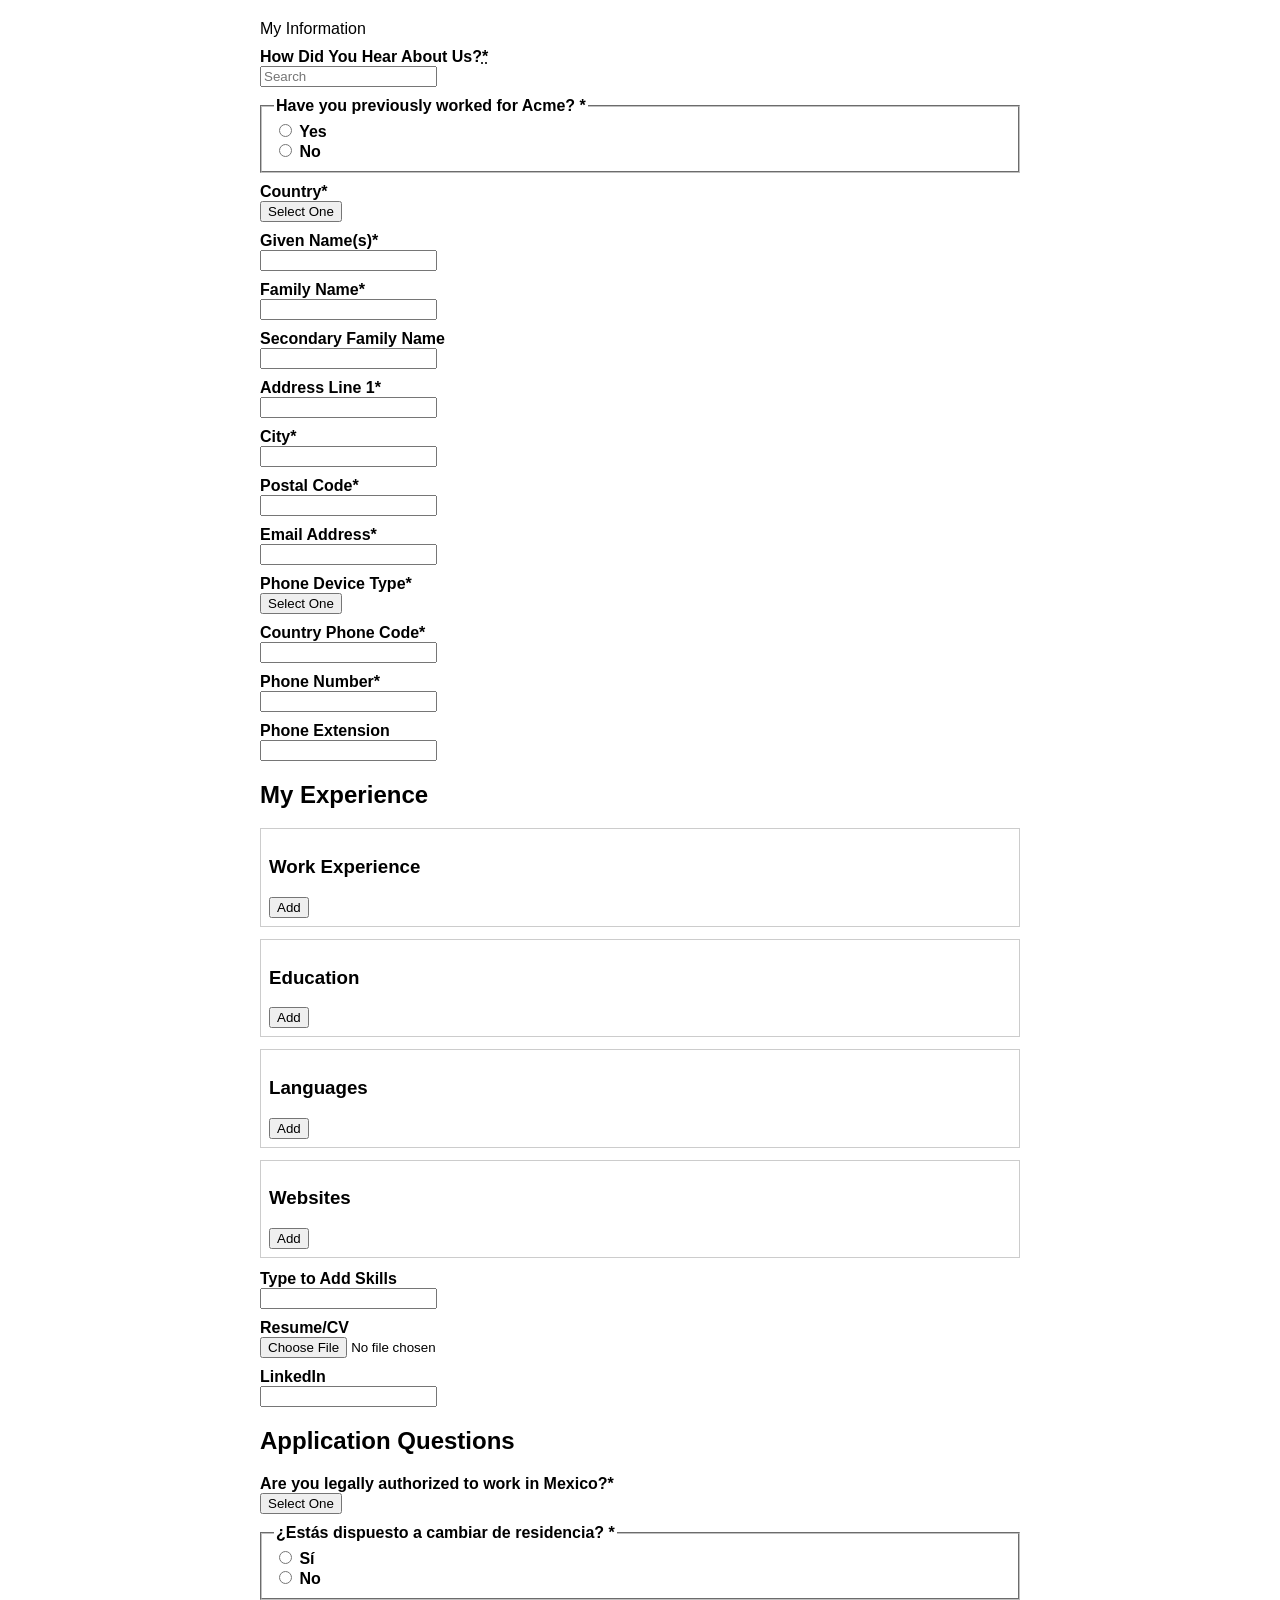
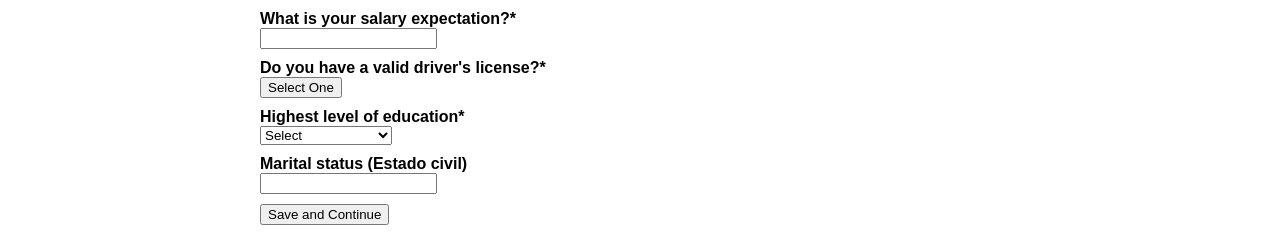
<file: tools/workday-autofill/tests/fixture-workday.html>
<!doctype html>
<html lang="en">
<head>
<meta charset="utf-8">
<title>Fixture · Workday-like application</title>
<!--
  Simulación de los widgets de Workday para probar la extensión sin una cuenta real:
  - Listas desplegables: <button aria-haspopup="listbox"> que abre un popup con [role=option]
  - Prompts con búsqueda: input[data-automation-id=searchBox] + Enter -> [data-automation-id=promptOption]
    (con categorías anidadas, como "How Did You Hear About Us?")
  - Fechas por segmento: dateSectionMonth-input / dateSectionYear-input
  - Secciones repetibles con botón "Add" que crea ids tipo workExperience-<n>--jobTitle
  - Al elegir país, la dirección se vuelve a renderizar (como Workday)
-->
<style>
  body { font-family: sans-serif; max-width: 760px; margin: 20px auto; }
  [data-automation-id^="formField"] { margin: 10px 0; }
  label, legend { display: block; font-weight: 600; }
  [data-automation-popup] { position: absolute; background: #fff; border: 1px solid #999; z-index: 10; max-height: 200px; overflow: auto; }
  [role="option"], [data-automation-id="promptOption"] { padding: 3px 8px; cursor: pointer; }
  [data-automation-id="selectedItem"] { display: inline-block; background: #def; margin: 2px; padding: 2px 6px; }
  section { border: 1px solid #ccc; padding: 8px; margin: 12px 0; }
</style>
</head>
<body>
<div data-automation-id="applyFlowPage">
  <div data-automation-id="progressBarActiveStep">My Information</div>

  <div data-automation-id="formField-source">
    <label>How Did You Hear About Us?<abbr title="required">*</abbr></label>
    <div class="prompt" data-tree="source"><div data-automation-id="multiselectInputContainer"><input data-automation-id="searchBox" id="source--source" placeholder="Search"></div></div>
  </div>

  <fieldset data-automation-id="formField-candidateIsPreviousWorker">
    <legend>Have you previously worked for Acme? *</legend>
    <label><input type="radio" name="candidateIsPreviousWorker" value="true" id="prev-yes"> Yes</label>
    <label><input type="radio" name="candidateIsPreviousWorker" value="false" id="prev-no"> No</label>
  </fieldset>

  <div data-automation-id="formField-country">
    <label for="country--country">Country*</label>
    <button type="button" id="country--country" aria-haspopup="listbox" data-options="United States of America|Mexico|Canada|Germany">Select One</button>
  </div>

  <div data-automation-id="formField-legalName--firstName"><label for="name--legalName--firstName">Given Name(s)*</label><input id="name--legalName--firstName" aria-required="true"></div>
  <div data-automation-id="formField-legalName--lastName"><label for="name--legalName--lastName">Family Name*</label><input id="name--legalName--lastName" aria-required="true"></div>
  <div data-automation-id="formField-legalName--secondaryLastName"><label for="name--legalName--secondaryLastName">Secondary Family Name</label><input id="name--legalName--secondaryLastName"></div>

  <div id="address-block"></div>

  <div data-automation-id="formField-email"><label for="email">Email Address*</label><input id="email" type="email"></div>

  <div data-automation-id="formField-phoneType">
    <label for="phoneNumber--phoneType">Phone Device Type*</label>
    <button type="button" id="phoneNumber--phoneType" aria-haspopup="listbox" data-options="Home|Mobile|Work">Select One</button>
  </div>
  <div data-automation-id="formField-countryPhoneCode">
    <label>Country Phone Code*</label>
    <div class="prompt" data-tree="phone"><div data-automation-id="multiselectInputContainer"><input data-automation-id="searchBox" id="phoneNumber--countryPhoneCode"></div></div>
  </div>
  <div data-automation-id="formField-phoneNumber"><label for="phoneNumber--phoneNumber">Phone Number*</label><input id="phoneNumber--phoneNumber"></div>
  <div data-automation-id="formField-extension"><label for="phoneNumber--extension">Phone Extension</label><input id="phoneNumber--extension"></div>

  <h2>My Experience</h2>
  <section role="group" aria-labelledby="we-h"><h3 id="we-h">Work Experience</h3><div class="entries"></div><button type="button" data-automation-id="add-button" aria-label="Add Work Experience" data-kind="workExperience">Add</button></section>
  <section role="group" aria-labelledby="ed-h"><h3 id="ed-h">Education</h3><div class="entries"></div><button type="button" data-automation-id="add-button" aria-label="Add Education" data-kind="education">Add</button></section>
  <section role="group" aria-labelledby="la-h"><h3 id="la-h">Languages</h3><div class="entries"></div><button type="button" data-automation-id="add-button" aria-label="Add Languages" data-kind="language">Add</button></section>
  <section role="group" aria-labelledby="ws-h"><h3 id="ws-h">Websites</h3><div class="entries"></div><button type="button" data-automation-id="add-button" aria-label="Add Websites" data-kind="webAddress">Add</button></section>

  <div data-automation-id="formField-skills">
    <label>Type to Add Skills</label>
    <div class="prompt" data-tree="skills"><div data-automation-id="multiselectInputContainer"><input data-automation-id="searchBox" id="skills--skills"></div></div>
  </div>

  <div data-automation-id="formField-resume">
    <label>Resume/CV</label>
    <input type="file" data-automation-id="file-upload-input-ref" id="resume-input">
    <div id="resume-name"></div>
  </div>

  <div data-automation-id="formField-linkedin"><label for="socialNetworkAccounts--linkedInAccount">LinkedIn</label><input id="socialNetworkAccounts--linkedInAccount"></div>

  <h2>Application Questions</h2>
  <div data-automation-id="formField-q1">
    <label for="q1">Are you legally authorized to work in Mexico?*</label>
    <button type="button" id="q1" aria-haspopup="listbox" data-options="Yes|No">Select One</button>
  </div>
  <fieldset data-automation-id="formField-q2"><legend>¿Estás dispuesto a cambiar de residencia? *</legend>
    <label><input type="radio" name="q2" id="q2y"> Sí</label><label><input type="radio" name="q2" id="q2n"> No</label>
  </fieldset>
  <div data-automation-id="formField-q3"><label for="q3">What is your salary expectation?*</label><input id="q3" aria-required="true"></div>
  <div data-automation-id="formField-q4"><label for="q4">Do you have a valid driver's license?*</label>
    <button type="button" id="q4" aria-haspopup="listbox" data-options="Yes|No">Select One</button></div>
  <div data-automation-id="formField-q5"><label for="q5">Highest level of education*</label>
    <select id="q5"><option value="">Select</option><option value="hs">High School</option><option value="ba">Bachelor's Degree</option><option value="ms">Master's Degree</option></select></div>
  <div data-automation-id="formField-q6"><label for="q6">Marital status (Estado civil)</label><input id="q6"></div>

  <button type="button" data-automation-id="bottom-navigation-next-button" id="next">Save and Continue</button>
</div>

<script src="fixture-widgets.js"></script>
</body>
</html>
</file>
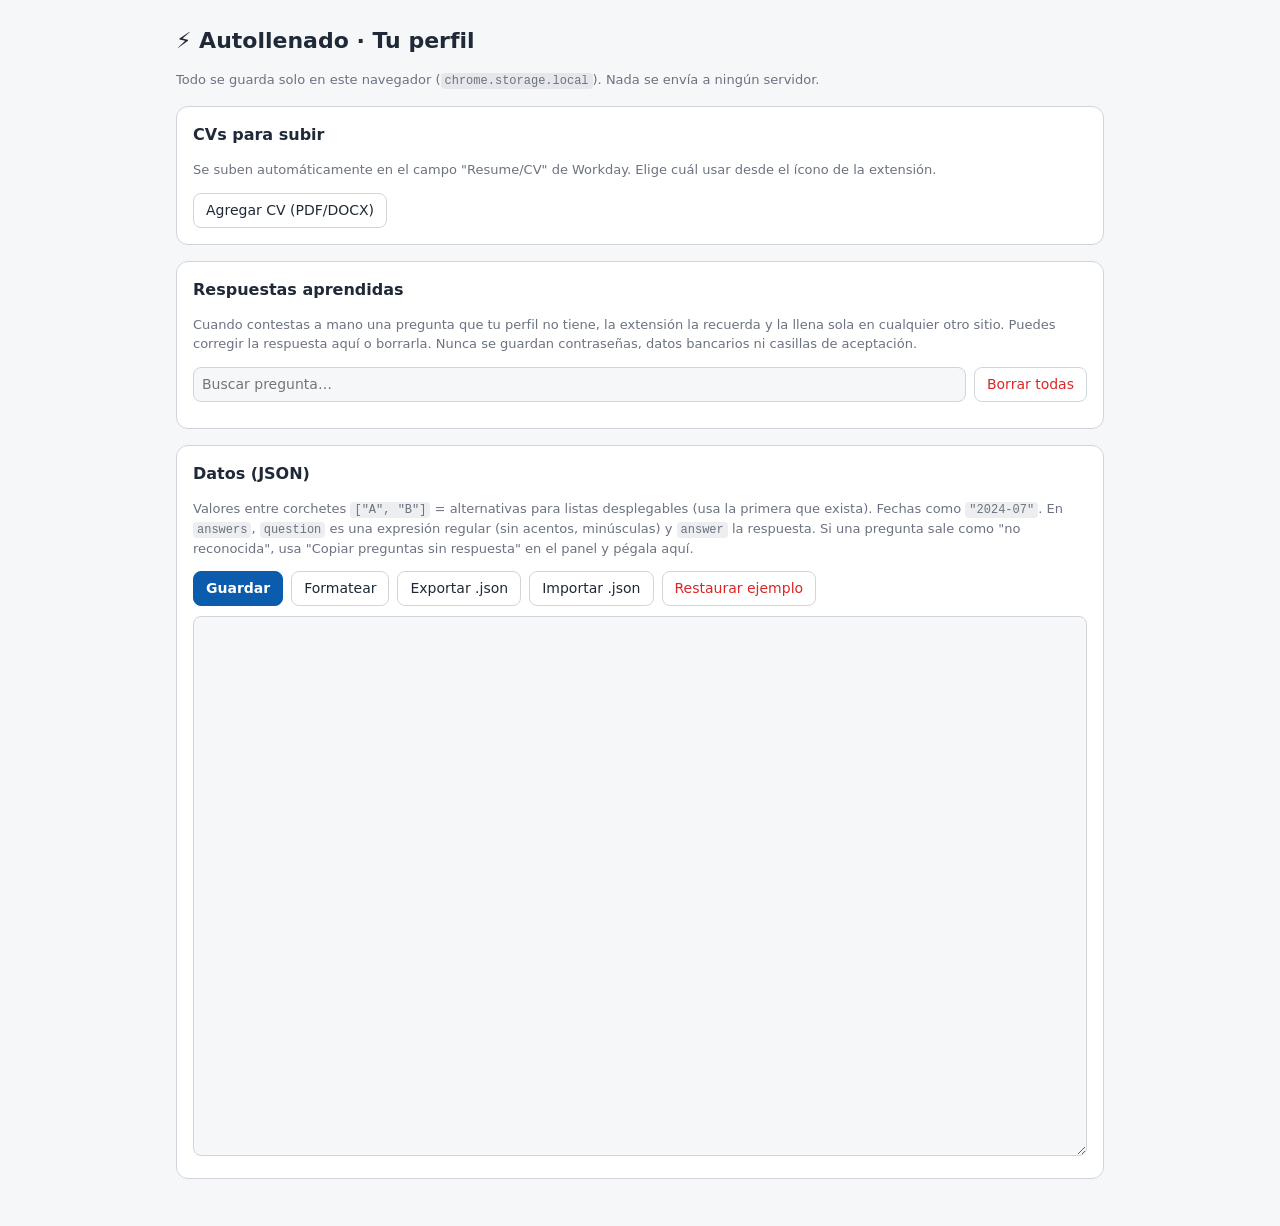
<file: tools/workday-autofill/src/options/options.html>
<!doctype html>
<html lang="es">
<head>
  <meta charset="utf-8">
  <meta name="viewport" content="width=device-width, initial-scale=1">
  <title>Autollenado · Perfil</title>
  <link rel="stylesheet" href="options.css">
</head>
<body>
  <main>
    <h1>⚡ Autollenado · Tu perfil</h1>
    <p class="muted">Todo se guarda solo en este navegador (<code>chrome.storage.local</code>). Nada se envía a ningún servidor.</p>

    <section>
      <h2>CVs para subir</h2>
      <p class="muted">Se suben automáticamente en el campo "Resume/CV" de Workday. Elige cuál usar desde el ícono de la extensión.</p>
      <ul id="resumes"></ul>
      <label class="btn">Agregar CV (PDF/DOCX)<input type="file" id="resumeFile" accept=".pdf,.doc,.docx" multiple hidden></label>
    </section>

    <section>
      <h2>Respuestas aprendidas</h2>
      <p class="muted">
        Cuando contestas a mano una pregunta que tu perfil no tiene, la extensión la recuerda y la llena sola en
        cualquier otro sitio. Puedes corregir la respuesta aquí o borrarla. Nunca se guardan contraseñas, datos bancarios
        ni casillas de aceptación.
      </p>
      <div class="toolbar">
        <input type="search" id="learnedFilter" placeholder="Buscar pregunta…">
        <button id="learnedClear" class="danger">Borrar todas</button>
      </div>
      <ul id="learned"></ul>
    </section>

    <section>
      <h2>Datos (JSON)</h2>
      <p class="muted">
        Valores entre corchetes <code>["A", "B"]</code> = alternativas para listas desplegables (usa la primera que exista).
        Fechas como <code>"2024-07"</code>. En <code>answers</code>, <code>question</code> es una expresión regular (sin acentos, minúsculas)
        y <code>answer</code> la respuesta. Si una pregunta sale como "no reconocida", usa "Copiar preguntas sin respuesta" en el panel y pégala aquí.
      </p>
      <div class="toolbar">
        <button id="save" class="primary">Guardar</button>
        <button id="format">Formatear</button>
        <button id="export">Exportar .json</button>
        <label class="btn">Importar .json<input type="file" id="importFile" accept=".json,application/json" hidden></label>
        <button id="reset" class="danger">Restaurar ejemplo</button>
        <span id="status"></span>
      </div>
      <ul id="warnings"></ul>
      <textarea id="editor" spellcheck="false"></textarea>
    </section>
  </main>
  <script src="options.js"></script>
</body>
</html>
</file>
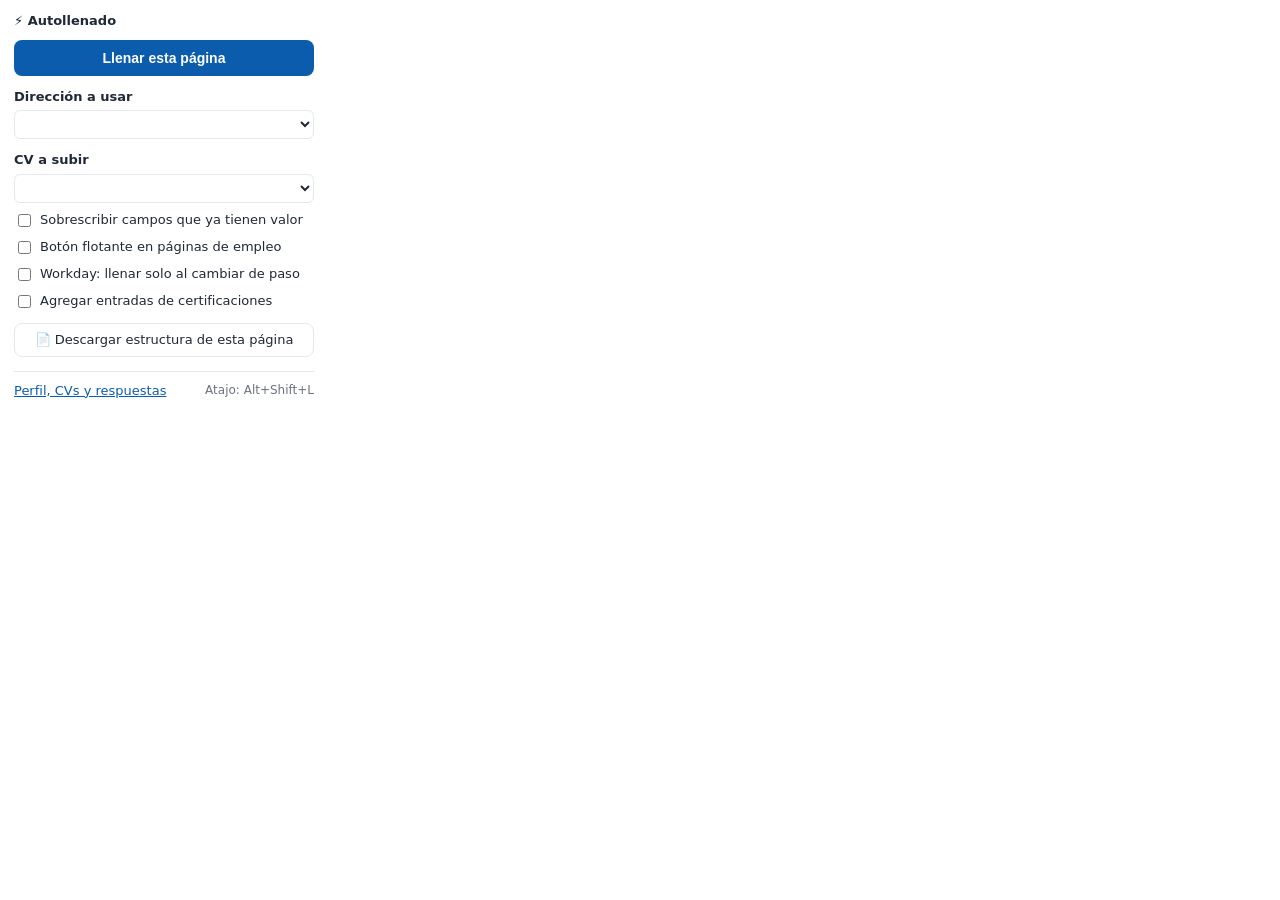
<file: tools/workday-autofill/src/popup/popup.html>
<!doctype html>
<html lang="es">
<head>
  <meta charset="utf-8">
  <link rel="stylesheet" href="popup.css">
</head>
<body>
  <header>
    <strong>⚡ Autollenado</strong>
    <span id="who" class="muted"></span>
  </header>

  <button id="fill" class="primary">Llenar esta página</button>
  <div id="result" class="result" hidden></div>

  <label class="field">Dirección a usar
    <select id="address"></select>
  </label>
  <label class="field">CV a subir
    <select id="resume"></select>
  </label>

  <label class="check"><input type="checkbox" id="overwrite"> Sobrescribir campos que ya tienen valor</label>
  <label class="check"><input type="checkbox" id="floatingButton"> Botón flotante en páginas de empleo</label>
  <label class="check"><input type="checkbox" id="autoOnStep"> Workday: llenar solo al cambiar de paso</label>
  <label class="check"><input type="checkbox" id="addCertifications"> Agregar entradas de certificaciones</label>

  <button id="export" class="secondary">📄 Descargar estructura de esta página</button>
  <footer>
    <a href="#" id="options">Perfil, CVs y respuestas</a>
    <span class="muted">Atajo: Alt+Shift+L</span>
  </footer>
  <script src="popup.js"></script>
</body>
</html>
</file>
<file: tools/workday-autofill/src/options/options.css>
:root { color-scheme: light dark; --bg: #f6f7f9; --card: #fff; --fg: #1f2937; --muted: #6b7280; --line: #d1d5db; --accent: #0b5cad; --warn: #b45309; --ok: #15803d; }
@media (prefers-color-scheme: dark) { :root { --bg: #18191b; --card: #232528; --fg: #e5e7eb; --muted: #9ca3af; --line: #3f444b; --accent: #3b82f6; --warn: #f59e0b; --ok: #22c55e; } }
* { box-sizing: border-box; }
body { margin: 0; background: var(--bg); color: var(--fg); font: 14px/1.5 "Segoe UI", system-ui, sans-serif; }
main { max-width: 960px; margin: 0 auto; padding: 24px 16px 48px; }
h1 { font-size: 22px; margin: 0 0 4px; }
h2 { font-size: 16px; margin: 0 0 6px; }
section { background: var(--card); border: 1px solid var(--line); border-radius: 12px; padding: 16px; margin-top: 16px; }
.muted { color: var(--muted); font-size: 13px; }
code { font-size: 12px; background: color-mix(in srgb, var(--fg) 8%, transparent); padding: 1px 4px; border-radius: 4px; }
.toolbar { display: flex; flex-wrap: wrap; gap: 8px; align-items: center; margin: 10px 0; }
button, .btn { border: 1px solid var(--line); background: var(--card); color: var(--fg); border-radius: 8px; padding: 6px 12px; cursor: pointer; font: inherit; display: inline-block; }
.primary { background: var(--accent); border-color: var(--accent); color: #fff; font-weight: 600; }
.danger { color: #dc2626; }
#status { font-size: 13px; }
#status.ok { color: var(--ok); } #status.err { color: #dc2626; }
textarea { width: 100%; min-height: 60vh; font: 12.5px/1.45 Consolas, "Cascadia Code", monospace; padding: 10px; border-radius: 8px; border: 1px solid var(--line); background: var(--bg); color: var(--fg); tab-size: 2; }
#warnings { margin: 0 0 8px; padding-left: 18px; color: var(--warn); font-size: 13px; }
#resumes { list-style: none; padding: 0; margin: 8px 0; }
#resumes li { display: flex; justify-content: space-between; align-items: center; gap: 8px; padding: 6px 8px; border: 1px solid var(--line); border-radius: 8px; margin-bottom: 6px; overflow-wrap: anywhere; }
#learned { list-style: none; padding: 0; margin: 8px 0 0; max-height: 50vh; overflow: auto; }
#learned li { display: grid; grid-template-columns: minmax(0, 1fr) minmax(0, 1fr) auto; gap: 8px; align-items: center; padding: 6px 8px; border-bottom: 1px solid var(--line); }
#learned li .q { overflow-wrap: anywhere; }
#learned li .q small { display: block; color: var(--muted); }
#learned li input { width: 100%; padding: 4px 6px; border-radius: 6px; border: 1px solid var(--line); background: var(--bg); color: var(--fg); font: inherit; }
#learnedFilter { padding: 6px 8px; border-radius: 8px; border: 1px solid var(--line); background: var(--bg); color: var(--fg); font: inherit; min-width: 0; flex: 1 1 200px; }
@media (max-width: 640px) { #learned li { grid-template-columns: 1fr; } }
</file>
<file: tools/workday-autofill/src/popup/popup.css>
:root { color-scheme: light dark; --bg: #fff; --fg: #1f2937; --muted: #6b7280; --line: #e5e7eb; --accent: #0b5cad; }
@media (prefers-color-scheme: dark) { :root { --bg: #1f2124; --fg: #e5e7eb; --muted: #9ca3af; --line: #374151; --accent: #3b82f6; } }
body { width: 300px; margin: 0; padding: 12px 14px; font: 13px/1.4 "Segoe UI", system-ui, sans-serif; background: var(--bg); color: var(--fg); }
header { display: flex; justify-content: space-between; align-items: baseline; margin-bottom: 10px; }
.muted { color: var(--muted); font-size: 12px; }
.primary { width: 100%; padding: 10px; border: 0; border-radius: 8px; background: var(--accent); color: #fff; font-size: 14px; font-weight: 600; cursor: pointer; }
.primary[disabled] { opacity: .7; cursor: progress; }
.result { margin: 8px 0 0; padding: 8px; border-radius: 8px; background: color-mix(in srgb, var(--accent) 12%, transparent); }
.result.err { background: color-mix(in srgb, #dc2626 15%, transparent); }
.field { display: block; margin-top: 12px; font-weight: 600; }
.field select { display: block; width: 100%; margin-top: 4px; padding: 5px; border-radius: 6px; border: 1px solid var(--line); background: var(--bg); color: var(--fg); }
.check { display: flex; gap: 6px; align-items: center; margin-top: 8px; }
footer { display: flex; justify-content: space-between; margin-top: 14px; padding-top: 10px; border-top: 1px solid var(--line); }
a { color: var(--accent); }
.secondary { width: 100%; margin-top: 12px; padding: 7px; border: 1px solid var(--line); border-radius: 8px; background: transparent; color: var(--fg); cursor: pointer; font: inherit; }
</file>
